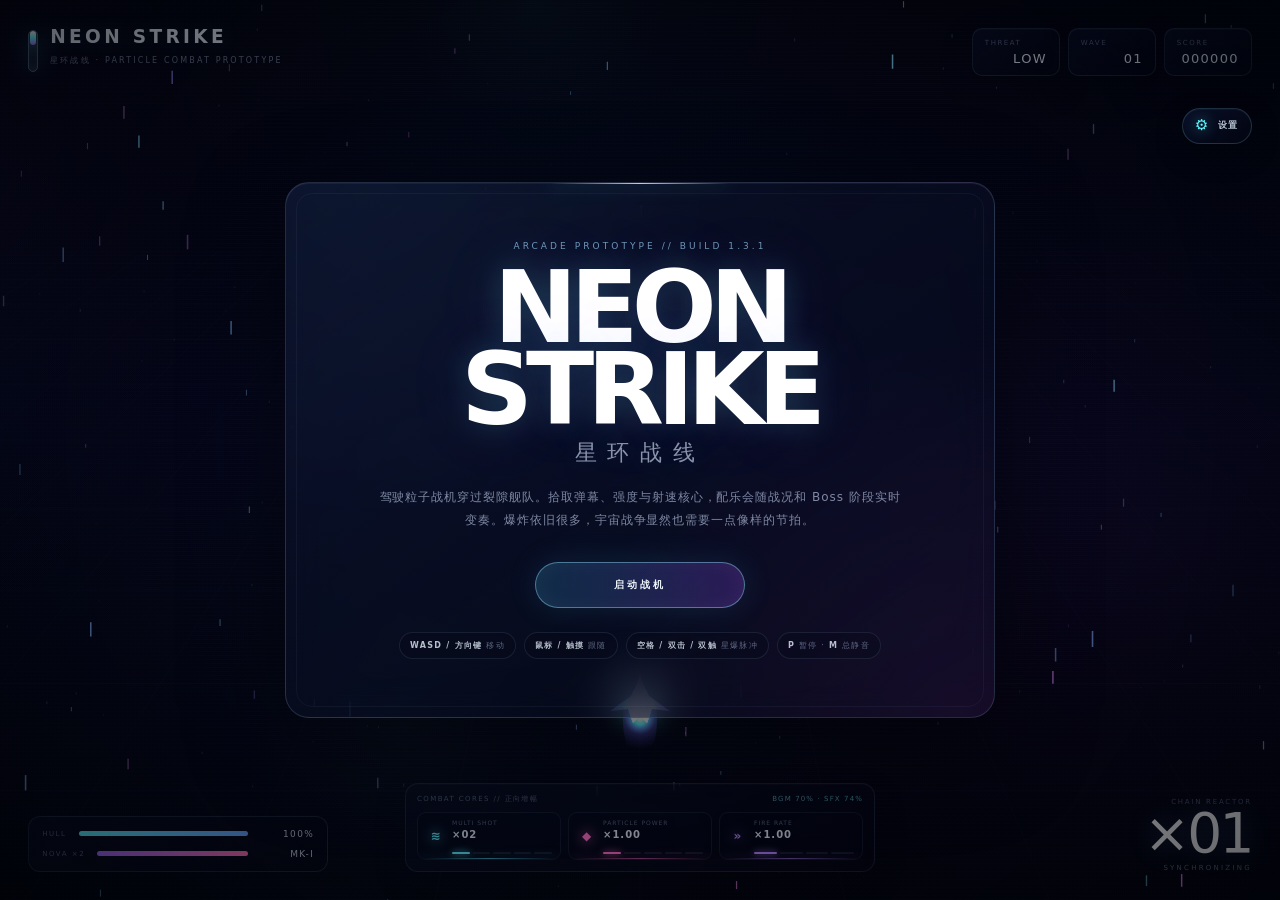
<file: index.html>
<!doctype html>
<html lang="zh-CN">
<head>
  <meta charset="utf-8">
  <meta name="viewport" content="width=device-width,initial-scale=1,viewport-fit=cover,interactive-widget=resizes-content">
  <meta name="theme-color" content="#02030b">
  <meta name="description" content="NEON STRIKE V2：粒子打击、程序化配乐、战斗 Buff、独立音频/震动/界面抖动设置、自适应分帧粒子调度与移动端视口稳定修复。">
  <title>NEON STRIKE V2 · Build 1.3.1</title>
  <style>
    html,body{width:100%;height:100%;margin:0;background:#02030b;color:#fff;font:14px system-ui,-apple-system,"Segoe UI",sans-serif;overflow:hidden}
    #boot{position:fixed;inset:0;display:grid;place-items:center;background:radial-gradient(circle at 50% 42%,#102354 0,#05091a 34%,#02030b 72%)}
    .loader{text-align:center;letter-spacing:.16em;text-transform:uppercase;color:#8eeaff;text-shadow:0 0 18px #16bfff}
    .loader:before{content:"";display:block;width:58px;height:58px;margin:0 auto 18px;border:2px solid #23456f;border-top-color:#82f7ff;border-radius:50%;animation:spin .8s linear infinite;box-shadow:0 0 24px #08bfff55}
    .fallback{display:block;margin-top:18px;color:#fff;text-transform:none;letter-spacing:0}
    @keyframes spin{to{transform:rotate(360deg)}}
  </style>
</head>
<body>
  <div id="boot"><div class="loader">正在装载星际战场<div class="fallback" id="status">校准移动视口与粒子调度器…</div></div></div>
  <script>
  (async()=>{
    const status=document.getElementById('status');
    const build='1.3.1-e721c8e1';
    try{
      const files=["neon-strike-v2/payload/p00.txt","neon-strike-v2/payload/p01.txt","neon-strike-v2/payload/p02.txt","neon-strike-v2/payload/p03.txt","neon-strike-v2/payload/p04.txt","neon-strike-v2/payload/p05.txt","neon-strike-v2/payload/p06.txt"].map(file=>`${file}?v=${build}`);
      const parts=[];
      for(let index=0;index<files.length;index++){
        status.textContent=`同步战斗模块 ${index+1}/${files.length}`;
        const response=await fetch(files[index],{cache:'no-store'});
        if(!response.ok) throw new Error(`${files[index]}: HTTP ${response.status}`);
        let part=await response.text();
        if(index===0) part=part.replace('LZroApzIoOw/MiBJzef','LproApzIoOw/MiCBDWf');
        parts.push(part);
      }
      if(typeof DecompressionStream==='undefined'){location.replace(`./neon-strike-v2/source.html?v=${build}`);return}
      status.textContent='启动跃迁引擎…';
      const bytes=Uint8Array.from(atob(parts.join('')),char=>char.charCodeAt(0));
      const html=await new Response(new Blob([bytes]).stream().pipeThrough(new DecompressionStream('gzip'))).text();
      document.open();document.write(html);document.close();
    }catch(error){
      console.error(error);
      document.getElementById('boot').innerHTML=`<div class="loader">载入失败<div class="fallback">${String(error.message||error)}</div><a class="fallback" href="./neon-strike-v2/source.html?v=${build}">打开备用游戏入口</a></div>`;
    }
  })();
  </script>
</body>
</html>
</file>
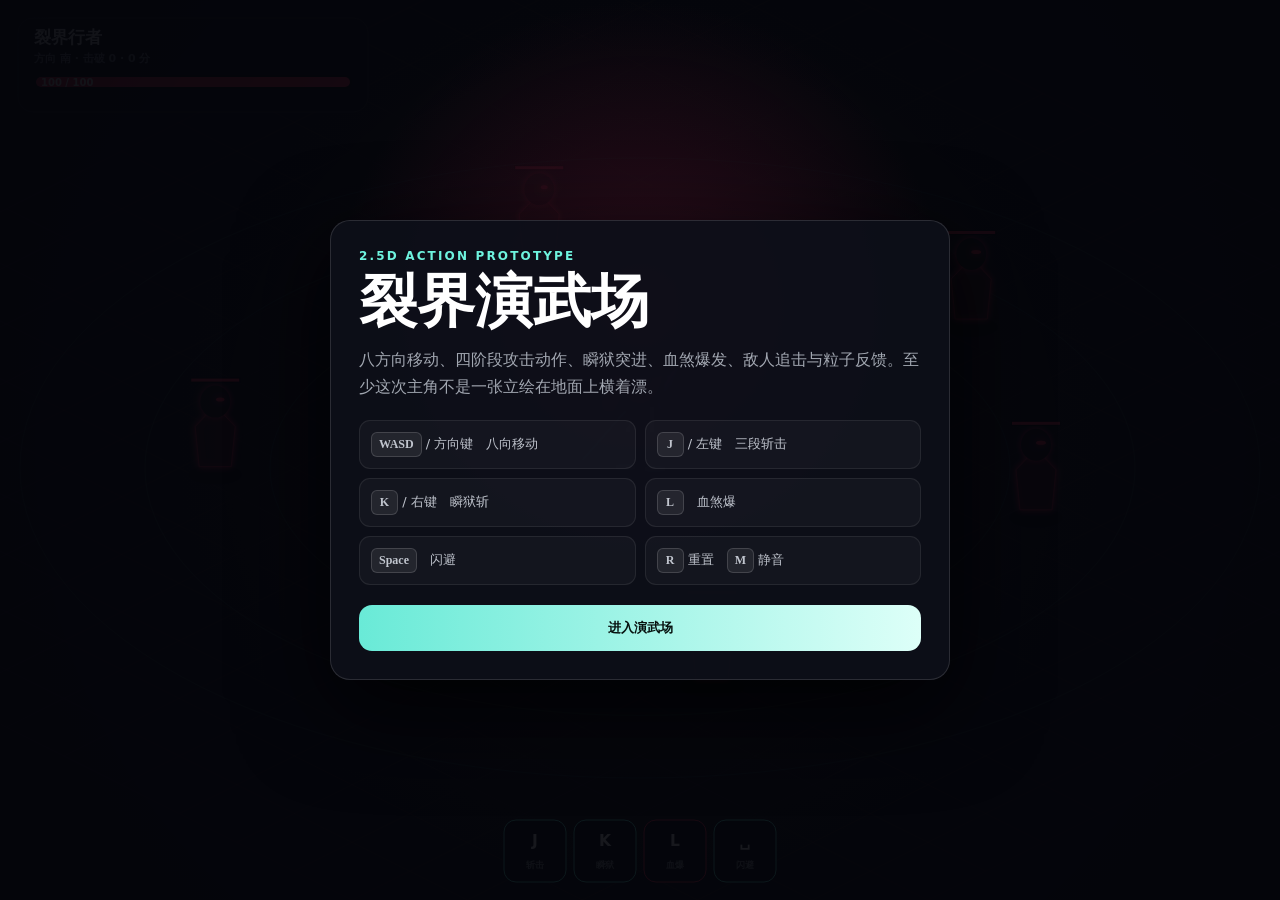
<file: ashen-blade-demo-live/index.html>
<!doctype html><html lang='zh-CN'><head><meta charset='utf-8'><meta name='viewport' content='width=device-width,initial-scale=1,maximum-scale=1,user-scalable=no,viewport-fit=cover'><meta name='theme-color' content='#05060b'><title>裂界演武场 · 2.5D Demo</title><style>*{box-sizing:border-box}html,body{width:100%;height:100%;margin:0;overflow:hidden;background:#05060b;color:#fff;font-family:Inter,system-ui,-apple-system,'Segoe UI','Microsoft YaHei',sans-serif}body{user-select:none;touch-action:none}canvas{display:block;width:100vw;height:100vh}.b{position:fixed;inset:0;z-index:5;display:grid;place-items:center;padding:22px;background:radial-gradient(circle at 50% 34%,#4a132599,transparent 35%),#05060be8;transition:.3s}.b.h{opacity:0;visibility:hidden;pointer-events:none}.c{width:min(620px,94vw);padding:28px;border:1px solid #ffffff20;border-radius:20px;background:#0d1019ed;box-shadow:0 28px 90px #000c}.e{font-size:12px;font-weight:900;letter-spacing:.18em;color:#6ef3de}h1{font-size:clamp(34px,7vw,58px);line-height:1;margin:9px 0 12px}.c p{line-height:1.7;color:#dfe6f0b5}.k{display:grid;grid-template-columns:1fr 1fr;gap:9px;margin:20px 0}.k div{padding:11px;border:1px solid #ffffff14;border-radius:11px;background:#ffffff08;color:#edf2fbc7;font-size:13px}kbd{display:inline-grid;place-items:center;min-width:27px;height:25px;padding:0 7px;border:1px solid #ffffff25;border-radius:6px;background:#ffffff12;font:800 12px ui-monospace}button{width:100%;padding:14px;border:0;border-radius:13px;background:linear-gradient(90deg,#69ead7,#ddfff8);color:#07110f;font-weight:950;cursor:pointer}@media(max-width:620px){.c{padding:22px 18px}.k{grid-template-columns:1fr}.k div:nth-child(n+5){display:none}}</style></head><body><canvas></canvas><div class='b'><div class='c'><div class='e'>2.5D ACTION PROTOTYPE</div><h1>裂界演武场</h1><p>八方向移动、四阶段攻击动作、瞬狱突进、血煞爆发、敌人追击与粒子反馈。至少这次主角不是一张立绘在地面上横着漂。</p><div class='k'><div><kbd>WASD</kbd> / 方向键　八向移动</div><div><kbd>J</kbd> / 左键　三段斩击</div><div><kbd>K</kbd> / 右键　瞬狱斩</div><div><kbd>L</kbd>　血煞爆</div><div><kbd>Space</kbd>　闪避</div><div><kbd>R</kbd> 重置　<kbd>M</kbd> 静音</div></div><button>进入演武场</button></div></div><script>(()=>{'use strict';const c=document.querySelector('canvas'),g=c.getContext('2d'),B=document.querySelector('.b'),btn=document.querySelector('button'),T=Math.PI*2,C=(v,a,b)=>Math.max(a,Math.min(b,v)),N=(x,y)=>{let l=Math.hypot(x,y)||1;return{x:x/l,y:y/l,l}},R=(a,b)=>a+Math.random()*(b-a);let w=innerWidth,h=innerHeight,d=Math.min(devicePixelRatio||1,2),z=1,ix=.72,iy=.36,go=0,last=performance.now(),sh=0,fl=0,fr=0,score=0,kills=0,mute=0,ac=null,parts=[],fx=[],en=[];const key=new Set,cam={x:0,y:0},p={x:0,y:0,dx:0,dy:1,hp:100,max:100,m:0,a:0,ad:.23,co:0,ct:0,cd:0,da:null,dc:0,bu:null,bc:0,ro:null,rc:0,iv:0,hit:0,dead:0};function rs(){w=innerWidth;h=innerHeight;d=Math.min(devicePixelRatio||1,2);c.width=w*d;c.height=h*d;c.style.width=w+'px';c.style.height=h+'px';g.setTransform(d,0,0,d,0,0);z=C(Math.min(w/1280,h/720),.62,1.2);ix=.72*z;iy=.36*z}addEventListener('resize',rs);rs();function P(x,y,q=0){return{x:w/2+(x-y)*ix-(cam.x-cam.y)*ix,y:h*.52+(x+y)*iy-(cam.x+cam.y)*iy-q*z}}function SW(x,y,s=1){return{x:(x/(2*ix)+y/(2*iy))*s,y:(y/(2*iy)-x/(2*ix))*s}}function snd(f=180,t=.08,ty='sawtooth',v=.025){if(mute)return;try{ac||=new AudioContext;let o=ac.createOscillator(),a=ac.createGain();o.type=ty;o.frequency.setValueAtTime(f,ac.currentTime);o.frequency.exponentialRampToValueAtTime(Math.max(35,f*.55),ac.currentTime+t);a.gain.setValueAtTime(v,ac.currentTime);a.gain.exponentialRampToValueAtTime(.0001,ac.currentTime+t);o.connect(a).connect(ac.destination);o.start();o.stop(ac.currentTime+t)}catch{}}function E(x,y,t=0){return{x,y,vx:0,vy:0,hp:t?110:72,max:t?110:72,r:t?29:24,t,ok:1,hit:0,st:0,wi:0,re:0,ph:Math.random()*T}}function reset(){Object.assign(p,{x:0,y:0,dx:0,dy:1,hp:100,m:0,a:0,co:0,ct:0,cd:0,da:null,dc:0,bu:null,bc:0,ro:null,rc:0,iv:1,hit:0,dead:0});parts=[];fx=[];en=[E(-360,-220),E(340,-210),E(-290,300),E(350,250,1),E(30,-430)];score=kills=0;cam.x=cam.y=0}reset();function I(){let x=(key.has('KeyD')||key.has('ArrowRight'))-(key.has('KeyA')||key.has('ArrowLeft')),y=(key.has('KeyS')||key.has('ArrowDown'))-(key.has('KeyW')||key.has('ArrowUp'));return N(x,y)}function pt(o){parts.push(Object.assign({x:0,y:0,q:0,vx:0,vy:0,vq:0,life:.5,age:0,s:3,col:'#fff',gr:180,dr:2,add:1},o))}function dust(x,y){for(let i=0;i<6;i++)pt({x:x+R(-16,16),y:y+R(-16,16),q:2,vx:R(-35,35),vy:R(-35,35),vq:R(8,34),life:R(.25,.5),s:R(7,15),col:'#725661',add:0,gr:30,dr:4})}function spark(x,y,sx,sy,b=0){for(let i=0;i<(b?28:13);i++){let a=Math.atan2(sy,sx)+R(-1.1,1.1),v=SW(Math.cos(a),Math.sin(a),R(b?180:100,b?480:290));pt({x,y,q:R(28,85),vx:v.x,vy:v.y,vq:R(20,190),life:R(.2,.58),s:R(1.5,b?6:4),col:i%3?'#6ff5df':'#ff3159',gr:260})}}function hit(e,n,sx,sy,b=0){if(!e.ok)return;e.hp-=n;e.hit=.13;e.st=b?.24:.11;let k=SW(sx,sy,b?350:170);e.vx+=k.x;e.vy+=k.y;spark(e.x,e.y,sx,sy,b);fx.push({t:'n',x:e.x,y:e.y,q:95,tx:String(n),age:0,life:.75,b});sh=Math.max(sh,b?14:7);fr=Math.max(fr,b?.035:.014);score+=n*10;snd(b?90:135,b?.12:.07,'square',b?.035:.02);if(e.hp<=0){e.ok=0;e.re=3.2;kills++;score+=e.t?1800:1000;fx.push({t:'r',x:e.x,y:e.y,age:0,life:.58,rad:135,col:'#ef3154'});for(let i=0;i<38;i++){let a=R(0,T),v=SW(Math.cos(a),Math.sin(a),R(80,390));pt({x:e.x,y:e.y,q:R(15,100),vx:v.x,vy:v.y,vq:R(20,210),life:R(.35,.9),s:R(2,7),col:i%3?'#d71c45':'#64f5df',gr:250})}}}function attack(){if(!go||p.dead||p.cd||p.da||p.ro||p.bu)return;p.co=p.ct?p.co%3+1:1;p.ct=.58;p.cd=p.co===3?.37:.24;p.ad=p.co===3?.29:.22;p.a=p.ad;let ra=p.co===3?210:165,dm=[0,18,21,33][p.co],b=p.co===3,H=P(p.x,p.y);for(const e of en){if(!e.ok)continue;let q=P(e.x,e.y),n=N(q.x-H.x,q.y-H.y);if(n.l<ra&&n.x*p.dx+n.y*p.dy>-.02)hit(e,dm,n.x,n.y,b)}fx.push({t:'s',x:p.x,y:p.y,q:54,ang:Math.atan2(p.dy,p.dx),age:0,life:b?.3:.22,b});snd(b?185:270,.1,'sawtooth',.03)}function dash(){if(!go||p.dead||p.dc||p.da||p.ro||p.bu)return;p.dc=3;p.da={x:p.dx,y:p.dy,t:0,d:.31,set:new Set};p.iv=.38;fx.push({t:'r',x:p.x,y:p.y,age:0,life:.38,rad:95,col:'#62f5df'});snd(130,.22,'sine',.035)}function burst(){if(!go||p.dead||p.bc||p.da||p.ro||p.bu)return;p.bc=6;p.bu={t:0,d:.68,f:0};snd(72,.36,'triangle',.035)}function fire(){let H=P(p.x,p.y);for(const e of en){if(!e.ok)continue;let q=P(e.x,e.y),n=N(q.x-H.x,q.y-H.y);if(n.l<285)hit(e,44,n.x,n.y,1)}fx.push({t:'r',x:p.x,y:p.y,age:0,life:.76,rad:310,col:'#f22c53'},{t:'v',x:p.x,y:p.y,q:60,age:0,life:.5});for(let i=0;i<85;i++){let a=R(0,T),v=SW(Math.cos(a),Math.sin(a),R(90,520));pt({x:p.x,y:p.y,q:R(10,120),vx:v.x,vy:v.y,vq:R(20,230),life:R(.3,.85),s:R(2,7),col:i%3?'#f12652':'#62f4df',gr:250})}sh=20;fl=.35;fr=.05;snd(58,.35,'sawtooth',.055)}function roll(){if(!go||p.dead||p.rc||p.da||p.ro||p.bu)return;let i=I(),x=i.l>1.01?i.x:p.dx,y=i.l>1.01?i.y:p.dy;p.rc=1.05;p.ro={x,y,t:0,d:.21};p.iv=.32;dust(p.x,p.y);snd(230,.1,'triangle',.02)}function hurt(n,sx,sy){if(p.iv||p.dead)return;p.hp=Math.max(0,p.hp-n);p.iv=.58;p.hit=.2;spark(p.x,p.y,sx,sy);sh=14;fl=.2;fx.push({t:'n',x:p.x,y:p.y,q:105,tx:'-'+n,age:0,life:.8});snd(85,.16,'square',.04);if(!p.hp){p.dead=1.6;fx.push({t:'m',tx:'灵魂重构中…',age:0,life:1.5})}}function UH(dt){for(const k of ['cd','ct','dc','bc','rc','iv','hit'])p[k]=Math.max(0,p[k]-dt);p.a=Math.max(0,p.a-dt);if(!p.ct)p.co=0;if(p.dead){p.dead-=dt;if(p.dead<=0){p.x=p.y=0;p.hp=100;p.iv=1;fl=.3}return}if(p.bu){p.bu.t+=dt;if(!p.bu.f&&p.bu.t>.28){p.bu.f=1;fire()}if(p.bu.t>=p.bu.d)p.bu=null;p.m=0;return}if(p.da){let q=p.da,t=q.t/q.d,s=1050+(520-1050)*t,v=SW(q.x,q.y,s*dt);p.x+=v.x;p.y+=v.y;q.t+=dt;p.m=1;p.dx=q.x;p.dy=q.y;dust(p.x,p.y);for(const e of en){if(!e.ok||q.set.has(e))continue;let a=P(e.x,e.y),b=P(p.x,p.y);if(Math.hypot(a.x-b.x,a.y-b.y)<84){q.set.add(e);hit(e,35,q.x,q.y,1)}}if(q.t>=q.d)p.da=null;return}if(p.ro){let q=p.ro,t=q.t/q.d,s=780+(360-780)*t,v=SW(q.x,q.y,s*dt);p.x+=v.x;p.y+=v.y;q.t+=dt;p.m=1;p.dx=q.x;p.dy=q.y;if(Math.random()<.55)dust(p.x,p.y);if(q.t>=q.d)p.ro=null;return}let i=I();p.m=i.l>1.01;if(p.m){p.dx=i.x;p.dy=i.y;let v=SW(i.x,i.y,275*dt*(p.a?.35:1));p.x+=v.x;p.y+=v.y;if(Math.random()<dt*10)dust(p.x,p.y)}p.x=C(p.x,-690,690);p.y=C(p.y,-690,690)}function UE(dt){for(const e of en){e.hit=Math.max(0,e.hit-dt);e.st=Math.max(0,e.st-dt);if(!e.ok){e.re-=dt;if(e.re<=0){let a=R(0,T),r=R(400,620);Object.assign(e,{x:Math.cos(a)*r,y:Math.sin(a)*r,hp:e.max,ok:1,hit:0,st:0,wi:0})}continue}if(e.st){e.x+=e.vx*dt;e.y+=e.vy*dt;e.vx*=.86;e.vy*=.86;continue}let a=P(p.x,p.y),b=P(e.x,e.y),n=N(a.x-b.x,a.y-b.y);if(e.wi){e.wi-=dt;if(e.wi<=0&&n.l<105)hurt(e.t?19:13,n.x,n.y)}else if(n.l<94){e.wi=.55;fx.push({t:'w',x:e.x,y:e.y,age:0,life:.55,rad:e.t?80:65})}else{let v=SW(n.x,n.y,(e.t?105:125)*dt);e.x+=v.x;e.y+=v.y}e.x+=e.vx*dt;e.y+=e.vy*dt;e.vx*=.9;e.vy*=.9}}function U(dt){if(!go)return;if(fr){fr=Math.max(0,fr-dt);return}UH(dt);UE(dt);for(const q of parts){q.age+=dt;q.x+=q.vx*dt;q.y+=q.vy*dt;q.q+=q.vq*dt;q.vq-=q.gr*dt;let a=Math.exp(-q.dr*dt);q.vx*=a;q.vy*=a;if(q.q<0){q.q=0;q.vq*=-.25}}parts=parts.filter(q=>q.age<q.life);for(const q of fx)q.age+=dt;fx=fx.filter(q=>q.age<q.life);cam.x+=(p.x-cam.x)*(1-Math.exp(-dt*5));cam.y+=(p.y-cam.y)*(1-Math.exp(-dt*5));sh*=Math.exp(-dt*13);fl=Math.max(0,fl-dt*1.8)}function el(x,y,rx,ry,col){g.beginPath();g.ellipse(x,y,rx,ry,0,0,T);g.fillStyle=col;g.fill()}function hero(){let q=P(p.x,p.y),a=Math.round(Math.atan2(p.dy,p.dx)/(Math.PI/4))*Math.PI/4,f=p.a?C(Math.floor((1-p.a/p.ad)*4),0,3):p.da?C(Math.floor(p.da.t/p.da.d*4),0,3):p.bu?C(Math.floor(p.bu.t/p.bu.d*4),0,3):p.m?Math.floor(performance.now()/90)%4:0,bob=p.m&&!p.a?Math.sin(performance.now()/70)*3:0,side=Math.cos(a),back=Math.sin(a)<-.35,sa=a+(p.a?[-1.15,-.35,.48,.9][f]:.72),len=p.a?[85,108,132,96][f]:108;g.save();g.translate(q.x,q.y+bob);g.scale(z,z);g.globalAlpha=p.dead?C(p.dead/1.6,.15,1):1;el(0,3,34,13,'#0009');g.lineCap='round';g.lineWidth=14;g.strokeStyle='#172249';g.beginPath();g.moveTo(-8,-58);g.lineTo(-12-(f%2)*4,-25);g.lineTo(-14,0);g.moveTo(8,-58);g.lineTo(12+(f%2)*4,-25);g.lineTo(14,0);g.stroke();g.lineWidth=5;g.strokeStyle='#dce7ff';g.beginPath();g.moveTo(-22,-1);g.lineTo(-7,-1);g.moveTo(7,1);g.lineTo(23,1);g.stroke();g.fillStyle='#172249';g.beginPath();g.moveTo(-22,-66);g.lineTo(0,-58);g.lineTo(22,-66);g.lineTo(18,-37);g.lineTo(0,-30);g.lineTo(-18,-37);g.closePath();g.fill();g.fillStyle='#e7eef9';g.fillRect(-14,-61,4,25);g.fillRect(10,-61,4,25);g.save();g.translate(side*8,-72);g.rotate(sa);g.fillStyle='#0c1019';g.fillRect(-8,-5,19,10);let gr=g.createLinearGradient(10,0,len,0);gr.addColorStop(0,'#3d4658');gr.addColorStop(.5,'#171a25');gr.addColorStop(1,'#05060a');g.fillStyle=gr;g.beginPath();g.moveTo(8,-10);g.lineTo(len-18,-14);g.lineTo(len,0);g.lineTo(len-18,14);g.lineTo(8,10);g.closePath();g.fill();g.strokeStyle='#52e9d6';g.lineWidth=2;g.beginPath();g.moveTo(22,1);g.lineTo(len-23,1);g.stroke();g.restore();g.lineWidth=15;g.strokeStyle='#c87a5c';g.beginPath();g.moveTo(-17,-91);g.lineTo(-31,-64);g.stroke();g.lineWidth=18;g.strokeStyle='#25122f';g.shadowColor='#a83dff';g.shadowBlur=9;g.beginPath();g.moveTo(17,-91);g.lineTo(31,-62);g.stroke();g.shadowBlur=0;for(let i=0;i<5;i++){g.strokeStyle=`rgba(${100+i*20},${25+i*8},${145+i*15},${.7-i*.08})`;g.lineWidth=3;g.beginPath();g.moveTo(25,-76-i*2);g.quadraticCurveTo(42+i*2,-99-i*7,34+i*6,-116-i*8);g.stroke()}el(0,-96,22,31,'#c87a5c');g.strokeStyle='#7c392e';g.lineWidth=2;g.beginPath();g.moveTo(-12,-90);g.lineTo(-4,-72);g.moveTo(12,-90);g.lineTo(4,-72);g.stroke();el(side*2,-128,16,17,'#bd7358');for(let i=0;i<14;i++){let u=i/14*T,r=i%2?24:32;g.fillStyle='#f7e4c8';g.beginPath();g.moveTo(Math.cos(u)*5,-132+Math.sin(u)*5);g.lineTo(Math.cos(u-.18)*r,-132+Math.sin(u-.18)*r);g.lineTo(Math.cos(u+.18)*r,-132+Math.sin(u+.18)*r);g.closePath();g.fill()}if(!back)el(side*6,-128,2.7,1.7,'#ff5964');if(p.hit){g.globalCompositeOperation='screen';g.globalAlpha=p.hit*3;el(0,-76,60,80,'#fff')}g.restore()}function enemy(e){let q=P(e.x,e.y),t=performance.now()/1000+e.ph;g.save();g.translate(q.x,q.y);g.scale(z,z);el(0,3,e.r*1.1,10,'#0009');g.shadowColor='#e52c4e';g.shadowBlur=e.wi?18:6;g.fillStyle=e.hit?'#fff':'#35101c';g.beginPath();g.moveTo(-20,-45);g.lineTo(0,-66);g.lineTo(20,-45);g.lineTo(16,-5);g.lineTo(-16,-5);g.closePath();g.fill();g.strokeStyle='#b62745';g.stroke();el(0,-70,15,16,'#1b1019');el(5,-72,4+Math.sin(t*4),2,'#ff3157');g.shadowBlur=0;g.fillStyle='#000b';g.fillRect(-25,-94,50,5);g.fillStyle='#ee3154';g.fillRect(-24,-93,48*C(e.hp/e.max,0,1),3);g.restore()}function floor(){g.fillStyle='#05060b';g.fillRect(0,0,w,h);let v=g.createRadialGradient(w/2,h*.46,20,w/2,h*.46,Math.max(w,h)*.66);v.addColorStop(0,'#1b131e');v.addColorStop(.48,'#0d0d16');v.addColorStop(1,'#04050a');g.fillStyle=v;g.fillRect(0,0,w,h);g.strokeStyle='#8a264622';for(let i=-800;i<=800;i+=80){let a=P(i,-800),b=P(i,800);g.beginPath();g.moveTo(a.x,a.y);g.lineTo(b.x,b.y);g.stroke();a=P(-800,i);b=P(800,i);g.beginPath();g.moveTo(a.x,a.y);g.lineTo(b.x,b.y);g.stroke()}let o=P(0,0);g.save();g.translate(o.x,o.y);g.scale(1,.5);g.strokeStyle='#6df6df33';for(let r=120;r<=620;r+=125){g.beginPath();g.arc(0,0,r*z,0,T);g.stroke()}g.restore()}function effects(layer){for(const e of fx){let t=e.age/e.life,q=e.x===undefined?0:P(e.x,e.y,e.q||0);if(e.t==='r'&&!layer){g.save();g.translate(q.x,q.y);g.scale(1,.5);g.strokeStyle=e.col;g.globalAlpha=1-t;g.lineWidth=(8-6*t)*z;g.beginPath();g.arc(0,0,e.rad*(1-(1-t)**3)*z,0,T);g.stroke();g.restore()}if(e.t==='w'&&!layer){g.save();g.translate(q.x,q.y);g.scale(1,.5);g.fillStyle=`rgba(240,37,76,${.08+t*.18})`;g.strokeStyle=`rgba(255,55,88,${.35+t*.6})`;g.lineWidth=2+4*t;g.beginPath();g.arc(0,0,e.rad*(1-t*.3)*z,0,T);g.fill();g.stroke();g.restore()}if(e.t==='s'&&layer){g.save();g.translate(q.x,q.y);g.rotate(e.ang);g.scale(1,.62);g.globalCompositeOperation='lighter';for(let j=0;j<4;j++){g.strokeStyle=j?`rgba(85,245,222,${(1-t)*.55})`:`rgba(250,255,255,${(1-t)*.85})`;g.lineWidth=(13-j*2.5)*z;g.beginPath();g.arc(35*z,0,(e.b?170:125)*z*(1-j*.06),-1.05,1.05);g.stroke()}g.restore()}if(e.t==='v'&&layer){let r=(1-(1-t)**3)*230*z,v=g.createRadialGradient(q.x,q.y,0,q.x,q.y,r);v.addColorStop(0,`rgba(255,245,248,${(1-t)*.6})`);v.addColorStop(.25,`rgba(244,35,75,${(1-t)*.42})`);v.addColorStop(.72,`rgba(88,247,222,${(1-t)*.14})`);v.addColorStop(1,'transparent');g.fillStyle=v;g.beginPath();g.arc(q.x,q.y,r,0,T);g.fill()}if(e.t==='n'&&layer){g.save();g.globalAlpha=1-t;g.textAlign='center';g.font=`900 ${(e.b?27:20)*z}px system-ui`;g.lineWidth=5;g.strokeStyle='#000c';g.strokeText(e.tx,q.x,q.y-25*t);g.fillStyle=e.b?'#fff0d7':'#fff';g.fillText(e.tx,q.x,q.y-25*t);g.restore()}if(e.t==='m'&&layer){g.save();g.globalAlpha=Math.sin(Math.PI*t);g.textAlign='center';g.font='900 38px system-ui';g.fillStyle='#fff';g.fillText(e.tx,w/2,h*.25);g.restore()}}}function particles(){for(const e of parts){let q=P(e.x,e.y,e.q),t=e.age/e.life;g.save();g.globalAlpha=(1-t)*.9;if(e.add)g.globalCompositeOperation='lighter';g.fillStyle=e.col;g.beginPath();g.arc(q.x,q.y,e.s*z*(1-t*.35),0,T);g.fill();g.restore()}}function UI(){let x=18,y=18,W=Math.min(350,w-36);g.fillStyle='#070911dc';g.strokeStyle='#ffffff18';g.beginPath();g.roundRect(x,y,W,94,15);g.fill();g.stroke();g.fillStyle='#fff';g.font='900 17px system-ui';g.fillText('裂界行者',x+16,y+25);let nm=['东','东南','南','西南','西','西北','北','东北'],a=Math.atan2(p.dy,p.dx);if(a<0)a+=T;g.fillStyle='#dce5f099';g.font='700 11px system-ui';g.fillText(`方向 ${nm[Math.round(a/(T/8))%8]} · 击破 ${kills} · ${score.toLocaleString()} 分`,x+16,y+44);g.fillStyle='#000b';g.beginPath();g.roundRect(x+16,y+57,W-32,14,7);g.fill();g.fillStyle='#ef3155';g.beginPath();g.roundRect(x+18,y+59,(W-36)*p.hp/p.max,10,5);g.fill();g.fillStyle='#fff';g.font='800 10px system-ui';g.fillText(`${Math.ceil(p.hp)} / ${p.max}`,x+23,y+68);let ar=[['J','斩击',p.cd,.37],['K','瞬狱',p.dc,3],['L','血爆',p.bc,6],['␣','闪避',p.rc,1.05]],s=C(62*z,52,68),gap=8,all=s*4+gap*3,sx=(w-all)/2,sy=h-s-18;ar.forEach((v,i)=>{let xx=sx+i*(s+gap);g.fillStyle='#080b12e8';g.strokeStyle=v[2]?'#ffffff18':i===2?'#ff3157':'#62f5df';g.beginPath();g.roundRect(xx,sy,s,s,12);g.fill();g.stroke();g.textAlign='center';g.fillStyle='#fff';g.font=`900 ${s*.25}px system-ui`;g.fillText(v[0],xx+s/2,sy+s*.42);g.font=`700 ${s*.14}px system-ui`;g.fillStyle='#dbe5efaa';g.fillText(v[1],xx+s/2,sy+s*.78);if(v[2]){g.fillStyle='#020309b9';g.fillRect(xx,sy,s,s*C(v[2]/v[3],0,1));g.fillStyle='#fff';g.font=`900 ${s*.25}px system-ui`;g.fillText(v[2].toFixed(v[2]<1?1:0),xx+s/2,sy+s*.5)}});g.textAlign='left'}function D(){g.setTransform(d,0,0,d,0,0);let x=sh?(Math.random()*2-1)*sh:0,y=sh?(Math.random()*2-1)*sh*.55:0;g.save();g.translate(x,y);floor();effects(0);let a=en.filter(e=>e.ok).map(e=>({d:e.x+e.y,e}));a.push({d:p.x+p.y,p:1});a.sort((a,b)=>a.d-b.d);for(const o of a)o.p?hero():enemy(o.e);particles();effects(1);g.restore();UI();if(fl){g.fillStyle=`rgba(255,235,240,${fl*.33})`;g.fillRect(0,0,w,h)}let v=g.createRadialGradient(w/2,h*.5,Math.min(w,h)*.2,w/2,h*.5,Math.max(w,h)*.72);v.addColorStop(0,'transparent');v.addColorStop(1,'#0009');g.fillStyle=v;g.fillRect(0,0,w,h)}function loop(n){let dt=Math.min(.033,(n-last)/1000);last=n;U(dt);D();requestAnimationFrame(loop)}requestAnimationFrame(loop);addEventListener('keydown',e=>{key.add(e.code);if(['Space','ArrowUp','ArrowDown','ArrowLeft','ArrowRight'].includes(e.code))e.preventDefault();if(e.code==='KeyJ')attack();if(e.code==='KeyK')dash();if(e.code==='KeyL')burst();if(e.code==='Space')roll();if(e.code==='KeyR')reset();if(e.code==='KeyM')mute=!mute});addEventListener('keyup',e=>key.delete(e.code));c.addEventListener('pointerdown',e=>{e.preventDefault();e.button===0?attack():dash()});c.addEventListener('contextmenu',e=>e.preventDefault());btn.onclick=()=>{go=1;B.classList.add('h');ac||=new AudioContext;snd(180,.12,'triangle',.02)}})();</script></body></html>
</file>
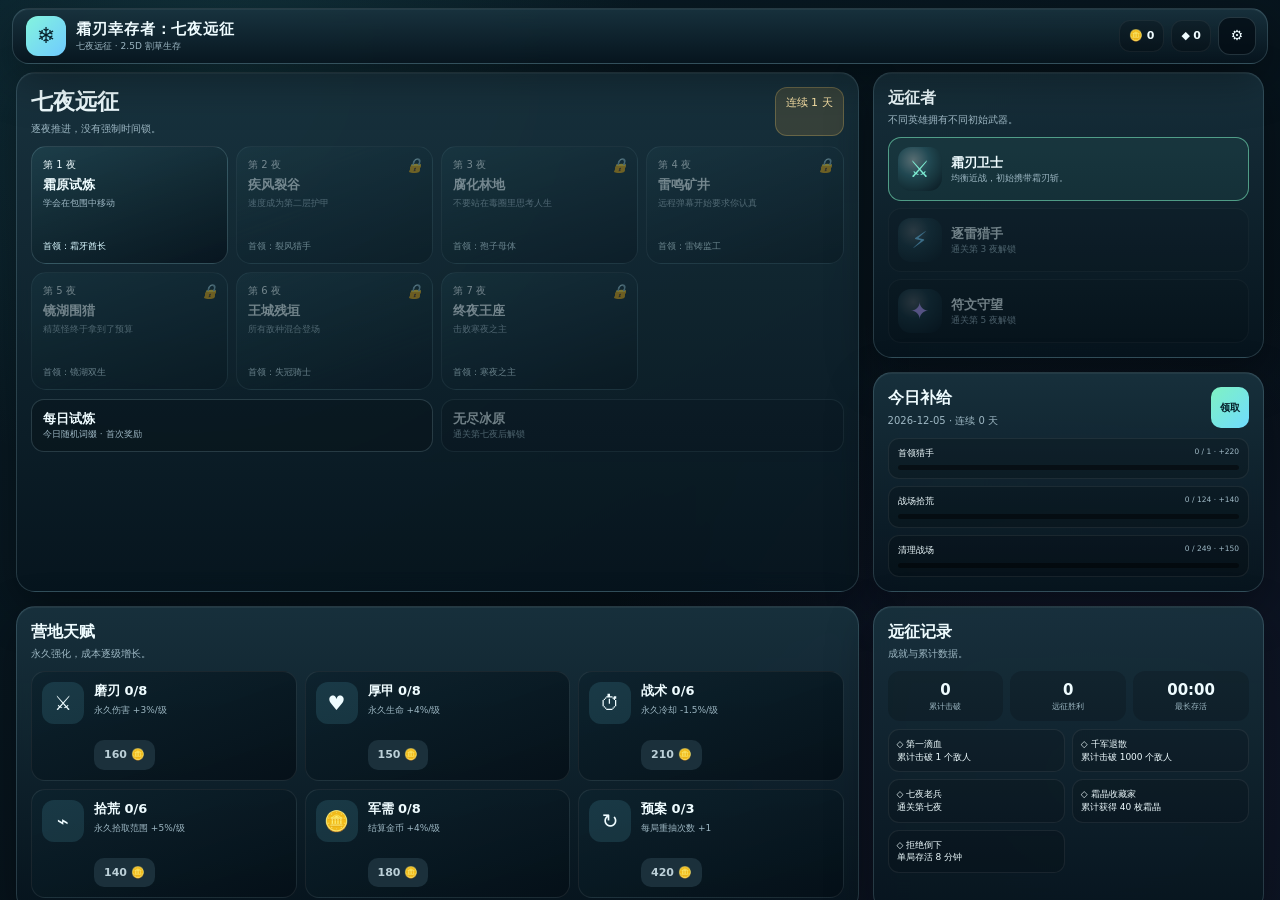
<file: frostblade-survivors/index.html>
<!doctype html>
<html lang="zh-CN">
<head>
  <meta charset="utf-8">
  <meta name="viewport" content="width=device-width,initial-scale=1,maximum-scale=1,user-scalable=no,viewport-fit=cover">
  <meta name="theme-color" content="#07141c">
  <meta name="description" content="霜刃幸存者：七夜远征。一款支持桌面与移动端的 2.5D 割草生存游戏。">
  <title>霜刃幸存者：七夜远征 · v1.3.2</title>
  <link rel="manifest" href="./manifest.webmanifest">
  <link rel="stylesheet" href="./styles.css?v=1.3.2">
  <link rel="stylesheet" href="./mobile-tuning-v1.3.2.css?v=1.3.2">
</head>
<body>
  <div id="app">
    <canvas id="gameCanvas" aria-label="霜刃幸存者游戏画面" data-i18n-aria="app.canvas"></canvas>

    <div id="orientationOverlay" class="orientation-overlay" hidden role="dialog" aria-modal="true" aria-labelledby="orientationTitle">
      <section class="orientation-card glass">
        <div class="orientation-phone" aria-hidden="true"><i></i><b>↻</b></div>
        <h2 id="orientationTitle" data-i18n="orientation.title">请横屏游玩</h2>
        <p data-i18n="orientation.desc">旋转设备后会自动切换回游戏。也可以尝试进入全屏并锁定横屏。</p>
        <button id="requestLandscapeButton" class="primary-button" type="button" data-i18n="orientation.enter">进入横屏</button>
        <small id="orientationStatus" data-i18n="orientation.waiting">等待设备旋转</small>
      </section>
    </div>

    <section id="menuScreen" class="screen active" aria-label="主菜单" data-i18n-aria="menu.aria">
      <header class="topbar glass">
        <div class="brand">
          <span class="brand-mark">❄</span>
          <div><strong data-i18n="app.title">霜刃幸存者</strong><small data-i18n="app.subtitle">七夜远征 · 2.5D 割草生存</small></div>
        </div>
        <div class="wallet">
          <span title="远征金币" data-i18n-title="wallet.coins">🪙 <b id="coinText">0</b></span>
          <span title="霜晶" data-i18n-title="wallet.shards">◆ <b id="shardText">0</b></span>
          <button id="openSettings" class="icon-button" type="button" aria-label="打开设置" data-i18n-aria="settings.open">⚙</button>
        </div>
      </header>

      <nav id="mobileMenuTabs" class="mobile-tabs glass" aria-label="主页切换" data-i18n-aria="menu.tabsAria">
        <button class="mobile-tab active" data-tab="campaign" type="button" data-i18n="menu.tab.campaign">远征</button>
        <button class="mobile-tab" data-tab="profile" type="button" data-i18n="menu.tab.profile">英雄</button>
        <button class="mobile-tab" data-tab="meta" type="button" data-i18n="menu.tab.meta">营地</button>
        <button class="mobile-tab" data-tab="records" type="button" data-i18n="menu.tab.records">记录</button>
      </nav>

      <main class="menu-grid">
        <section class="campaign-panel glass panel" data-menu-panel="campaign">
          <div class="panel-head">
            <div><h1 data-i18n="campaign.title">七夜远征</h1><p data-i18n="campaign.desc">推荐每天推进一夜。没有强制时间锁，人类已经被够多日历支配了。</p></div>
            <div id="streakBadge" class="streak-badge">连续 1 天</div>
          </div>
          <div id="dayList" class="day-list"></div>
          <div class="mode-row">
            <button id="dailyModeButton" class="mode-card" type="button">
              <span data-i18n="campaign.daily">每日试炼</span><small id="dailyModeDesc" data-i18n="campaign.dailyDesc">今日随机词缀 · 独立奖励</small>
            </button>
            <button id="endlessModeButton" class="mode-card" type="button" disabled>
              <span data-i18n="campaign.endless">无尽冰原</span><small data-i18n="campaign.endlessLocked">通关第七夜后解锁</small>
            </button>
          </div>
        </section>

        <aside class="profile-column" data-menu-panel="profile">
          <section class="hero-panel glass panel">
            <div class="panel-head compact"><div><h2 data-i18n="heroes.title">远征者</h2><p data-i18n="heroes.desc">英雄拥有不同初始武器和成长方向。</p></div></div>
            <div id="heroList" class="hero-list"></div>
          </section>

          <section class="daily-panel glass panel">
            <div class="panel-head compact">
              <div><h2 data-i18n="daily.title">今日补给</h2><p id="dailyDateText" data-i18n="daily.refresh">每日刷新</p></div>
              <button id="claimDailyButton" class="small-button primary" type="button" data-i18n="daily.claim">领取</button>
            </div>
            <div id="contractList" class="contract-list"></div>
          </section>
        </aside>

        <section class="meta-panel glass panel" data-menu-panel="meta">
          <div class="panel-head compact"><div><h2 data-i18n="meta.title">营地天赋</h2><p data-i18n="meta.desc">永久强化，成本逐级增长。割草游戏最忠诚的伙伴永远是复利。</p></div></div>
          <div id="metaUpgradeList" class="meta-upgrade-list"></div>
        </section>

        <section class="records-panel glass panel" data-menu-panel="records">
          <div class="panel-head compact"><div><h2 data-i18n="records.title">远征记录</h2><p data-i18n="records.desc">成就、图鉴和累计数据。</p></div></div>
          <div id="recordSummary" class="record-summary"></div>
          <div id="achievementList" class="achievement-list"></div>
        </section>
      </main>

      <footer class="menu-footer" data-i18n="controls.footer">WASD / 方向键移动 · J 手动斩击 · K 冲刺 · L 觉醒 · U 霜晶召回</footer>
    </section>

    <section id="gameScreen" class="screen" aria-label="游戏界面" data-i18n-aria="game.aria">
      <div id="hudTop" class="hud-top">
        <div class="hud-card glass">
          <div class="hud-line"><strong id="runTitle" data-i18n="game.firstNight">第一夜</strong><span id="runTimer">06:00</span></div>
          <div class="bar hp-bar"><i id="hpFill"></i><span id="hpText">100 / 100</span></div>
          <div class="bar xp-bar"><i id="xpFill"></i><span id="levelText">等级 1</span></div>
          <div class="hud-line muted"><span><span data-i18n="game.kills">击破</span> <b id="killText">0</b></span><span><span data-i18n="game.coins">金币</span> <b id="runCoinText">0</b></span><span id="enemyText">敌人 0</span></div>
        </div>
        <div class="hud-actions">
          <button id="pauseButton" class="icon-button glass" type="button" aria-label="暂停" data-i18n-aria="game.pause">Ⅱ</button>
        </div>
      </div>

      <div id="bossBar" class="boss-bar glass" hidden>
        <div><strong id="bossName">Boss</strong><span id="bossPhase">终夜降临</span></div>
        <div class="bar"><i id="bossHpFill"></i></div>
      </div>

      <div id="weaponStrip" class="weapon-strip"></div>
      <div id="toast" class="toast" role="status" aria-live="polite"></div>

      <div id="joystick" class="joystick" aria-label="移动摇杆" data-i18n-aria="game.joystick">
        <div class="joystick-ring"><div id="joystickKnob"></div></div>
      </div>

      <div id="activeButtons" class="active-buttons" aria-label="主动技能" data-i18n-aria="game.skills">
        <button class="active-skill manual" data-active="manual" type="button"><b data-i18n="skills.manual">斩</b><span>J</span><i></i></button>
        <button class="active-skill dash" data-active="dash" type="button"><b data-i18n="skills.dash">突</b><span>K</span><i></i></button>
        <button class="active-skill ultimate" data-active="ultimate" type="button"><b data-i18n="skills.ultimate">觉</b><span>L</span><i></i></button>
        <button class="active-skill magnet" data-active="magnet" type="button"><b data-i18n="skills.magnet">召</b><span>U</span><i></i></button>
      </div>
    </section>

    <div id="levelUpOverlay" class="overlay" hidden>
      <section class="modal level-modal glass">
        <header><span data-i18n="levelup.label">等级提升</span><strong id="levelUpTitle">选择一项强化</strong><small id="rerollText">重抽次数 0</small></header>
        <div id="levelChoiceList" class="level-choice-list"></div>
        <footer><button id="rerollButton" class="small-button" type="button" data-i18n="levelup.reroll">重抽</button></footer>
      </section>
    </div>

    <div id="pauseOverlay" class="overlay" hidden>
      <section class="modal pause-modal glass">
        <h2 data-i18n="pause.title">远征暂停</h2>
        <p data-i18n="pause.desc">怪物终于也获得了法定休息时间。</p>
        <button id="resumeButton" class="primary-button" type="button" data-i18n="pause.resume">继续战斗</button>
        <button id="pauseSettingsButton" class="secondary-button" type="button" data-i18n="pause.settings">设置</button>
        <button id="quitRunButton" class="danger-button" type="button" data-i18n="pause.quit">结束本局</button>
      </section>
    </div>

    <div id="runEndOverlay" class="overlay" hidden>
      <section class="modal result-modal glass">
        <div id="resultEmblem" class="result-emblem">✦</div>
        <h2 id="resultTitle" data-i18n="result.complete">远征完成</h2>
        <p id="resultSubtitle" data-i18n="result.defaultSubtitle">战场暂时安静了几秒。</p>
        <div id="resultStats" class="result-stats"></div>
        <div id="resultRewards" class="result-rewards"></div>
        <button id="resultContinueButton" class="primary-button" type="button" data-i18n="result.return">返回营地</button>
      </section>
    </div>

    <div id="settingsOverlay" class="overlay" hidden>
      <section class="modal settings-modal glass" role="dialog" aria-modal="true" aria-labelledby="settingsTitle">
        <header class="settings-head"><div><h2 id="settingsTitle" data-i18n="settings.title">游戏设置</h2><p data-i18n="settings.desc">视觉反馈可以关，胜负欲一般关不掉。</p></div><button id="closeSettings" class="icon-button" type="button">×</button></header>
        <label class="setting-row language-row"><span><b data-i18n="settings.language">语言</b><small data-i18n="settings.languageDesc">切换后立即生效并自动保存。</small></span><select id="languageSelect" aria-label="Language"></select></label>
        <label class="setting-row"><span><b data-i18n="settings.bgm">背景音乐</b><small data-i18n="settings.bgmDesc">程序化循环配乐</small></span><output id="bgmValue">45%</output><input id="bgmVolume" type="range" min="0" max="1" step="0.01"></label>
        <label class="setting-row"><span><b data-i18n="settings.sfx">攻击音效</b><small data-i18n="settings.sfxDesc">挥砍、命中、升级和首领</small></span><output id="sfxValue">70%</output><input id="sfxVolume" type="range" min="0" max="1" step="0.01"></label>
        <div class="setting-row segmented-row"><span><b data-i18n="settings.quality">粒子质量</b><small data-i18n="settings.qualityDesc">高级保留完整风格，并继续受实时预算保护。</small></span><div class="segmented" id="particleQuality">
          <button data-value="off" type="button" data-i18n="settings.off">关</button><button data-value="medium" type="button" data-i18n="settings.medium">中等</button><button data-value="high" type="button" data-i18n="settings.high">高级</button>
        </div></div>
        <label class="setting-row switch-row"><span><b data-i18n="settings.shake">界面抖动</b><small data-i18n="settings.shakeDesc">关闭可减少视觉晃动与少量合成开销。</small></span><input id="screenShakeToggle" type="checkbox"><i></i></label>
        <label class="setting-row switch-row"><span><b data-i18n="settings.vibration">设备震动</b><small data-i18n="settings.vibrationDesc">仅支持 Vibration API 的设备生效。</small></span><input id="vibrationToggle" type="checkbox"><i></i></label>
        <label class="setting-row switch-row"><span><b data-i18n="settings.damage">伤害数字</b><small data-i18n="settings.damageDesc">怪物密集时关闭可进一步减轻绘制压力。</small></span><input id="damageNumberToggle" type="checkbox"><i></i></label>
        <label class="setting-row switch-row"><span><b data-i18n="settings.battery">省电模式</b><small data-i18n="settings.batteryDesc">限制为 30 FPS，同时降低 DPR 与次要特效。</small></span><input id="batterySaverToggle" type="checkbox"><i></i></label>
        <footer><button id="resetSaveButton" class="danger-button small" type="button" data-i18n="settings.reset">重置存档</button><span id="saveVersionText">存档版本 1</span></footer>
      </section>
    </div>
  </div>
  <script type="module" src="./js/main.js?v=1.3.2"></script>
</body>
</html>
</file>
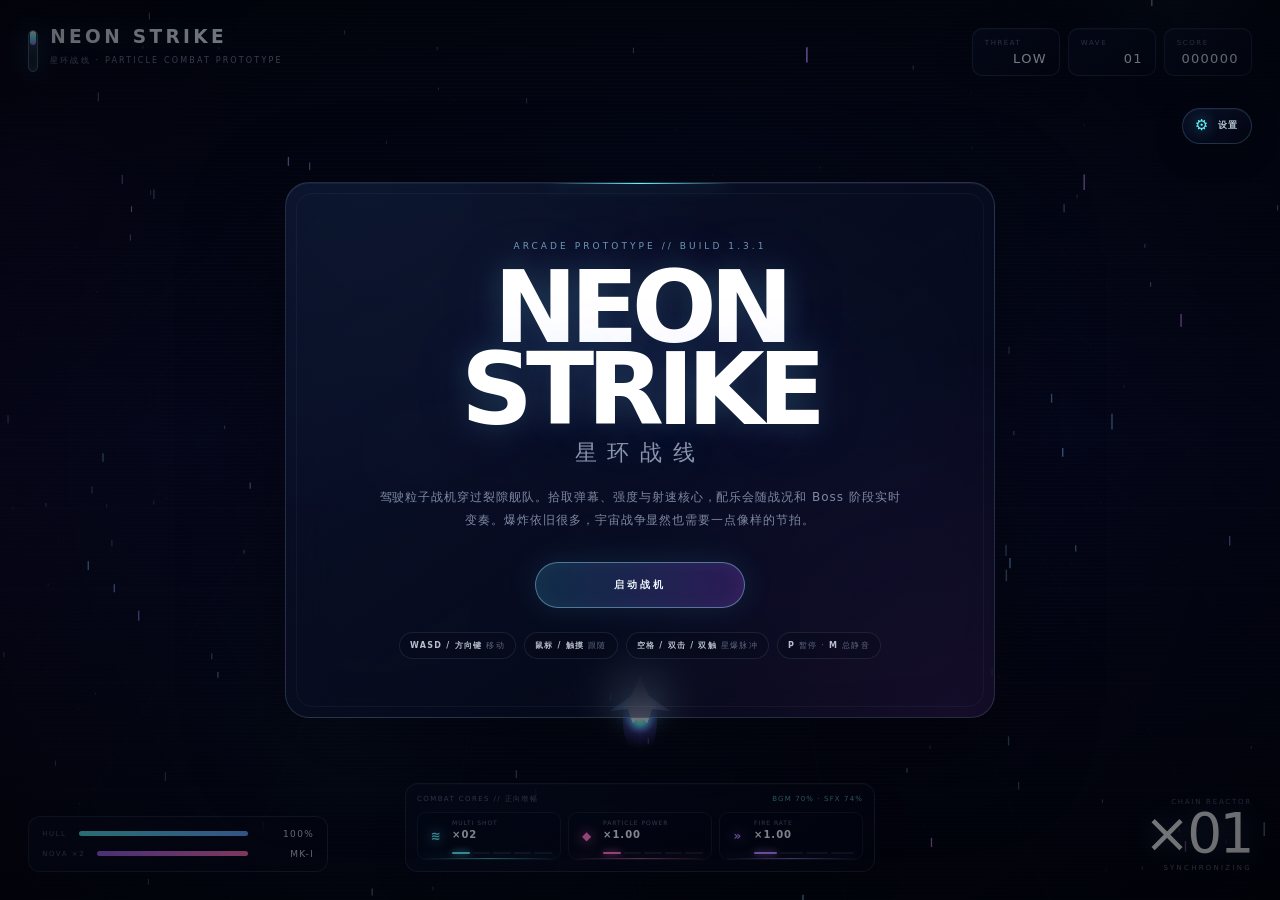
<file: neon-strike-v2/index.html>
<!doctype html><html lang="zh-CN"><head><meta charset="utf-8"><meta name="viewport" content="width=device-width,initial-scale=1,viewport-fit=cover,interactive-widget=resizes-content"><meta name="theme-color" content="#02030b"><title>NEON STRIKE V2 · Build 1.3.1</title><style>html,body{margin:0;background:#02030b;color:#fff;font:14px system-ui}#boot{position:fixed;inset:0;display:grid;place-items:center;background:#02030b}a{color:#8eeaff}</style></head><body><div id="boot">正在装载星际战场…</div><script>(async()=>{try{const v='1.3.1-e721c8e1';if(typeof DecompressionStream==='undefined'){location.replace(`source.html?v=${v}`);return}const files=["payload/p00.txt","payload/p01.txt","payload/p02.txt","payload/p03.txt","payload/p04.txt","payload/p05.txt","payload/p06.txt"].map(f=>`${f}?v=${v}`);const parts=[];for(let i=0;i<files.length;i++){const r=await fetch(files[i],{cache:'no-store'});if(!r.ok)throw new Error(`${files[i]}: ${r.status}`);let part=await r.text();if(i===0)part=part.replace('LZroApzIoOw/MiBJzef','LproApzIoOw/MiCBDWf');parts.push(part)}const b=Uint8Array.from(atob(parts.join('')),c=>c.charCodeAt(0));const h=await new Response(new Blob([b]).stream().pipeThrough(new DecompressionStream('gzip'))).text();document.open();document.write(h);document.close()}catch(e){document.getElementById('boot').innerHTML=`载入失败：${e.message}<br><a href="source.html?v=1.3.1-e721c8e1">打开备用入口</a>`;console.error(e)}})();</script></body></html>
</file>
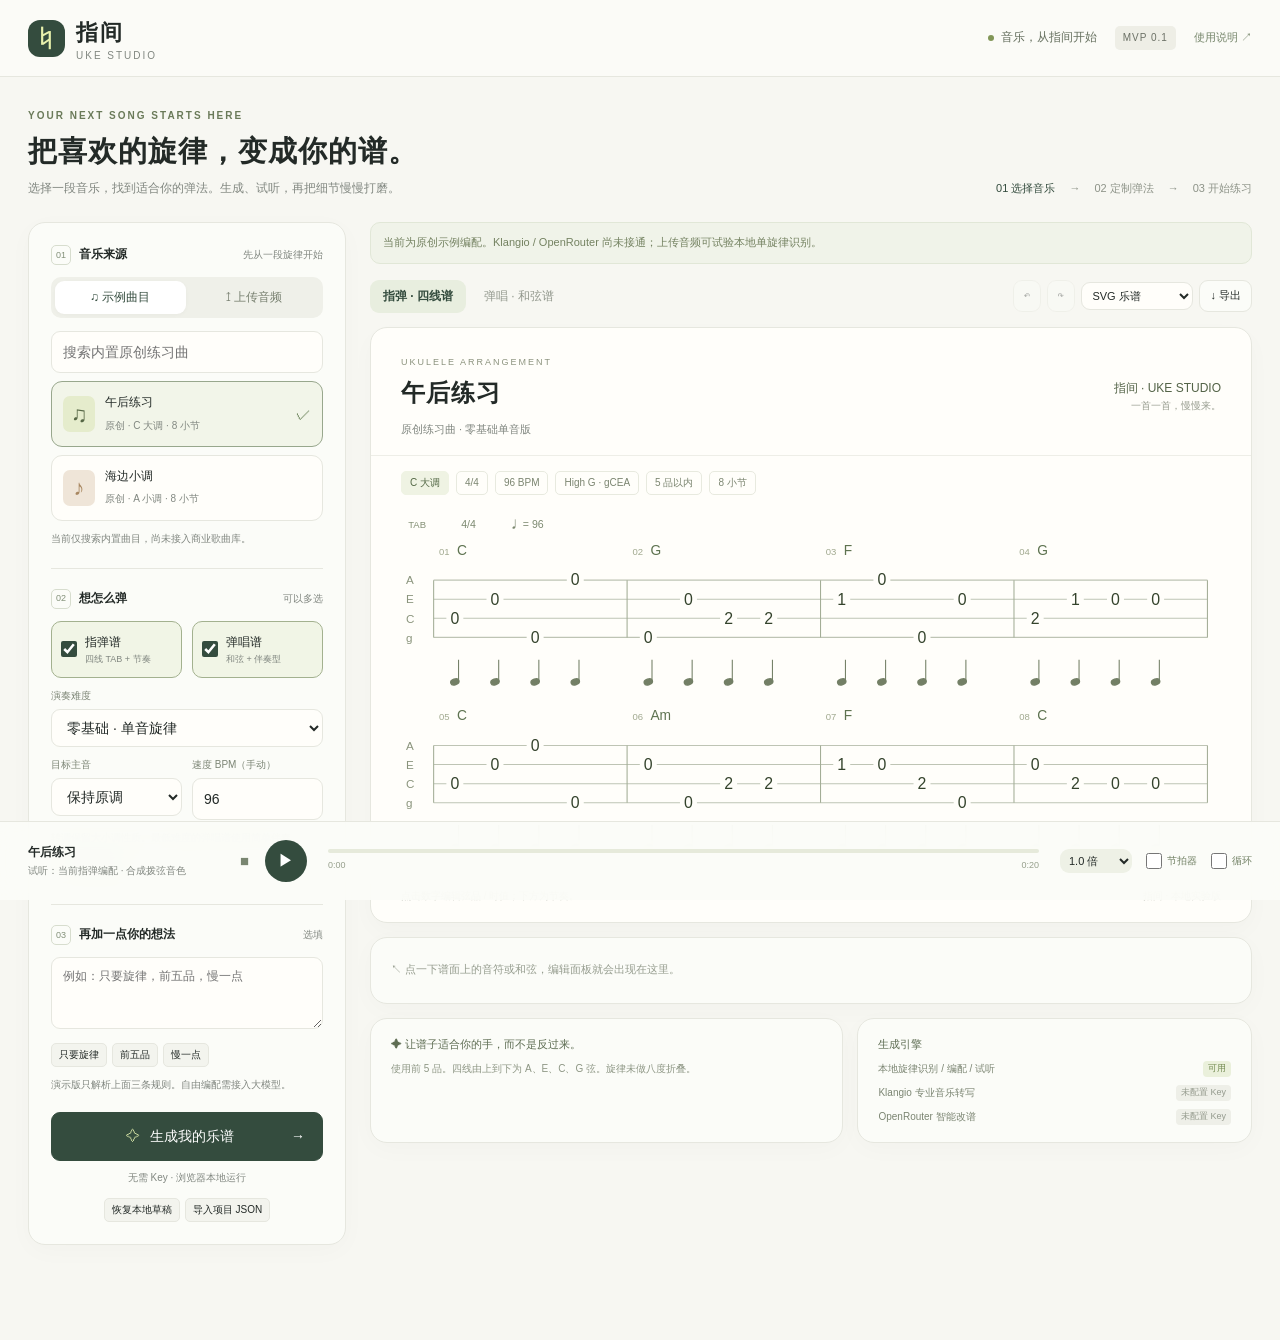
<file: uke-studio/index.html>
<!doctype html>
<html lang="zh-CN">
<head>
<meta charset="UTF-8"><meta name="viewport" content="width=device-width,initial-scale=1">
<meta name="theme-color" content="#f7f7f2"><meta name="description" content="指间 Uke Studio：可编辑、可试听的尤克里里谱生成实验室。音频在本地处理。">
<title>指间 · Uke Studio</title>
<style>
:root{--bg:#f7f7f2;--paper:#fffefa;--ink:#232a27;--muted:#818780;--line:#e6e7df;--green:#344c3e;--greenlight:#e9eee5;--accent:#e9f2ad;--orange:#ae7448;--warn:#fbf3e7;--radius:17px;--shadow:0 6px 26px #24342506}*{box-sizing:border-box}body{margin:0;background:var(--bg);color:var(--ink);font-family:-apple-system,BlinkMacSystemFont,"Segoe UI","PingFang SC","Microsoft YaHei",sans-serif;font-size:14px;line-height:1.6}button,input,select,textarea{font:inherit}button{cursor:pointer;border:1px solid var(--line);color:var(--ink);background:white;border-radius:9px;padding:8px 13px;transition:background .15s,transform .15s}button:hover:not(:disabled){background:var(--greenlight)}button:active:not(:disabled){transform:translateY(1px)}button:disabled{opacity:.42;cursor:not-allowed}button:focus-visible,a:focus-visible,input:focus-visible,select:focus-visible,textarea:focus-visible{outline:3px solid #bdd58b;outline-offset:2px}a{color:var(--green)}input,select,textarea{width:100%;min-width:0;border:1px solid var(--line);border-radius:9px;padding:9px 11px;background:#fffefa;color:var(--ink)}input[type=checkbox]{width:16px;height:16px;accent-color:var(--green);margin:0}input[type=range]{accent-color:var(--green);padding:0}textarea{resize:vertical;min-height:72px;font-size:12px}h1,h2,h3,p{margin:0}h2{font-size:17px}h3{font-size:13px}.app-header{height:77px;border-bottom:1px solid var(--line);display:flex;align-items:center;justify-content:space-between;padding:0 max(28px,calc((100vw - 1380px)/2));background:#fbfbf7}.brand{display:flex;align-items:center;gap:11px}.brand-symbol{width:37px;height:37px;background:var(--green);border-radius:12px;display:grid;place-items:center;color:var(--accent);font-size:27px;line-height:1}.brand strong{font-size:22px;letter-spacing:2px}.brand small{font-size:10px;letter-spacing:2px;color:var(--muted);display:block;line-height:1}.header-right{display:flex;align-items:center;gap:18px;font-size:12px}.status{display:flex;align-items:center;gap:7px;color:#66705f}.dot{width:6px;height:6px;border-radius:50%;background:#819657}.tag{font-size:10px;letter-spacing:1px;background:#eeeee6;padding:4px 8px;border-radius:5px;color:#6c7166}.workspace{max-width:1380px;margin:auto;padding:31px 28px 95px}.intro{display:flex;justify-content:space-between;align-items:flex-end;margin-bottom:24px}.eyebrow{font-size:10px;font-weight:650;letter-spacing:2px;color:#6a7a59;margin-bottom:7px}h1{font-size:29px;font-weight:650;letter-spacing:1px;line-height:1.4}.intro p{color:var(--muted);font-size:12px;margin-top:7px}.steps{font-size:11px;color:#8d9388;display:flex;gap:14px;white-space:nowrap}.steps b{color:var(--green);font-weight:500}.layout{display:grid;grid-template-columns:318px minmax(0,1fr);gap:24px;align-items:start}.panel{background:#fbfcf8;border:1px solid var(--line);border-radius:var(--radius);box-shadow:var(--shadow)}.controls{padding:22px}.section{padding-bottom:20px;margin-bottom:20px;border-bottom:1px solid var(--line)}.section:last-of-type{padding-bottom:0;margin-bottom:18px;border:0}.section-label{display:flex;align-items:center;gap:8px;margin-bottom:12px;font-size:12px;font-weight:650}.number{font-size:9px;color:#829078;border:1px solid #d7ddce;border-radius:5px;width:20px;height:20px;display:grid;place-items:center;font-weight:500}.section-label small{margin-left:auto;color:var(--muted);font-size:10px;font-weight:400}.seg{display:flex;background:#eff0e9;padding:4px;border-radius:10px;gap:3px;margin-bottom:13px}.seg button{border:0;background:none;flex:1;font-size:12px;padding:7px 5px;color:#788070}.seg button.active{background:white;color:var(--green);box-shadow:0 1px 4px #00000008}.song{width:100%;display:flex;gap:10px;align-items:center;text-align:left;padding:11px;margin-top:8px;border-radius:11px;background:#fffefa}.song.active{border-color:#98a78d;background:#f2f5e9}.song-icon{width:32px;height:36px;display:grid;place-items:center;border-radius:7px;background:#e5eccc;color:#566745;font-size:22px}.song:nth-of-type(2) .song-icon{background:#efe5d8;color:#a88760}.song strong{font-size:12px;display:block;font-weight:550}.song small{font-size:10px;color:var(--muted)}.song .check{margin-left:auto;color:#647d52;font-size:15px}.hint{font-size:10px;color:var(--muted);line-height:1.8;margin-top:9px}.drop{border:1px dashed #b9c3ac;border-radius:12px;padding:17px 10px;text-align:center;background:#f4f6ec;cursor:pointer;display:block}.drop:hover{background:#eef3df}.drop b{display:block;font-size:12px;font-weight:500;margin:5px 0}.drop span{font-size:10px;color:var(--muted)}.drop-icon{font-size:22px;color:#7c8e66}.twocol{display:grid;grid-template-columns:1fr 1fr;gap:10px}.field{margin-top:10px}.field label{font-size:10px;color:#7c8575;display:block;margin-bottom:5px}.type-option{position:relative;display:flex;align-items:center;gap:8px;padding:11px 9px;border:1px solid var(--line);border-radius:10px;background:#fffefa;cursor:pointer;font-size:12px}.type-option:has(input:checked){background:#f1f5e6;border-color:#a3b18f}.type-option small{font-size:9px;display:block;color:var(--muted)}.wide{width:100%}.primary{background:var(--green);color:#fff;border-color:var(--green);padding:12px 17px;font-weight:500}.primary:hover:not(:disabled){background:#435e4a}.primary .spark{color:#dceaab;margin-right:6px}.tiny{font-size:10px;color:var(--muted);text-align:center;margin-top:9px}.chips{display:flex;gap:5px;flex-wrap:wrap;margin-top:8px}.chips button{font-size:10px;padding:3px 7px;background:#f3f4ee;border-radius:5px}.advanced summary{font-size:11px;color:#65735c;cursor:pointer;margin:14px 0 5px}.notice{background:var(--warn);color:#937546;border:1px solid #eee3cd;border-radius:10px;padding:10px 12px;font-size:11px;line-height:1.8;margin-bottom:16px}.notice.neutral{background:#f0f3e9;color:#748261;border-color:#e1e7d7}.right{min-width:0}.sheet-toolbar{display:flex;justify-content:space-between;align-items:center;margin-bottom:14px;gap:10px}.tabs{display:flex;align-items:center;gap:5px}.tabs button{border:0;background:transparent;color:#91978c;font-size:12px;padding:7px 13px}.tabs button.active{background:#e8eedf;color:var(--green);font-weight:600}.toolbar-actions{display:flex;gap:6px;align-items:center}.toolbar-actions button{white-space:nowrap;flex-shrink:0}.toolbar-actions select{width:112px;flex-shrink:0}.song:not(.active) .check{visibility:hidden}.toolbar-actions button{font-size:11px;padding:6px 10px;background:#fbfcf8}.toolbar-actions select{font-size:11px;max-width:112px;padding:6px}.sheet{background:var(--paper);min-height:410px;border:1px solid var(--line);border-radius:var(--radius);box-shadow:0 9px 24px #29382506;overflow:hidden}.sheet-head{padding:27px 30px 17px;border-bottom:1px solid #eeeee7;display:flex;justify-content:space-between;align-items:center;gap:16px}.sheet-title small{font-size:9px;letter-spacing:2px;color:#8c937e;display:block;margin-bottom:5px}.sheet-title h2{font-size:24px;letter-spacing:1px;font-weight:600}.sheet-title p{font-size:11px;color:var(--muted);margin-top:8px}.sheet-mark{text-align:right;font-size:10px;color:#9a9f92;white-space:nowrap}.sheet-mark strong{color:#536347;font-size:12px;font-weight:500;display:block}.sheet-meta{display:flex;gap:7px;flex-wrap:wrap;padding:15px 30px 0}.pill{font-size:10px;padding:3px 8px;border:1px solid #e8eadf;border-radius:5px;color:#7b8570}.pill.filled{color:#536845;background:#eff3e3;border-color:#eff3e3}.score-wrap{padding:12px 16px 5px;overflow:auto;min-width:0}.score-wrap svg{width:100%;display:block;touch-action:manipulation}.score-wrap [data-note],.score-wrap [data-chord]{cursor:pointer;outline:none}.score-wrap [data-note]:focus .hitbox,.score-wrap [data-note]:hover .hitbox{fill:#e9efda;opacity:1}.score-wrap .selected .hitbox{fill:#e4edcb;opacity:1}.score-wrap .playing .hitbox{fill:#d4e987;opacity:1}.score-wrap [data-chord]:hover text{fill:#79943f}.sheet-foot{display:flex;justify-content:space-between;gap:10px;padding:12px 30px 18px;font-size:10px;color:#989e91}.editor{margin-top:14px;padding:16px 20px;display:flex;gap:14px;align-items:center;flex-wrap:wrap}.editor-title{font-size:11px;color:#66705f;min-width:110px}.editor-title b{display:block;font-size:13px;color:var(--green);margin-top:2px}.editor .inputs{display:flex;gap:8px;align-items:end;flex:1}.editor .field{margin:0;min-width:62px;max-width:112px;flex:1}.editor input,.editor select{padding:5px 8px;font-size:12px}.editor button{font-size:11px;padding:7px 10px}.editor.empty{color:#969d8f;min-height:67px;font-size:11px}.bottom-grid{display:grid;grid-template-columns:1.2fr 1fr;gap:14px;margin-top:14px}.info-card{padding:17px 20px}.info-card h3{font-size:11px;font-weight:550;color:#5e6d53}.info-card p{font-size:10px;color:#8d9684;margin-top:6px;line-height:1.9}.api-row{display:flex;justify-content:space-between;gap:10px;font-size:10px;margin-top:8px;color:#7b8572}.api-row span:last-child{font-size:9px;border-radius:4px;background:#eeefe8;padding:0 5px;color:#959b8e}.player{position:fixed;bottom:0;left:0;right:0;background:#fbfcf8ee;backdrop-filter:blur(16px);border-top:1px solid var(--line);z-index:10}.player-inner{max-width:1380px;min-height:78px;margin:auto;padding:10px 28px;display:flex;align-items:center;gap:21px}.player-song{min-width:185px;max-width:220px;font-size:12px}.player-song small{display:block;color:var(--muted);font-size:10px}.play-group{display:flex;gap:10px;align-items:center}.play{background:var(--green);color:white;width:42px;height:42px;border:0;border-radius:50%;padding:0;font-size:16px;display:grid;place-items:center}.play:hover:not(:disabled){background:#4a6046}.stop{background:none;border:0;font-size:15px;padding:6px;color:#798671}.track{flex:1;min-width:80px}.progress{height:4px;background:#e6eadb;border-radius:4px;overflow:hidden}.progress span{height:100%;display:block;background:#899c63;width:0}.time{display:flex;justify-content:space-between;font-size:9px;color:#97a08d;margin-top:5px;font-variant-numeric:tabular-nums}.player-options{display:flex;align-items:center;gap:14px;font-size:10px;white-space:nowrap;color:#718064}.player-options label{display:flex;align-items:center;gap:5px}.player-options select{border:0;background:#eef1e6;font-size:11px;width:72px;padding:5px}.toast{position:fixed;left:50%;transform:translateX(-50%);bottom:94px;z-index:30;background:#2e4238;color:#fff;border-radius:11px;padding:12px 20px;box-shadow:0 4px 25px #172a1a20;max-width:min(600px,92vw);font-size:12px;display:none}.toast.visible{display:block}.hidden{display:none!important}.busy{pointer-events:none;opacity:.65}.file-name{font-size:11px;color:#607353;overflow:hidden;text-overflow:ellipsis;white-space:nowrap;margin-top:9px}.native-audio{width:100%;height:32px;margin-top:7px}.wave{height:42px;width:100%;margin-top:7px}.section-note{font-size:10px;color:#a67d48;line-height:1.7;margin-top:8px}.modal{border:1px solid var(--line);border-radius:18px;padding:27px;max-width:540px;width:calc(100% - 32px);color:var(--ink);box-shadow:0 24px 80px #0003}.modal::backdrop{background:#26352b55;backdrop-filter:blur(3px)}.modal h2{margin-bottom:12px}.modal p{font-size:12px;color:#77806e;line-height:1.9;margin-top:12px}.modal .close{float:right;padding:4px 9px}.modal a{font-size:12px}.modal footer{margin-top:20px}.mobile-label{display:none}button.link{border:0;background:none;padding:0;color:#75856a;font-size:11px}.new-badge{font-size:8px;padding:2px 5px;background:#e5ebd6;color:#61764b;border-radius:4px;letter-spacing:1px;margin-left:6px}
@media(min-width:1500px){.workspace{padding-top:39px}.layout{gap:28px}.controls{padding:24px}}@media(max-width:1050px){.layout{grid-template-columns:285px minmax(0,1fr);gap:17px}.controls{padding:18px}.workspace{padding:26px 20px 110px}.steps{display:none}.sheet-head{padding:22px 22px 15px}.sheet-meta{padding-left:22px}.player-song{min-width:145px}.player-inner{gap:14px;padding:10px 20px}.player-options{gap:9px}.bottom-grid{grid-template-columns:1fr}.info-card:last-child{display:none}.sheet-title h2{font-size:22px}.sheet-mark{display:none}.editor{padding:13px}.editor-title{min-width:90px}}
@media(max-width:730px){.app-header{height:65px;padding:0 17px}.header-right{gap:9px}.header-right .status{display:none}.brand strong{font-size:20px}.workspace{padding:23px 15px 150px}.intro{margin-bottom:20px}h1{font-size:25px}.intro p{font-size:11px}.layout{grid-template-columns:1fr;gap:21px}.controls{padding:18px}.section{margin-bottom:17px;padding-bottom:17px}.section-label{font-size:12px}.controls .section:nth-child(1){margin-bottom:17px}.song-list{display:grid;grid-template-columns:1fr 1fr;gap:8px}.song{gap:7px;padding:10px 8px}.song-icon{width:25px;min-width:25px}.song strong{font-size:11px}.song small{font-size:9px}.song .check{display:none}.advanced .twocol{grid-template-columns:1fr 1fr}.sheet-title h2{font-size:22px}.sheet-head{padding:23px 20px 17px}.sheet-meta{padding:13px 20px 0}.score-wrap{padding:8px 5px 0}.sheet-toolbar{flex-wrap:wrap}.toolbar-actions{gap:5px}.toolbar-actions button{font-size:10px;padding:5px 8px}.tabs button{font-size:11px;padding:6px 10px}.sheet-foot{padding:12px 20px;font-size:9px}.editor{padding:15px}.editor-title{width:100%}.bottom-grid{grid-template-columns:1fr}.player-inner{min-height:115px;padding:10px 17px 12px;gap:11px;flex-wrap:wrap}.player-song{min-width:0;max-width:none;flex:1}.player-options{width:100%;justify-content:flex-end;gap:18px}.track{min-width:100px;max-width:34%}.play{width:37px;height:37px}.toast{bottom:132px}.sheet{min-height:300px}}
@media print{body{background:white}.app-header,.intro,.controls,.sheet-toolbar,.editor,.bottom-grid,.player,.notice,.toast{display:none!important}.workspace{padding:0;max-width:none}.layout{display:block}.sheet{border:0;box-shadow:none}.sheet-head{padding:15px}.score-wrap{padding:0}.sheet-meta{padding:10px 15px}.sheet-foot{padding:10px}.score-wrap svg{width:100%} .hitbox{fill:transparent!important}}
</style>
</head>
<body>
<header class="app-header"><div class="brand"><div class="brand-symbol" aria-hidden="true">♮</div><div><strong>指间</strong><small>UKE STUDIO</small></div></div><div class="header-right"><span class="status"><i class="dot"></i> 音乐，从指间开始</span><span class="tag">MVP 0.1</span><button class="link" id="aboutBtn">使用说明 ↗</button></div></header>
<main class="workspace"><div class="intro"><div><div class="eyebrow">YOUR NEXT SONG STARTS HERE</div><h1>把喜欢的旋律，变成你的谱。</h1><p>选择一段音乐，找到适合你的弹法。生成、试听，再把细节慢慢打磨。</p></div><div class="steps"><b>01 选择音乐</b><span>→</span><span>02 定制弹法</span><span>→</span><span>03 开始练习</span></div></div>
<div class="layout"><aside class="panel controls">
<section class="section"><div class="section-label"><span class="number">01</span> 音乐来源 <small>先从一段旋律开始</small></div><div class="seg"><button id="sampleTab" class="active">♫ 示例曲目</button><button id="uploadTab">↥ 上传音频</button></div>
<div id="samples"><input id="search" type="search" placeholder="搜索内置原创练习曲" aria-label="搜索内置原创练习曲"><div class="song-list"><button class="song active" data-song="0"><span class="song-icon">♫</span><span><strong>午后练习</strong><small>原创 · C 大调 · 8 小节</small></span><span class="check">✓</span></button><button class="song" data-song="1"><span class="song-icon">♪</span><span><strong>海边小调</strong><small>原创 · A 小调 · 8 小节</small></span><span class="check">✓</span></button></div><p class="hint">当前仅搜索内置曲目，尚未接入商业歌曲库。</p></div>
<div id="uploads" class="hidden"><label class="drop" id="drop" for="audioFile"><div class="drop-icon">↥</div><b>点选或拖入一段音频</b><span>MP3 / WAV / M4A 等 · 最大 50 MB</span></label><input id="audioFile" type="file" accept="audio/*,.mp3,.wav,.m4a,.ogg,.flac" class="hidden"><div id="audioDetail" class="hidden"><div id="filename" class="file-name"></div><audio id="originalAudio" class="native-audio" controls></audio><svg id="wave" class="wave" viewBox="0 0 270 42" aria-label="上传音频波形"></svg><div class="twocol"><div class="field"><label for="startSec">片段起点（秒）</label><input id="startSec" type="number" value="0" min="0" step="0.1"></div><div class="field"><label for="lengthSec">识别时长（秒）</label><input id="lengthSec" type="number" value="12" min="1" max="15" step="0.5"></div></div></div><p class="section-note">本地实验识别，适合干净独奏 / 哼唱。复杂混音可能识别错误；速度需手动设置。音频不上传。</p></div></section>
<section class="section"><div class="section-label"><span class="number">02</span> 想怎么弹 <small>可以多选</small></div><div class="twocol"><label class="type-option"><input id="finger" type="checkbox" checked><span>指弹谱<small>四线 TAB + 节奏</small></span></label><label class="type-option"><input id="sing" type="checkbox" checked><span>弹唱谱<small>和弦 + 伴奏型</small></span></label></div><div class="field"><label for="difficulty">演奏难度</label><select id="difficulty"><option value="0">零基础 · 单音旋律</option><option value="1">入门 · 旋律加简单和声音</option></select></div><div class="twocol"><div class="field"><label for="key">目标主音</label><select id="key"><option value="original">保持原调</option><option value="0">C</option><option value="2">D</option><option value="4">E</option><option value="5">F</option><option value="7">G</option><option value="9">A</option><option value="11">B</option></select></div><div class="field"><label for="bpm">速度 BPM（手动）</label><input id="bpm" type="number" min="40" max="200" value="96"></div></div><p class="hint">转调保留大小调性质。最低难度的弹唱谱使用简单伴奏。</p><details class="advanced"><summary>更多编配设置</summary><div class="twocol"><div class="field"><label for="tuning">尤克里里定弦</label><select id="tuning"><option value="high">标准 High G</option><option value="low">Low G</option></select></div><div class="field"><label for="maxFret">最高品位</label><select id="maxFret"><option value="5">前 5 品</option><option value="8">前 8 品</option><option value="12">前 12 品</option></select></div></div><div class="field"><label for="pattern">弹唱伴奏方式</label><select id="pattern"><option value="strum">基础下扫 · 每拍一次</option><option value="arp">分解和弦 · 每拍一音</option></select></div></details></section>
<section class="section"><div class="section-label"><span class="number">03</span> 再加一点你的想法 <small>选填</small></div><textarea id="prompt" placeholder="例如：只要旋律，前五品，慢一点"></textarea><div class="chips"><button data-prompt="只要旋律">只要旋律</button><button data-prompt="前五品">前五品</button><button data-prompt="慢一点">慢一点</button></div><p class="hint">演示版只解析上面三条规则。自由编配需接入大模型。</p></section>
<button class="primary wide" id="generate"><span class="spark">✧</span> 生成我的乐谱 <span style="float:right">→</span></button><div class="tiny" id="generateHint">无需 Key · 浏览器本地运行</div><div class="chips" style="justify-content:center;margin-top:12px"><button id="restore">恢复本地草稿</button><button id="importBtn">导入项目 JSON</button></div><input type="file" id="importFile" accept=".json,application/json" class="hidden">
</aside><section class="right"><div class="notice neutral" id="statusNotice">当前为原创示例编配。Klangio / OpenRouter 尚未接通；上传音频可试验本地单旋律识别。</div><div class="sheet-toolbar"><div class="tabs"><button id="fingerView" class="active">指弹 · 四线谱</button><button id="singView">弹唱 · 和弦谱</button></div><div class="toolbar-actions"><button id="undo" title="撤销" disabled>↶</button><button id="redo" title="重做" disabled>↷</button><select id="exportType" aria-label="导出格式"><option value="svg">SVG 乐谱</option><option value="png">PNG 图片</option><option value="midi">MIDI 音乐</option><option value="json">JSON 项目</option><option value="print">打印 / PDF</option></select><button id="exportBtn">↓ 导出</button></div></div>
<article class="sheet"><div class="sheet-head"><div class="sheet-title"><small>UKULELE ARRANGEMENT</small><h2 id="scoreTitle">午后练习</h2><p id="scoreSubtitle">原创练习曲 · 零基础单音版</p></div><div class="sheet-mark"><strong>指间 · UKE STUDIO</strong>一首一首，慢慢来。</div></div><div class="sheet-meta" id="scoreMeta"></div><div class="score-wrap" id="score"></div><div class="sheet-foot"><span id="sheetFoot">点选谱面上的数字，即可修改音符。</span><span>指间 · 本地实验版</span></div></article>
<div class="panel editor empty" id="editor">↖ 点一下谱面上的音符或和弦，编辑面板就会出现在这里。</div><div class="bottom-grid"><div class="panel info-card"><h3>✦ 让谱子适合你的手，而不是反过来。</h3><p id="arrangeInfo">当前使用前五品编配。四线从上到下为 A、E、C、G 弦；数字是品位。下方节奏符号表示时值。</p></div><div class="panel info-card"><h3>生成引擎</h3><div class="api-row"><span>本地旋律识别 / 编配 / 试听</span><span style="background:#eaf0db;color:#728a50">可用</span></div><div class="api-row"><span>Klangio 专业音乐转写</span><span>未配置 Key</span></div><div class="api-row"><span>OpenRouter 智能改谱</span><span>未配置 Key</span></div></div></div>
</section></div></main>
<footer class="player"><div class="player-inner"><div class="player-song"><strong id="playerTitle">午后练习</strong><small id="playerCaption">正在试听：生成的指弹编配</small></div><div class="play-group"><button id="stop" class="stop" aria-label="停止播放">■</button><button id="play" class="play" aria-label="播放生成的乐谱">▶</button></div><div class="track"><div class="progress"><span id="progress"></span></div><div class="time"><span id="elapsed">0:00</span><span id="duration">0:20</span></div></div><div class="player-options"><select id="speed" aria-label="练习速度"><option value="0.5">0.5 倍</option><option value="0.75">0.75 倍</option><option value="1" selected>1.0 倍</option><option value="1.25">1.25 倍</option></select><label><input id="metronome" type="checkbox">节拍器</label><label><input id="loop" type="checkbox">循环</label></div></div></footer>
<div id="toast" class="toast" role="status" aria-live="polite"></div><dialog id="about" class="modal"><button class="close" id="closeAbout">×</button><h2>先把一小段，弹对。</h2><p><b>这不是已接通商业 API 的成品。</b>当前版本用两个原创练习曲演示完整流程，也提供真正运行于浏览器的 YIN 单旋律识别。未接入 Klangio、OpenRouter 或在线歌曲搜索。</p><p>上传干净的独奏 / 哼唱，选择最多 15 秒的片段并手动设定 BPM。复杂混音、噪声、重复音的起点可能不准；调性为估计，弹唱和弦是旋律推导的推荐，不是原曲识别结果。</p><p>谱面可改弦品、时值、和弦，支持撤销重做；试听基于当前谱面。SVG / PNG 为谱面导出，MIDI 为当前编配，JSON 用于继续编辑。导出 PDF 使用浏览器打印。未实现歌词对齐、完整多声部转写与 MusicXML 导出。</p><p>音频只在本设备处理，不会上传。草稿只保存谱面，不保存录音。请勿把 API Key 输入此公开静态页面。</p><footer><button class="primary" id="aboutOkay">开始试弹</button></footer></dialog>
<script>
'use strict';
const $=id=>document.getElementById(id), esc=s=>String(s).replace(/[&<>"']/g,c=>({'&':'&amp;','<':'&lt;','>':'&gt;','"':'&quot;',"'":'&#39;'}[c]));
const clamp=(v,a,b)=>Math.max(a,Math.min(b,v)), clone=x=>JSON.parse(JSON.stringify(x));
const NAMES=['C','C♯','D','E♭','E','F','F♯','G','A♭','A','B♭','B'];
const noteName=p=>p===null?'休止':NAMES[(p%12+12)%12]+(Math.floor(p/12)-1);
const TUNINGS={high:[69,64,60,67],low:[69,64,60,55]}, STRINGS=['A · 第1弦','E · 第2弦','C · 第3弦','G · 第4弦'];
const SAMPLES=[{title:'午后练习',root:0,mode:'major',bpm:96,pitches:[[60,64,67,69],[67,64,62,62],[65,69,67,64],[62,65,64,64],[60,64,69,67],[64,67,62,62],[65,64,62,67],[64,62,60,60]],chords:['C','G','F','G','C','Am','F','C']},{title:'海边小调',root:9,mode:'minor',bpm:84,pitches:[[69,64,67,69],[71,69,67,67],[65,64,62,65],[64,67,69,69],[72,71,69,67],[65,69,64,64],[62,65,64,71],[69,67,69,69]],chords:['Am','G','F','Am','Am','F','E7','Am']}];
let sourceType='sample',sampleIndex=0,source=null,doc=null,view='finger',selected=-1,selectedChord=-1,audioBuffer=null,audioURL=null,audioFilename='',history=[],future=[],hasEdits=false,audioContext=null,master=null,nodes=[],anim=0,playing=false,pausedBeat=0,playEpoch=0,scheduledBeat=0,toastTimer=0,worker=null,cache=null;
const stateKey='uke-studio-project-v1';
function toast(message){$('toast').textContent=message;$('toast').classList.add('visible');clearTimeout(toastTimer);toastTimer=setTimeout(()=>$('toast').classList.remove('visible'),4700)}
function makeSample(i){let s=SAMPLES[i];return{kind:'sample',title:s.title,root:s.root,mode:s.mode,bpm:s.bpm,notes:s.pitches.flat().map((p,i)=>({pitch:p,start:i,duration:1,confidence:1})),chords:s.chords.slice()}}
function controls(){return{difficulty:Number($('difficulty').value),root:$('key').value,tuning:$('tuning').value,maxFret:Number($('maxFret').value),bpm:clamp(Number($('bpm').value)||96,40,200),pattern:$('pattern').value,finger:$('finger').checked,sing:$('sing').checked}}
function applyPrompt(){const p=$('prompt').value.trim(),applied=[];if(/只要旋律/.test(p)){$('difficulty').value='0';applied.push('单音旋律')}if(/前五品|前5品/.test(p)){$('maxFret').value='5';applied.push('前五品')}if(/慢一点/.test(p)){$('bpm').value=sourceType==='sample'?Math.round(SAMPLES[sampleIndex].bpm*.8):72;applied.push('慢速')}return applied}
function tonicText(root,mode){return NAMES[root]+(mode==='minor'?' 小调':' 大调')}
function chordParts(name){let m=String(name).match(/^([A-G])([#♯b♭]?)(m|7|m7)?$/);if(!m)return null;let root={C:0,D:2,E:4,F:5,G:7,A:9,B:11}[m[1]]+(m[2]==='#'||m[2]==='♯'?1:m[2]==='b'||m[2]==='♭'?-1:0);return{root:(root+12)%12,suffix:m[3]||'',tones:m[3]==='m'?[0,3,7]:m[3]==='m7'?[0,3,7,10]:m[3]==='7'?[0,4,7,10]:[0,4,7]}}
function shiftChord(name,shift){const c=chordParts(name);return c?NAMES[(c.root+shift+120)%12]+c.suffix:name}
const voiceCache=new Map();
function chordVoicing(name,tuning='high',max=5){const cacheKey=[name,tuning,max].join('/');if(voiceCache.has(cacheKey))return voiceCache.get(cacheKey);const c=chordParts(name);if(!c)return null;const ts=TUNINGS[tuning],tones=c.tones.map(x=>(x+c.root)%12),opts=ts.map(t=>Array.from({length:max+1},(_,i)=>i).filter(f=>tones.includes((t+f)%12)));if(opts.some(x=>!x.length))return null;let best=null,cost=Infinity;for(const a of opts[0])for(const e of opts[1])for(const cc of opts[2])for(const g of opts[3]){const f=[a,e,cc,g],used=new Set(f.map((v,i)=>(ts[i]+v)%12)),positive=f.filter(x=>x>0);if(!tones.every(t=>used.has(t)))continue;let span=positive.length?Math.max(...positive)-Math.min(...positive):0;if(span>4)continue;let val=f.reduce((v,x)=>v+x,0)+span*2+positive.length*.3;if(val<cost){cost=val;best=f}}voiceCache.set(cacheKey,best);return best}
function recommendChords(notes,root,mode,bars){const relative=mode==='minor'?[[0,'m'],[5,'m'],[7,'7'],[3,''],[8,''],[10,'']]:[[0,''],[5,''],[7,''],[9,'m'],[2,'m'],[7,'7']];return Array.from({length:bars},(_,b)=>{let ns=notes.filter(n=>n.pitch!==null&&n.start>=b*4&&n.start<(b+1)*4);let rank=relative.map(([d,s])=>{let cr=(root+d)%12,name=NAMES[cr]+s,cs=chordParts(name),val=ns.reduce((v,n)=>v+n.duration*(cs.tones.includes((n.pitch-cr+120)%12)?1:-.3),0)+(d===0?.18:0);return{name,val}}).sort((a,b)=>b.val-a.val);return rank[0].name})}
// Choose fret positions with dynamic programming. Octave changes are penalized, never hidden.
function assignPositions(notes,tuning,maxFret){let ts=TUNINGS[tuning],voiced=notes.map((n,i)=>({...n,index:i})).filter(n=>n.pitch!==null),layers=[];for(let i=0;i<voiced.length;i++){const n=voiced[i],cs=[];for(let oct=-4;oct<=3;oct++)for(let s=0;s<4;s++){let pitch=n.pitch+12*oct,f=pitch-ts[s];if(f>=0&&f<=maxFret)cs.push({pitch,string:s,fret:f,oct,cost:Infinity,prev:-1})}if(!cs.length)throw new Error('当前定弦与品位限制无法容纳旋律，请提高最高品位。');for(let k=0;k<cs.length;k++){let c=cs[k],base=Math.abs(c.oct)*26+c.fret*.2;if(!i){c.cost=base;continue}layers[i-1].forEach((p,j)=>{let val=p.cost+base+Math.abs(c.fret-p.fret)*1.2+Math.abs(c.string-p.string)*.4+Math.abs(c.oct-p.oct)*10;if(val<c.cost){c.cost=val;c.prev=j}})}layers.push(cs)}let result=notes.map(n=>({...n,string:null,fret:null}));if(!voiced.length)return result;let idx=layers.at(-1).reduce((best,c,k,ar)=>c.cost<ar[best].cost?k:best,0);for(let i=layers.length-1;i>=0;i--){let c=layers[i][idx];result[voiced[i].index]={...notes[voiced[i].index],pitch:c.pitch,string:c.string,fret:c.fret,octaveShift:c.oct};idx=c.prev}return result}
function splitAtBars(notes){let out=[];for(let n of notes){let start=n.start,d=n.duration;while(d>.001){let cap=Math.min(d,4-(start%4)),part=[4,3,2,1.5,1,.5,.25].find(v=>v<=cap+.001)||cap;out.push({...n,start,duration:part,tied:d>part+.001,continuation:start>n.start});start+=part;d-=part}}return out}
function makeDoc(src,c){let root=c.root==='original'?src.root:Number(c.root),shift=(root-src.root+12)%12;if(shift>6)shift-=12;let ns=src.notes.map(n=>({...n,pitch:n.pitch===null?null:n.pitch+shift}));let notes=assignPositions(splitAtBars(ns),c.tuning,c.maxFret);let beats=Math.ceil(Math.max(...notes.map(n=>n.start+n.duration),4)/4)*4;let chords=src.chords?src.chords.map(n=>shiftChord(n,shift)):recommendChords(notes,root,src.mode,beats/4);return{version:1,title:src.title,kind:src.kind,root,mode:src.mode,settings:c,notes,chords,beats,createdAt:new Date().toISOString(),sourceEstimate:src.estimate||null}}
function save(){if(!doc)return;try{localStorage.setItem(stateKey,JSON.stringify(doc))}catch{} }
function checkpoint(){history.push(clone(doc));if(history.length>50)history.shift();future=[];hasEdits=true;stopPlayback();pausedBeat=0}
function updateHistory(){$('undo').disabled=!history.length;$('redo').disabled=!future.length}
function commitEdit(){save();render();updateHistory()}
async function generate(){if(!$('finger').checked&&!$('sing').checked){toast('请至少选择一种输出：指弹或弹唱。');return}if(hasEdits&&!confirm('重新编配会替换当前手动修改。要继续吗？可先导出 JSON 保存。'))return;stopPlayback();const applied=applyPrompt(),c=controls();$('bpm').value=c.bpm;$('generate').disabled=true;$('generate').textContent='正在处理旋律…';try{if(sourceType==='sample')source=makeSample(sampleIndex);else{if(!audioBuffer)throw new Error('请先选择一段音频。');source=await transcribe(c)}doc=makeDoc(source,c);selected=-1;selectedChord=-1;history=[];future=[];hasEdits=false;pausedBeat=0;if(!c.finger)view='sing';if(!c.sing)view='finger';save();render();updateHistory();toast('乐谱已生成'+(applied.length?' · 已应用：'+applied.join('、'):''));if(innerWidth<731)$('statusNotice').scrollIntoView({behavior:'smooth',block:'start'})}catch(e){toast(e.message||'处理失败，请更换音频重试。')}finally{$('generate').disabled=false;$('generate').innerHTML='<span class="spark">✧</span> 生成我的乐谱 <span style="float:right">→</span>'; $('generateHint').textContent='无需 Key · 浏览器本地运行'}}
function text(x,y,str,size=12,fill='#333d31',extra=''){return`<text x="${x}" y="${y}" font-size="${size}" fill="${fill}" ${extra}>${esc(str)}</text>`}
function line(x,y,x2,y2,stroke='#bec4b4',w=1){return`<line x1="${x}" y1="${y}" x2="${x2}" y2="${y2}" stroke="${stroke}" stroke-width="${w}"/>`}
function svgRoot(w,h,content){return`<svg xmlns="http://www.w3.org/2000/svg" viewBox="0 0 ${w} ${h}" role="img" aria-label="${esc(doc.title)} 尤克里里乐谱" font-family="Arial,PingFang SC,Microsoft YaHei,sans-serif"><rect width="100%" height="100%" fill="#fffefa"/>${content}</svg>`}
function extras(n,index){if(!doc.settings.difficulty||n.pitch===null||n.start%2!==0)return[];const name=doc.chords[Math.floor(n.start/4)],v=chordVoicing(name,doc.settings.tuning,doc.settings.maxFret);if(!v)return[];const t=TUNINGS[doc.settings.tuning];let choices=v.map((f,s)=>({string:s,fret:f,pitch:t[s]+f})).filter(v=>v.string!==n.string&&v.pitch<n.pitch&&Math.abs(v.fret-n.fret)<=3);choices.sort((a,b)=>Math.abs(a.fret-n.fret)-Math.abs(b.fret-n.fret));return choices.slice(0,1)}
function rhythm(x,y,d,rest){if(rest)return text(x,y+4,'休',10,'#949c89','text-anchor="middle"');let out=`<ellipse cx="${x}" cy="${y}" rx="4" ry="2.7" transform="rotate(-20 ${x} ${y})" fill="${d>=2?'#fffefa':'#737f65'}" stroke="#737f65" stroke-width="1.3"/>`;if(d<4)out+=line(x+3.5,y,x+3.5,y-21,'#737f65');if(d<1)out+=`<path d="M ${x+3.5} ${y-21} q 12 5 5 15" fill="none" stroke="#737f65" stroke-width="1.5"/>`;if(d===1.5||d===3)out+=`<circle cx="${x+9}" cy="${y-2}" r="1.4" fill="#737f65"/>`;return out}
function renderTab(forExport=false){const narrow=!forExport&&innerWidth<731,width=narrow?420:800,barsPerRow=narrow?2:4,totalBars=doc.beats/4,rows=Math.ceil(totalBars/barsPerRow),rowH=156,pad=44,barW=(width-pad-26)/barsPerRow;let out=text(20,20,'TAB',9,'#859176')+text(70,20,'4/4',10,'#7c8970')+text(115,20,'♩ = '+doc.settings.bpm,10,'#7c8970');for(let r=0;r<rows;r++){let y=69+r*rowH;['A','E','C',doc.settings.tuning==='low'?'G':'g'].forEach((s,i)=>{out+=text(18,y+i*18+4,s,11,'#8a947c')+line(pad,y+i*18,width-26,y+i*18)});for(let j=0;j<barsPerRow;j++){let b=r*barsPerRow+j;if(b>=totalBars)break;let x=pad+j*barW;out+=line(x,y,x,y+54,'#a3ad96')+text(x+5,y-24,String(b+1).padStart(2,'0'),9,'#a1a98f');out+=`<g data-chord="${b}" tabindex="0" role="button" aria-label="编辑第${b+1}小节和弦 ${esc(doc.chords[b]||'C')}">${text(x+22,y-24,doc.chords[b]||'C',13,'#5e7350')}</g>`;doc.notes.forEach((n,i)=>{if(Math.floor(n.start/4)!==b)return;let nx=x+20+(n.start%4)*(barW-31)/4,ny=n.pitch===null?y+27:y+n.string*18;let group=`<g data-note="${i}" tabindex="0" role="button" aria-label="第${b+1}小节 ${esc(noteName(n.pitch))} ${n.fret===null?'休止':n.fret+'品'}" class="${selected===i?'selected':''}"><rect class="hitbox" x="${nx-13}" y="${y-9}" width="27" height="80" rx="6" fill="#e9efda" opacity="${selected===i?1:0}"/>`;if(n.pitch!==null){group+=`<rect x="${nx-8}" y="${ny-9}" width="16" height="17" rx="4" fill="#fffefa"/>`+text(nx,ny+5,n.fret,15,'#34432c','text-anchor="middle" font-weight="500"');for(let e of extras(n,i)){let ey=y+e.string*18;group+=`<rect x="${nx-7}" y="${ey-8}" width="14" height="15" rx="3" fill="#fffefa"/>`+text(nx,ey+4,e.fret,12,'#9aa889','text-anchor="middle"')}}else group+=text(nx,ny,'·',18,'#bcc4af','text-anchor="middle"');group+=rhythm(nx,y+96,n.duration,n.pitch===null);if(n.continuation)group+=text(nx+8,ny-8,'⌒',9,'#859571');out+=group+'</g>'});}out+=line(width-26,y,width-26,y+54,'#a3ad96');}return svgRoot(width,rows*rowH+31,out)}
function chordDiagram(name,x,y,scale=1){const v=chordVoicing(name,doc.settings.tuning,doc.settings.maxFret);if(!v)return text(x,y+42,'无可用手型',10,'#ae8657');let out='',fingers=v.slice().reverse(),first=Math.max(...fingers)>5?Math.max(1,Math.min(...fingers.filter(f=>f>0))):1;for(let j=0;j<4;j++)out+=line(x+j*14*scale,y,x+j*14*scale,y+60*scale,'#aab49c');for(let j=0;j<6;j++)out+=line(x,y+j*12*scale,x+42*scale,y+j*12*scale,'#aab49c',j===0&&first===1?2.5:1);fingers.forEach((f,j)=>{if(f===0)out+=`<circle cx="${x+j*14*scale}" cy="${y-8*scale}" r="${2.2*scale}" stroke="#84926e" fill="none"/>`;else out+=`<circle cx="${x+j*14*scale}" cy="${y+(f-first+.5)*12*scale}" r="${4*scale}" fill="#697f50"/>`});if(first>1)out+=text(x-19,y+9*scale,first+'fr',8,'#899776');['G','C','E','A'].forEach((s,j)=>out+=text(x+j*14*scale,y+74*scale,s,8,'#a0aa90','text-anchor="middle"'));return out}
function renderChords(forExport=false){const narrow=!forExport&&innerWidth<731,w=narrow?420:800,perRow=narrow?2:4,rows=Math.ceil(doc.chords.length/perRow),cw=(w-64)/perRow,rh=197;let out=text(25,22,doc.kind==='audio'?'旋律推导和声 · 非原曲识别':'原创练习曲 · 和弦伴奏',11,'#839173');doc.chords.forEach((name,i)=>{let x=32+(i%perRow)*cw,y=55+Math.floor(i/perRow)*rh;out+=`<g data-chord="${i}" tabindex="0" role="button" aria-label="编辑第${i+1}小节和弦 ${esc(name)}"><rect x="${x}" y="${y-15}" width="${cw-13}" height="175" rx="9" fill="${selectedChord===i?'#edf3df':'#f9faf3'}" stroke="#e8ecdf"/>`+text(x+12,y+3,String(i+1).padStart(2,'0'),9,'#a5ae97')+text(x+(cw-13)/2,y+9,name,22,'#526b3e','text-anchor="middle" font-weight="550"');out+=chordDiagram(name,x+(cw-13)/2-21,y+32);out+=text(x+(cw-13)/2,y+127,doc.settings.pattern==='strum'?'↓   ↓   ↓   ↓':'4   3   2   1',19,'#899b6c','text-anchor="middle"');out+=text(x+(cw-13)/2,y+145,doc.settings.pattern==='strum'?'1    2    3    4 拍':'每拍一弦 · 4 → 1 弦',9,'#9da98e','text-anchor="middle"')+'</g>'});out+=text(25,rows*rh+57,'无歌词模式 · 点选和弦修改 · 试听为当前伴奏，不包含人声',11,'#9aa68c');return svgRoot(w,rows*rh+80,out)}
function render(){if(!doc)return;$('fingerView').disabled=!doc.settings.finger;$('singView').disabled=!doc.settings.sing;['finger','sing'].forEach(v=>$(v+'View').classList.toggle('active',view===v));$('scoreTitle').textContent=doc.title;$('scoreSubtitle').textContent=(doc.kind==='audio'?'本地识别草稿':'原创练习曲')+' · '+(view==='sing'?'简单弹唱伴奏':doc.settings.difficulty?'入门指弹版':'零基础单音版');$('scoreMeta').innerHTML=[tonicText(doc.root,doc.mode),'4/4',doc.settings.bpm+' BPM',doc.settings.tuning==='high'?'High G · gCEA':'Low G · GCEA',doc.settings.maxFret+' 品以内',doc.beats/4+' 小节'].map((s,i)=>`<span class="pill ${i===0?'filled':''}">${esc(s)}</span>`).join('');$('score').innerHTML=view==='finger'?renderTab():renderChords();$('playerTitle').textContent=doc.title;$('playerCaption').textContent='试听：当前'+(view==='finger'?'指弹编配':'弹唱伴奏')+' · 合成拨弦音色';$('sheetFoot').textContent=view==='finger'?'点击数字编辑弦品 / 时值；下方为节奏。':'点击和弦修改；推荐伴奏型，不代表原曲演奏。';const moved=doc.notes.filter(n=>n.octaveShift).length;$('arrangeInfo').textContent=`使用前 ${doc.settings.maxFret} 品。四线由上到下为 A、E、C、G 弦。${moved?'有 '+moved+' 个音为适配音域移了八度。':'旋律未做八度折叠。'} ${doc.settings.difficulty?'浅色音符为规则编配的和声音。':''}`;let uncertainty=doc.kind==='audio'?'当前是本地单旋律识别草稿。调性为估计，BPM 手动设置；和弦按旋律推荐，并非原曲识别。':'当前为原创示例编配。Klangio / OpenRouter 尚未接通；上传音频可试验本地单旋律识别。';$('statusNotice').textContent=uncertainty;$('statusNotice').classList.toggle('neutral',doc.kind!=='audio');const unmapped=doc.chords.filter(n=>!chordVoicing(n,doc.settings.tuning,doc.settings.maxFret));if(unmapped.length)$('statusNotice').textContent+=' 部分和弦没有满足品位限制的手型，试听将跳过，请修改。';renderEditor();updateProgress(0);updateHistory()}
function renderEditor(){const el=$('editor');if(selected>=0&&doc.notes[selected]){let n=doc.notes[selected];el.classList.remove('empty');el.innerHTML=`<div class="editor-title">音符编辑<b>第 ${Math.floor(n.start/4)+1} 小节 · ${esc(noteName(n.pitch))}</b></div><div class="inputs"><div class="field"><label for="editString">弦</label><select id="editString">${STRINGS.map((s,i)=>`<option value="${i}" ${n.string===i?'selected':''}>${s}</option>`).join('')}<option value="rest" ${n.pitch===null?'selected':''}>休止符</option></select></div><div class="field"><label for="editFret">品位</label><input id="editFret" type="number" min="0" max="${doc.settings.maxFret}" value="${n.fret||0}"></div><div class="field"><label for="editDur">时值 / 拍</label><select id="editDur">${[.5,1,1.5,2,3,4].map(d=>`<option value="${d}" ${n.duration===d?'selected':''}>${d} 拍</option>`).join('')}</select></div><button id="applyNote">应用</button></div>`;$('applyNote').onclick=()=>{let string=$('editString').value,fret=Number($('editFret').value),d=Number($('editDur').value);if(!Number.isInteger(fret)||fret<0||fret>doc.settings.maxFret)return toast('品位必须在 0 到 '+doc.settings.maxFret+' 之间。');checkpoint();let n=doc.notes[selected],delta=d-n.duration;n.string=string==='rest'?null:Number(string);n.fret=string==='rest'?null:fret;n.pitch=string==='rest'?null:TUNINGS[doc.settings.tuning][n.string]+fret;n.octaveShift=0;n.duration=d;for(let i=selected+1;i<doc.notes.length;i++)doc.notes[i].start+=delta;doc.notes=splitAtBars(doc.notes);doc.beats=Math.ceil(Math.max(...doc.notes.map(n=>n.start+n.duration))/4)*4;while(doc.chords.length<doc.beats/4)doc.chords.push(doc.chords.at(-1)||'C');doc.chords.length=doc.beats/4;selected=Math.min(selected,doc.notes.length-1);commitEdit();toast('音符已更新，试听会使用修改后的谱。')}}else if(selectedChord>=0){el.classList.remove('empty');el.innerHTML=`<div class="editor-title">和弦编辑<b>第 ${selectedChord+1} 小节</b></div><div class="inputs"><div class="field" style="max-width:180px"><label for="editChord">和弦名称（如 C / Am / G7）</label><input id="editChord" value="${esc(doc.chords[selectedChord])}" maxlength="5"></div><button id="applyChord">应用和弦</button></div>`;$('applyChord').onclick=()=>{let name=$('editChord').value.trim(),c=chordParts(name);if(!c)return toast('支持大三和弦、小三和弦、属七与小七，如 C、Am、G7、Dm7。');name=NAMES[c.root]+c.suffix;if(!chordVoicing(name,doc.settings.tuning,doc.settings.maxFret))return toast('该和弦在当前品位范围没有合适手型，请更换和弦或提高品位。');checkpoint();doc.chords[selectedChord]=name;commitEdit();toast('和弦已更新。')}}else{el.classList.add('empty');el.textContent='↖ 点一下谱面上的音符或和弦，编辑面板就会出现在这里。'}}
// Local audio analysis. The worker never performs a network request.
const pitchWorkerSource=`onmessage = e => { const {samples,sr}=e.data; const hop=Math.round(sr*.02),size=1024,maxTau=Math.floor(sr/70),minTau=Math.floor(sr/1100),results=[];for(let start=0;start+size<samples.length;start+=hop){let energy=0;for(let j=0;j<size;j++)energy+=samples[start+j]*samples[start+j];if(Math.sqrt(energy/size)<.007){results.push({t:start/sr,p:null,c:0});continue;}const d=new Float64Array(maxTau+1);for(let tau=1;tau<=maxTau;tau++){let sum=0;for(let j=0;j<size-maxTau;j++){let dif=samples[start+j]-samples[start+j+tau];sum+=dif*dif;}d[tau]=sum;}let sum=0;d[0]=1;for(let tau=1;tau<=maxTau;tau++){sum+=d[tau];d[tau]=sum?d[tau]*tau/sum:1;}let tau=-1,best=1;for(let t=minTau;t<maxTau;t++){if(d[t]<best){best=d[t];tau=t;}if(d[t]<.14){while(t+1<maxTau&&d[t+1]<d[t])t++;tau=t;best=d[t];break;}}let p=null,c=1-best;if(tau>0&&best<.3){let left=d[tau-1],center=d[tau],right=d[tau+1],den=2*(2*center-right-left),offset=den?(right-left)/den:0;let freq=sr/(tau+offset);p=Math.round(69+12*Math.log2(freq/440));if(p<40||p>91)p=null;}results.push({t:(start+size/2)/sr,p,c});if(results.length%100===0)postMessage({progress:start/samples.length});}postMessage({done:true,frames:results});};`;
async function loadAudio(file){if(!file)return;if(file.size>50*1024*1024)return toast('音频超过 50 MB，请先裁剪。');stopPlayback();$('generateHint').textContent='正在解码音频…';try{let ctx=new (window.AudioContext||window.webkitAudioContext)(),buffer;try{buffer=await ctx.decodeAudioData(await file.arrayBuffer())}finally{await ctx.close()}if(buffer.duration>120)throw new Error('本地测试版最多解码 120 秒音频，请先裁剪。');audioBuffer=buffer;audioFilename=file.name||'我的录音';cache=null;if(audioURL)URL.revokeObjectURL(audioURL);audioURL=URL.createObjectURL(file);$('originalAudio').src=audioURL;$('filename').textContent=audioFilename+' · '+buffer.duration.toFixed(1)+' 秒';$('audioDetail').classList.remove('hidden');$('startSec').value=0;$('startSec').max=Math.max(0,buffer.duration-1);$('lengthSec').value=Math.min(15,Number(buffer.duration.toFixed(3)));drawWave(buffer);toast('音频已载入本地。设好片段和 BPM，再点生成。')}catch(e){toast(e.message?.includes('120')?e.message:'浏览器无法解码此音频，请换成 MP3 或 WAV。')}finally{$('generateHint').textContent='无需 Key · 浏览器本地运行'}}
function drawWave(buffer){let data=buffer.getChannelData(0),out='';for(let i=0;i<90;i++){let a=Math.floor(i*data.length/90),b=Math.floor((i+1)*data.length/90),rms=0;for(let j=a;j<b;j+=16)rms+=data[j]*data[j];let h=clamp(Math.sqrt(rms/Math.max(1,(b-a)/16))*100,2,38);out+=`<rect x="${i*3}" y="${21-h/2}" width="2" height="${h}" rx="1" fill="#a3b382"/>`}$('wave').innerHTML=out}
async function transcribe(c){let start=Number($('startSec').value),length=Number($('lengthSec').value);if(!Number.isFinite(start)||!Number.isFinite(length)||start<0||start>=audioBuffer.duration||length<.5||length>15)throw new Error('请选择有效的片段起点和 0.5～15 秒时长。');length=Math.min(length,audioBuffer.duration-start);const sr=8192,len=Math.floor(length*sr),cacheKey=[start,length].join('/');let frames;if(cache&&cache.key===cacheKey)frames=cache.frames;else{const mono=new Float32Array(len),channels=audioBuffer.numberOfChannels;for(let i=0;i<len;i++){let pos=(start+i/sr)*audioBuffer.sampleRate,lo=Math.floor(pos),frac=pos-lo;for(let ch=0;ch<channels;ch++){let a=audioBuffer.getChannelData(ch);mono[i]+=((a[lo]||0)*(1-frac)+(a[lo+1]||0)*frac)/channels}}const blobURL=URL.createObjectURL(new Blob([pitchWorkerSource],{type:'application/javascript'}));try{frames=await new Promise((resolve,reject)=>{worker=new Worker(blobURL);const timeout=setTimeout(()=>{worker.terminate();reject(new Error('本地识别超时，请缩短片段。'))},30000);worker.onmessage=e=>{if(e.data.done){clearTimeout(timeout);resolve(e.data.frames);worker.terminate();worker=null}else $('generateHint').textContent='本地分析中 · '+Math.round(e.data.progress*100)+'%'};worker.onerror=()=>{clearTimeout(timeout);worker.terminate();worker=null;reject(new Error('本地识别引擎启动失败，请使用新版 Chrome。'))};worker.postMessage({samples:mono,sr},[mono.buffer])})}finally{URL.revokeObjectURL(blobURL)}cache={key:cacheKey,frames}}const beatSec=60/c.bpm,grid=c.difficulty?.5:1,total=Math.max(1,Math.round(length/beatSec/grid)),notes=[];for(let i=0;i<total;i++){let a=i*grid*beatSec,b=(i+1)*grid*beatSec,fs=frames.filter(f=>f.t>=a&&f.t<b),counts=new Map();for(let f of fs)if(f.p!==null)counts.set(f.p,(counts.get(f.p)||0)+f.c);const ordered=[...counts].sort((a,b)=>b[1]-a[1]);let p=ordered.length&&ordered[0][1]>fs.length*.18?ordered[0][0]:null;let conf=p===null?0:fs.filter(f=>f.p===p).reduce((v,f)=>v+f.c,0)/Math.max(1,fs.length);notes.push({pitch:p,start:i*grid,duration:grid,confidence:conf})}if(notes.filter(n=>n.pitch!==null).length<2)throw new Error('没有找到足够稳定的单音旋律。请用清晰独奏或哼唱重试。');let merged=[];for(let n of notes){let last=merged.at(-1);if(last&&last.pitch===n.pitch&&Math.floor(last.start/4)===Math.floor(n.start/4)){last.duration+=n.duration;last.confidence=(last.confidence+n.confidence)/2}else merged.push({...n})}let estimated=estimateKey(merged);return{kind:'audio',title:audioFilename.replace(/\.[^.]+$/,''),root:estimated.root,mode:estimated.mode,bpm:c.bpm,notes:merged,estimate:estimated}}
function estimateKey(notes){let hist=new Array(12).fill(0);notes.forEach(n=>{if(n.pitch!==null)hist[n.pitch%12]+=n.duration});let profiles={major:[6.35,2.23,3.48,2.33,4.38,4.09,2.52,5.19,2.39,3.66,2.29,2.88],minor:[6.33,2.68,3.52,5.38,2.6,3.53,2.54,4.75,3.98,2.69,3.34,3.17]},best={score:-Infinity,root:0,mode:'major'};for(let mode of ['major','minor'])for(let root=0;root<12;root++){const profile=profiles[mode],score=hist.reduce((v,h,i)=>v+h*profile[(i-root+12)%12],0);if(score>best.score)best={score,root,mode}}return best}
function getAudio(){if(!audioContext){audioContext=new(window.AudioContext||window.webkitAudioContext)();master=audioContext.createGain();master.gain.value=.28;master.connect(audioContext.destination)}return audioContext}
function pluck(pitch,at,duration,volume=.75){const ctx=getAudio(),freq=440*2**((pitch-69)/12),o=ctx.createOscillator(),g=ctx.createGain(),filter=ctx.createBiquadFilter();o.type='triangle';o.frequency.value=freq;filter.type='lowpass';filter.frequency.value=3200;g.gain.setValueAtTime(.0001,at);g.gain.exponentialRampToValueAtTime(volume,at+.008);g.gain.exponentialRampToValueAtTime(.0001,at+Math.max(.08,duration));o.connect(filter);filter.connect(g);g.connect(master);o.start(at);o.stop(at+Math.max(.09,duration)+.03);nodes.push(o);o.onended=()=>{o.disconnect();g.disconnect();filter.disconnect();nodes=nodes.filter(n=>n!==o)}}
function musicEvents(){let ev=[];if(view==='finger'){doc.notes.forEach((n,i)=>{if(n.pitch!==null){ev.push({beat:n.start,dur:n.duration,pitch:n.pitch,index:i,volume:.7});extras(n,i).forEach(e=>ev.push({beat:n.start,dur:Math.min(1,n.duration),pitch:e.pitch,index:i,volume:.4}))}})}else{const tuning=TUNINGS[doc.settings.tuning];doc.chords.forEach((name,b)=>{let v=chordVoicing(name,doc.settings.tuning,doc.settings.maxFret);if(!v)return;for(let beat=0;beat<4;beat++){if(doc.settings.pattern==='arp'){let s=3-beat;ev.push({beat:b*4+beat,dur:1,pitch:tuning[s]+v[s],index:b,volume:.7})}else for(let s=3;s>=0;s--)ev.push({beat:b*4+beat+(3-s)*.017,dur:.85,pitch:tuning[s]+v[s],index:b,volume:.34})}})}return ev.sort((a,b)=>a.beat-b.beat)}
function secPerBeat(){return 60/doc.settings.bpm/Number($('speed').value)}
function fmt(t){return Math.floor(t/60)+':'+String(Math.floor(t%60)).padStart(2,'0')}
function updateProgress(beat){if(!doc)return;const d=doc.beats*secPerBeat();$('progress').style.width=clamp(beat/doc.beats*100,0,100)+'%';$('elapsed').textContent=fmt(beat*secPerBeat());$('duration').textContent=fmt(d)}
async function play(){if(!doc)return;if(playing){pausedBeat=clamp((audioContext.currentTime-playEpoch)/secPerBeat(),0,doc.beats);stopPlayback(false);return}const ctx=getAudio();await ctx.resume();if(pausedBeat>=doc.beats)pausedBeat=0;const spb=secPerBeat();playEpoch=ctx.currentTime+.08-pausedBeat*spb;const events=musicEvents().filter(e=>e.beat>=pausedBeat-.001);for(const e of events)pluck(e.pitch,playEpoch+e.beat*spb,e.dur*spb,e.volume);if($('metronome').checked)for(let b=Math.ceil(pausedBeat);b<doc.beats;b++)pluck(b%4?99:103,playEpoch+b*spb,.035,.23);playing=true;$('play').textContent='Ⅱ';$('play').setAttribute('aria-label','暂停播放');const frame=()=>{if(!playing)return;let beat=Math.max(0,(ctx.currentTime-playEpoch)/spb);updateProgress(beat);document.querySelectorAll('.playing').forEach(e=>e.classList.remove('playing'));if(view==='finger'){let idx=doc.notes.findIndex(n=>beat>=n.start&&beat<n.start+n.duration);let el=$('score').querySelector(`[data-note="${idx}"]`);if(el)el.classList.add('playing')}else{let el=$('score').querySelector(`[data-chord="${Math.floor(beat/4)}"]`);if(el)el.classList.add('playing')}if(beat>=doc.beats){stopPlayback();if($('loop').checked)play();return}anim=requestAnimationFrame(frame)};frame()}
function stopPlayback(reset=true){playing=false;cancelAnimationFrame(anim);for(let n of [...nodes])try{n.stop()}catch{}nodes=[];$('play').textContent='▶';$('play').setAttribute('aria-label','播放生成的乐谱');document.querySelectorAll('.playing').forEach(e=>e.classList.remove('playing'));if(reset){pausedBeat=0;updateProgress(0)}}
function download(blob,ext){const url=URL.createObjectURL(blob),a=document.createElement('a');a.href=url;a.download=(doc.title||'ukulele').replace(/[\\/:*?"<>|]/g,'_')+'-'+(view==='finger'?'指弹':'弹唱')+'.'+ext;document.body.append(a);a.click();a.remove();setTimeout(()=>URL.revokeObjectURL(url),10000)}
function fullSVG(){let raw=view==='finger'?renderTab(true):renderChords(true),body=raw.slice(raw.indexOf('>')+1,raw.lastIndexOf('</svg>')),size=raw.match(/viewBox="0 0 (\d+) (\d+)"/),height=Number(size[2]);let header=text(30,37,doc.title,23,'#34432c')+text(30,63,[tonicText(doc.root,doc.mode),doc.settings.bpm+' BPM',doc.settings.tuning==='high'?'High G':'Low G',view==='finger'?'指弹谱':'弹唱谱'].join(' · '),12,'#899576');return svgRoot(800,height+116,header+`<g transform="translate(0 88)">${body}</g>`+text(30,height+110,'指间 Uke Studio · '+(doc.kind==='audio'?'本地识别草稿，需人工校正':'原创练习谱'),10,'#a0aa92')).replace(/class="[^"]*"/g,'').replace(/tabindex="0"/g,'').replace(/opacity="1"/g,'opacity="0"')}
function midi(){const ppq=480,events=musicEvents(),list=[];for(let e of events){list.push({t:Math.round(e.beat*ppq),bytes:[0x90,e.pitch,Math.round((e.volume||.7)*100)]});list.push({t:Math.round((e.beat+e.dur*.95)*ppq),bytes:[0x80,e.pitch,0]})}list.sort((a,b)=>a.t-b.t||a.bytes[0]-b.bytes[0]);const vlq=v=>{let a=[v&127];while(v>>=7)a.unshift((v&127)|128);return a};let tempo=Math.round(60000000/doc.settings.bpm),track=[0,0xff,0x51,3,(tempo>>16)&255,(tempo>>8)&255,tempo&255,0,0xff,0x58,4,4,2,24,8,0,0xc0,24],last=0;for(let e of list){track.push(...vlq(e.t-last),...e.bytes);last=e.t}track.push(0,0xff,0x2f,0);let len=track.length;return new Uint8Array([77,84,104,100,0,0,0,6,0,0,0,1,1,224,77,84,114,107,(len>>>24)&255,(len>>>16)&255,(len>>>8)&255,len&255,...track])}
async function exportFile(){if(!doc)return;let type=$('exportType').value;if(type==='print')return window.print();if(type==='json')return download(new Blob([JSON.stringify(doc,null,2)],{type:'application/json'}),'json');if(type==='midi')return download(new Blob([midi()],{type:'audio/midi'}),'mid');const svg=fullSVG();if(type==='svg')return download(new Blob([svg],{type:'image/svg+xml;charset=utf-8'}),'svg');if(type==='png'){let url=URL.createObjectURL(new Blob([svg],{type:'image/svg+xml'})),img=new Image();img.onload=()=>{let vb=svg.match(/viewBox="0 0 (\d+) (\d+)"/),canvas=document.createElement('canvas');canvas.width=Number(vb[1])*2;canvas.height=Number(vb[2])*2;canvas.getContext('2d').drawImage(img,0,0,canvas.width,canvas.height);canvas.toBlob(blob=>{if(blob)download(blob,'png');else toast('图片导出失败，请改用 SVG。');URL.revokeObjectURL(url)},'image/png')};img.onerror=()=>{URL.revokeObjectURL(url);toast('图片渲染失败，请改用 SVG。')};img.src=url}}
function validateDoc(d){if(!d||d.version!==1||typeof d.title!=='string'||d.title.length>150||!['sample','audio'].includes(d.kind)||!Array.isArray(d.notes)||!d.notes.length||d.notes.length>1500||!Array.isArray(d.chords)||d.chords.length>160)throw Error('不是有效的指间项目文件。');const s=d.settings;if(!s||!['high','low'].includes(s.tuning)||![5,8,12].includes(s.maxFret)||![0,1].includes(s.difficulty)||!Number.isFinite(s.bpm)||s.bpm<40||s.bpm>200||!['strum','arp'].includes(s.pattern)||(!s.finger&&!s.sing)||!['major','minor'].includes(d.mode)||!Number.isInteger(d.root)||d.root<0||d.root>11)throw Error('项目设置无效。');if(!Number.isFinite(d.beats)||d.beats<4||d.beats>640||d.beats%4!==0||d.chords.length!==d.beats/4)throw Error('项目小节长度无效。');let prev=0;for(let n of d.notes){if(!Number.isFinite(n.start)||!Number.isFinite(n.duration)||n.start<prev-.001||n.duration<.25||n.duration>4||n.start+n.duration>d.beats+.001)throw Error('音符时值无效。');if(n.pitch!==null&&(!Number.isInteger(n.pitch)||!Number.isInteger(n.string)||n.string<0||n.string>3||!Number.isInteger(n.fret)||n.fret<0||n.fret>s.maxFret||n.pitch!==TUNINGS[s.tuning][n.string]+n.fret))throw Error('音符弦品数据不匹配。');prev=n.start+n.duration}if(d.chords.some(c=>!chordParts(c)))throw Error('包含不支持的和弦。');return d}
function restoreDoc(d){validateDoc(d);stopPlayback();doc=clone(d);history=[];future=[];selected=selectedChord=-1;hasEdits=true;view=doc.settings.finger?'finger':'sing';let s=doc.settings;for(let [id,val] of Object.entries({bpm:s.bpm,difficulty:s.difficulty,tuning:s.tuning,maxFret:s.maxFret,pattern:s.pattern,key:doc.root}))$(id).value=val;$('finger').checked=!!s.finger;$('sing').checked=!!s.sing;render();toast('草稿已恢复。原始录音不会保存在浏览器中。')}
function sourceTab(type){sourceType=type;$('sampleTab').classList.toggle('active',type==='sample');$('uploadTab').classList.toggle('active',type==='audio');$('samples').classList.toggle('hidden',type!=='sample');$('uploads').classList.toggle('hidden',type!=='audio')}
$('sampleTab').onclick=()=>sourceTab('sample');$('uploadTab').onclick=()=>sourceTab('audio');document.querySelectorAll('[data-song]').forEach(el=>el.onclick=()=>{sampleIndex=Number(el.dataset.song);document.querySelectorAll('[data-song]').forEach(e=>e.classList.toggle('active',e===el));$('bpm').value=SAMPLES[sampleIndex].bpm;toast('已选择 '+SAMPLES[sampleIndex].title+'，点击生成应用设置。')});$('search').oninput=()=>{const q=$('search').value.trim();document.querySelectorAll('[data-song]').forEach(el=>el.classList.toggle('hidden',!el.textContent.includes(q)))};
$('generate').onclick=generate;$('audioFile').onchange=e=>loadAudio(e.target.files[0]);['dragenter','dragover'].forEach(event=>$('drop').addEventListener(event,e=>{e.preventDefault();$('drop').style.background='#e7efd8'}));$('drop').addEventListener('dragleave',()=>$('drop').style.background='');$('drop').addEventListener('drop',e=>{e.preventDefault();$('drop').style.background='';loadAudio(e.dataTransfer.files[0])});
$('score').addEventListener('click',e=>{const n=e.target.closest('[data-note]'),c=e.target.closest('[data-chord]');if(n){selected=Number(n.dataset.note);selectedChord=-1;render();}else if(c){selected=-1;selectedChord=Number(c.dataset.chord);render()}});$('score').addEventListener('keydown',e=>{if((e.key==='Enter'||e.key===' ')&&e.target.matches('[data-note],[data-chord]')){e.preventDefault();e.target.dispatchEvent(new MouseEvent('click',{bubbles:true}))}});
['finger','sing'].forEach(v=>$(v+'View').onclick=()=>{stopPlayback();view=v;selected=-1;selectedChord=-1;render()});$('play').onclick=()=>play().catch(e=>toast('无法播放：'+e.message));$('stop').onclick=()=>stopPlayback();$('speed').onchange=()=>{stopPlayback();updateProgress(0)};$('metronome').onchange=()=>{if(playing){stopPlayback();play()}};
$('undo').onclick=()=>{if(!history.length)return;stopPlayback();future.push(clone(doc));doc=history.pop();selected=selectedChord=-1;save();render()};$('redo').onclick=()=>{if(!future.length)return;stopPlayback();history.push(clone(doc));doc=future.pop();selected=selectedChord=-1;save();render()};$('exportBtn').onclick=()=>exportFile().catch(e=>toast('导出失败：'+e.message));$('restore').onclick=()=>{try{let d=localStorage.getItem(stateKey);if(!d)return toast('还没有本地草稿。');restoreDoc(JSON.parse(d))}catch(e){toast('无法恢复：'+e.message)}};$('importBtn').onclick=()=>$('importFile').click();$('importFile').onchange=async e=>{let file=e.target.files[0];if(!file)return;try{if(file.size>2e6)throw Error('文件超过 2 MB。');const d=JSON.parse(await file.text());validateDoc(d);if(hasEdits&&!confirm('导入会替换当前谱面，是否继续？'))return;restoreDoc(d);save()}catch(err){toast('导入失败：'+err.message)}finally{e.target.value=''}};
$('aboutBtn').onclick=()=>$('about').showModal();$('closeAbout').onclick=$('aboutOkay').onclick=()=>$('about').close();document.querySelectorAll('[data-prompt]').forEach(el=>el.onclick=()=>{if(!$('prompt').value.includes(el.dataset.prompt))$('prompt').value+=($('prompt').value?'，':'')+el.dataset.prompt});let resizeTimer,compactLayout=innerWidth<731;window.addEventListener('resize',()=>{clearTimeout(resizeTimer);resizeTimer=setTimeout(()=>{const next=innerWidth<731;if(next!==compactLayout&&!playing){compactLayout=next;render()}},200)});window.addEventListener('pagehide',()=>{stopPlayback();if(worker)worker.terminate()});
source=makeSample(0);doc=makeDoc(source,controls());render();
</script></body></html>
</file>
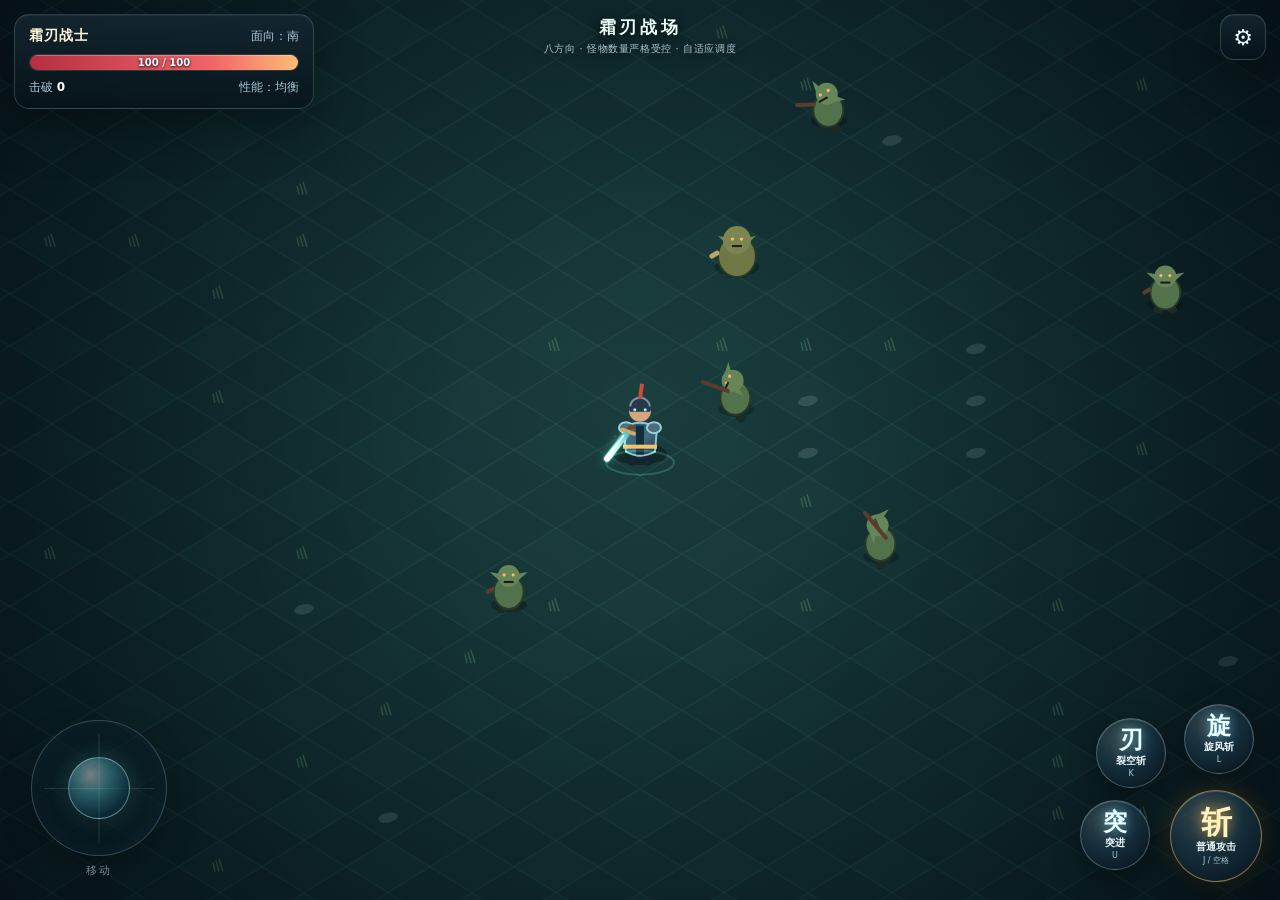
<file: warrior-25d-demo-v2/index.html>
<!doctype html>
<html lang="zh-CN">
<head>
  <meta charset="utf-8">
  <meta name="viewport" content="width=device-width,initial-scale=1,maximum-scale=1,user-scalable=no,viewport-fit=cover">
  <meta name="theme-color" content="#07121a">
  <meta name="description" content="2.5D 八方向战士战斗 Demo，支持界面抖动与设备震动开关、J/K/L/U 战斗键位、严格怪物数量上限、三档粒子特效与整帧耗时预算保护。">
  <title>霜刃战场 · 2.5D 战士 Demo v2.1.9</title>
  <link rel="stylesheet" href="./style.css?v=2.1.9">
  <link rel="stylesheet" href="./fx-level-2.1.4.css?v=2.1.9">
  <script type="importmap">
  {
    "imports": {
      "./js/entities.js": "./js/entities-2.1.2.js?v=2.1.9",
      "./js/effects.js": "./js/effects-2.1.5.js?v=2.1.9"
    }
  }
  </script>
</head>
<body>
  <canvas id="game" aria-label="2.5D 战斗场景"></canvas>
  <section id="hud" class="glass" aria-label="战斗状态">
    <div class="hud-row"><strong>霜刃战士</strong><span id="directionText">面向：南</span></div>
    <div class="hp-track"><div id="hpFill"></div><span id="hpText">100 / 100</span></div>
    <div class="hud-row stats"><span>击破 <b id="killsText">0</b></span><span id="perfText">性能：轻载</span></div>
  </section>
  <div id="title"><strong>霜刃战场</strong><span>八方向 · 怪物数量严格受控 · 自适应调度</span></div>
  <button id="settingsButton" class="icon-button glass" type="button" aria-label="打开设置">⚙</button>
  <div id="joystick" class="control-zone" aria-label="八方向移动摇杆">
    <div class="joystick-ring"><div id="joystickKnob"></div></div><span>移动</span>
  </div>
  <div id="actions" class="control-zone" aria-label="技能按钮">
    <button class="skill secondary" data-action="slash" type="button"><span class="skill-icon">刃</span><b>裂空斩</b><small>K</small><i class="cooldown"></i></button>
    <button class="skill secondary" data-action="spin" type="button"><span class="skill-icon">旋</span><b>旋风斩</b><small>L</small><i class="cooldown"></i></button>
    <button class="skill secondary" data-action="dash" type="button"><span class="skill-icon">突</span><b>突进</b><small>U</small><i class="cooldown"></i></button>
    <button class="skill primary" data-action="attack" type="button"><span class="skill-icon">斩</span><b>普通攻击</b><small>J / 空格</small><i class="cooldown"></i></button>
  </div>
  <div id="settingsBackdrop" hidden>
    <section id="settingsPanel" class="glass" role="dialog" aria-modal="true" aria-labelledby="settingsTitle">
      <header><div><strong id="settingsTitle">战场设置</strong><span>特效、怪物和反馈都能单独控制，终于不用让一台设备承担所有戏剧效果。</span></div><button id="closeSettings" type="button" aria-label="关闭设置">×</button></header>
      <label class="setting-row range-row"><span><b>背景音乐</b><small>程序化循环配乐</small></span><output id="bgmValue">45%</output><input id="bgmVolume" type="range" min="0" max="1" step="0.01" value="0.45"></label>
      <label class="setting-row range-row"><span><b>攻击音效</b><small>挥刀、命中、技能与受伤</small></span><output id="sfxValue">70%</output><input id="sfxVolume" type="range" min="0" max="1" step="0.01" value="0.70"></label>
      <div class="setting-row effect-level-row">
        <span><b>粒子特效</b><small>中等为默认档；高级保留多层刀光、环身粒子、旋转光环和命中爆发，同时根据粒子绘制与整帧耗时自动收缩预算；关闭会立即清空粒子。</small></span>
        <div class="fx-level-control" role="radiogroup" aria-label="粒子特效质量">
          <label><input type="radio" name="particleLevel" value="off"><span>关</span></label>
          <label><input type="radio" name="particleLevel" value="medium" checked><span>中等</span></label>
          <label><input type="radio" name="particleLevel" value="high"><span>高级</span></label>
        </div>
        <input id="particlesToggle" type="checkbox" checked tabindex="-1" aria-hidden="true">
      </div>
      <label class="setting-row range-row monster-count-row"><span><b>怪物数量</b><small>严格限制场上存活怪物数量。设为 10 就只允许 10 只；设为 0 会暂停刷怪并清空场上怪物。</small></span><output id="monsterCountValue">20 / 80</output><input id="monsterCount" type="range" min="0" max="80" step="1" value="20"><span class="monster-count-hint"><i>0</i><i>40</i><i>80</i></span></label>
      <label class="setting-row switch-row" for="screenShakeToggle"><span><b>界面抖动</b><small>控制命中、重击和受伤时的画面位移。关闭后不影响刀光与粒子，可减少视觉晃动和少量合成开销。</small></span><input id="screenShakeToggle" type="checkbox" checked><i class="switch" aria-hidden="true"></i></label>
      <label class="setting-row switch-row" for="vibrationToggle"><span><b>设备震动</b><small>支持 Vibration API 的手机会在命中和受伤时提供触觉反馈；Mac、iPhone Safari 和不支持的浏览器会自动忽略。</small></span><input id="vibrationToggle" type="checkbox" checked><i class="switch" aria-hidden="true"></i></label>
      <label class="setting-row switch-row" for="muteToggle"><span><b>全部静音</b><small>也可按 M 快速切换</small></span><input id="muteToggle" type="checkbox"><i class="switch" aria-hidden="true"></i></label>
      <div class="scheduler-card"><div><b>自适应分帧</b><span id="schedulerMode">轻载模式</span></div><p>怪物生成由独立上限管理器约束；AI、群体避让和粒子物理继续按帧轮转。界面抖动与设备震动可以独立关闭。</p><div class="meter"><i id="frameMeter"></i></div><small id="schedulerDetail">AI 3 帧轮转 · 粒子 2 帧轮转 · 怪物 0/20</small></div>
      <footer>键盘：J 普攻，K 裂空斩，L 旋风斩，U 突进；Q/E/R 继续兼容，I/O 预留后续技能。</footer>
    </section>
  </div>
  <div id="toast" role="status" aria-live="polite"></div>
  <script src="./js/settings-bootstrap-2.1.9.js?v=2.1.9"></script>
  <script src="./js/keymap-bootstrap-2.1.6.js?v=2.1.9"></script>
  <script type="module" src="./js/main-2.1.9.js?v=2.1.9"></script>
</body>
</html>
</file>
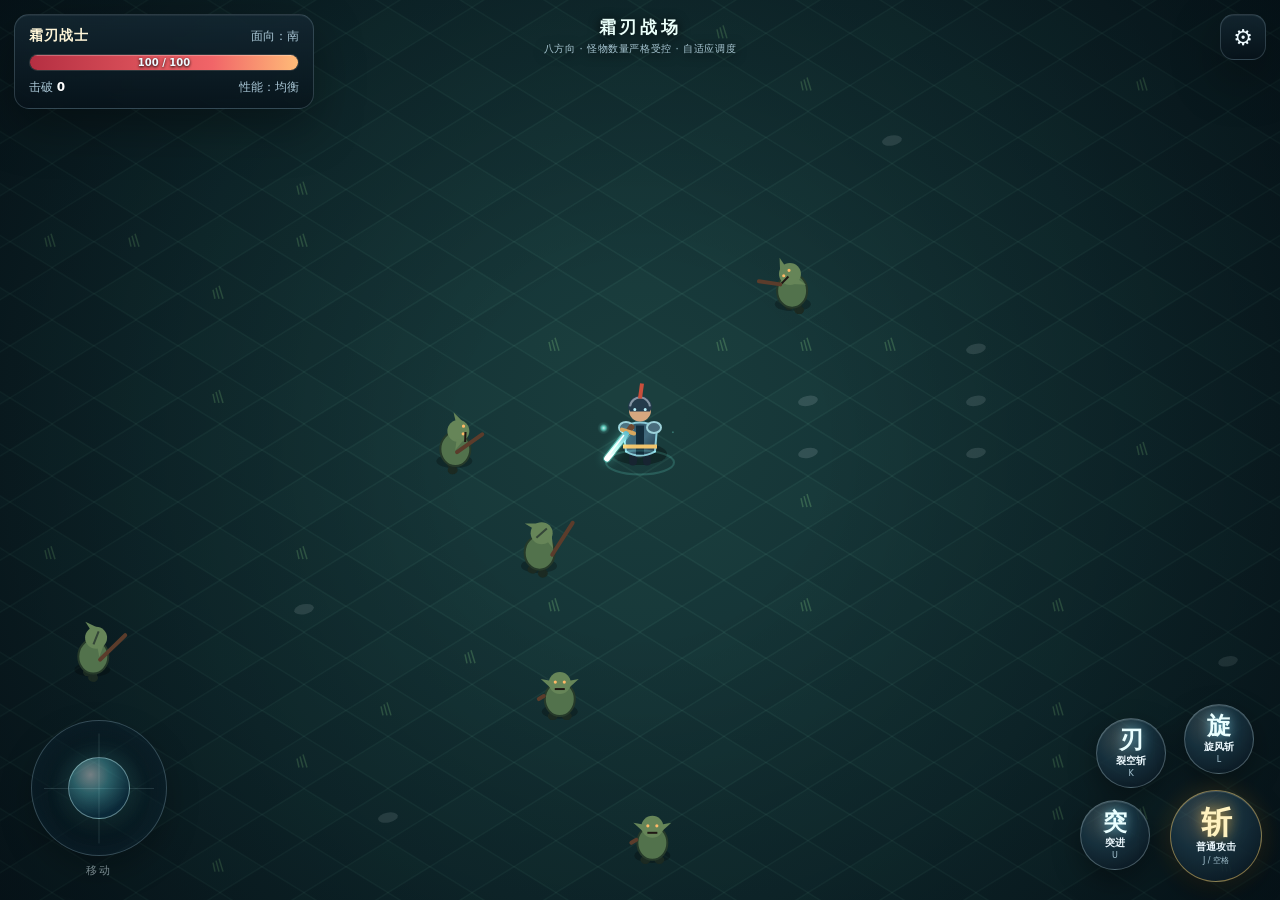
<file: warrior-25d-demo-v3/index.html>
<!doctype html>
<html lang="zh-CN">
<head>
  <meta charset="utf-8">
  <meta name="viewport" content="width=device-width,initial-scale=1,maximum-scale=1,user-scalable=no,viewport-fit=cover">
  <meta name="theme-color" content="#07121a">
  <meta name="description" content="2.5D 八方向战士战斗 Demo，支持界面抖动与设备震动开关、J/K/L/U 战斗键位、严格怪物数量上限、三档粒子特效与整帧耗时预算保护。">
  <title>霜刃战场 · 2.5D 战士 Demo v2.1.9</title>
  <link rel="stylesheet" href="../warrior-25d-demo-v2/style.css?v=2.1.9">
  <link rel="stylesheet" href="../warrior-25d-demo-v2/fx-level-2.1.4.css?v=2.1.9">
  <script type="importmap">
  {
    "imports": {
      "../warrior-25d-demo-v2/js/entities.js": "../warrior-25d-demo-v2/js/entities-2.1.2.js?v=2.1.9",
      "../warrior-25d-demo-v2/js/effects.js": "../warrior-25d-demo-v2/js/effects-2.1.5.js?v=2.1.9"
    }
  }
  </script>
</head>
<body>
  <canvas id="game" aria-label="2.5D 战斗场景"></canvas>
  <section id="hud" class="glass" aria-label="战斗状态">
    <div class="hud-row"><strong>霜刃战士</strong><span id="directionText">面向：南</span></div>
    <div class="hp-track"><div id="hpFill"></div><span id="hpText">100 / 100</span></div>
    <div class="hud-row stats"><span>击破 <b id="killsText">0</b></span><span id="perfText">性能：轻载</span></div>
  </section>
  <div id="title"><strong>霜刃战场</strong><span>八方向 · 怪物数量严格受控 · 自适应调度</span></div>
  <button id="settingsButton" class="icon-button glass" type="button" aria-label="打开设置">⚙</button>
  <div id="joystick" class="control-zone" aria-label="八方向移动摇杆">
    <div class="joystick-ring"><div id="joystickKnob"></div></div><span>移动</span>
  </div>
  <div id="actions" class="control-zone" aria-label="技能按钮">
    <button class="skill secondary" data-action="slash" type="button"><span class="skill-icon">刃</span><b>裂空斩</b><small>K</small><i class="cooldown"></i></button>
    <button class="skill secondary" data-action="spin" type="button"><span class="skill-icon">旋</span><b>旋风斩</b><small>L</small><i class="cooldown"></i></button>
    <button class="skill secondary" data-action="dash" type="button"><span class="skill-icon">突</span><b>突进</b><small>U</small><i class="cooldown"></i></button>
    <button class="skill primary" data-action="attack" type="button"><span class="skill-icon">斩</span><b>普通攻击</b><small>J / 空格</small><i class="cooldown"></i></button>
  </div>
  <div id="settingsBackdrop" hidden>
    <section id="settingsPanel" class="glass" role="dialog" aria-modal="true" aria-labelledby="settingsTitle">
      <header><div><strong id="settingsTitle">战场设置</strong><span>特效、怪物和反馈都能单独控制，终于不用让一台设备承担所有戏剧效果。</span></div><button id="closeSettings" type="button" aria-label="关闭设置">×</button></header>
      <label class="setting-row range-row"><span><b>背景音乐</b><small>程序化循环配乐</small></span><output id="bgmValue">45%</output><input id="bgmVolume" type="range" min="0" max="1" step="0.01" value="0.45"></label>
      <label class="setting-row range-row"><span><b>攻击音效</b><small>挥刀、命中、技能与受伤</small></span><output id="sfxValue">70%</output><input id="sfxVolume" type="range" min="0" max="1" step="0.01" value="0.70"></label>
      <div class="setting-row effect-level-row">
        <span><b>粒子特效</b><small>中等为默认档；高级保留多层刀光、环身粒子、旋转光环和命中爆发，同时根据粒子绘制与整帧耗时自动收缩预算；关闭会立即清空粒子。</small></span>
        <div class="fx-level-control" role="radiogroup" aria-label="粒子特效质量">
          <label><input type="radio" name="particleLevel" value="off"><span>关</span></label>
          <label><input type="radio" name="particleLevel" value="medium" checked><span>中等</span></label>
          <label><input type="radio" name="particleLevel" value="high"><span>高级</span></label>
        </div>
        <input id="particlesToggle" type="checkbox" checked tabindex="-1" aria-hidden="true">
      </div>
      <label class="setting-row range-row monster-count-row"><span><b>怪物数量</b><small>严格限制场上存活怪物数量。设为 10 就只允许 10 只；设为 0 会暂停刷怪并清空场上怪物。</small></span><output id="monsterCountValue">20 / 80</output><input id="monsterCount" type="range" min="0" max="80" step="1" value="20"><span class="monster-count-hint"><i>0</i><i>40</i><i>80</i></span></label>
      <label class="setting-row switch-row" for="screenShakeToggle"><span><b>界面抖动</b><small>控制命中、重击和受伤时的画面位移。关闭后不影响刀光与粒子，可减少视觉晃动和少量合成开销。</small></span><input id="screenShakeToggle" type="checkbox" checked><i class="switch" aria-hidden="true"></i></label>
      <label class="setting-row switch-row" for="vibrationToggle"><span><b>设备震动</b><small>支持 Vibration API 的手机会在命中和受伤时提供触觉反馈；Mac、iPhone Safari 和不支持的浏览器会自动忽略。</small></span><input id="vibrationToggle" type="checkbox" checked><i class="switch" aria-hidden="true"></i></label>
      <label class="setting-row switch-row" for="muteToggle"><span><b>全部静音</b><small>也可按 M 快速切换</small></span><input id="muteToggle" type="checkbox"><i class="switch" aria-hidden="true"></i></label>
      <div class="scheduler-card"><div><b>自适应分帧</b><span id="schedulerMode">轻载模式</span></div><p>怪物生成由独立上限管理器约束；AI、群体避让和粒子物理继续按帧轮转。界面抖动与设备震动可以独立关闭。</p><div class="meter"><i id="frameMeter"></i></div><small id="schedulerDetail">AI 3 帧轮转 · 粒子 2 帧轮转 · 怪物 0/20</small></div>
      <footer>键盘：J 普攻，K 裂空斩，L 旋风斩，U 突进；Q/E/R 继续兼容，I/O 预留后续技能。</footer>
    </section>
  </div>
  <div id="toast" role="status" aria-live="polite"></div>
  <script src="../warrior-25d-demo-v2/js/settings-bootstrap-2.1.9.js?v=2.1.9"></script>
  <script src="../warrior-25d-demo-v2/js/keymap-bootstrap-2.1.6.js?v=2.1.9"></script>
  <script type="module" src="../warrior-25d-demo-v2/js/main-2.1.9.js?v=2.1.9"></script>
</body>
</html>
</file>
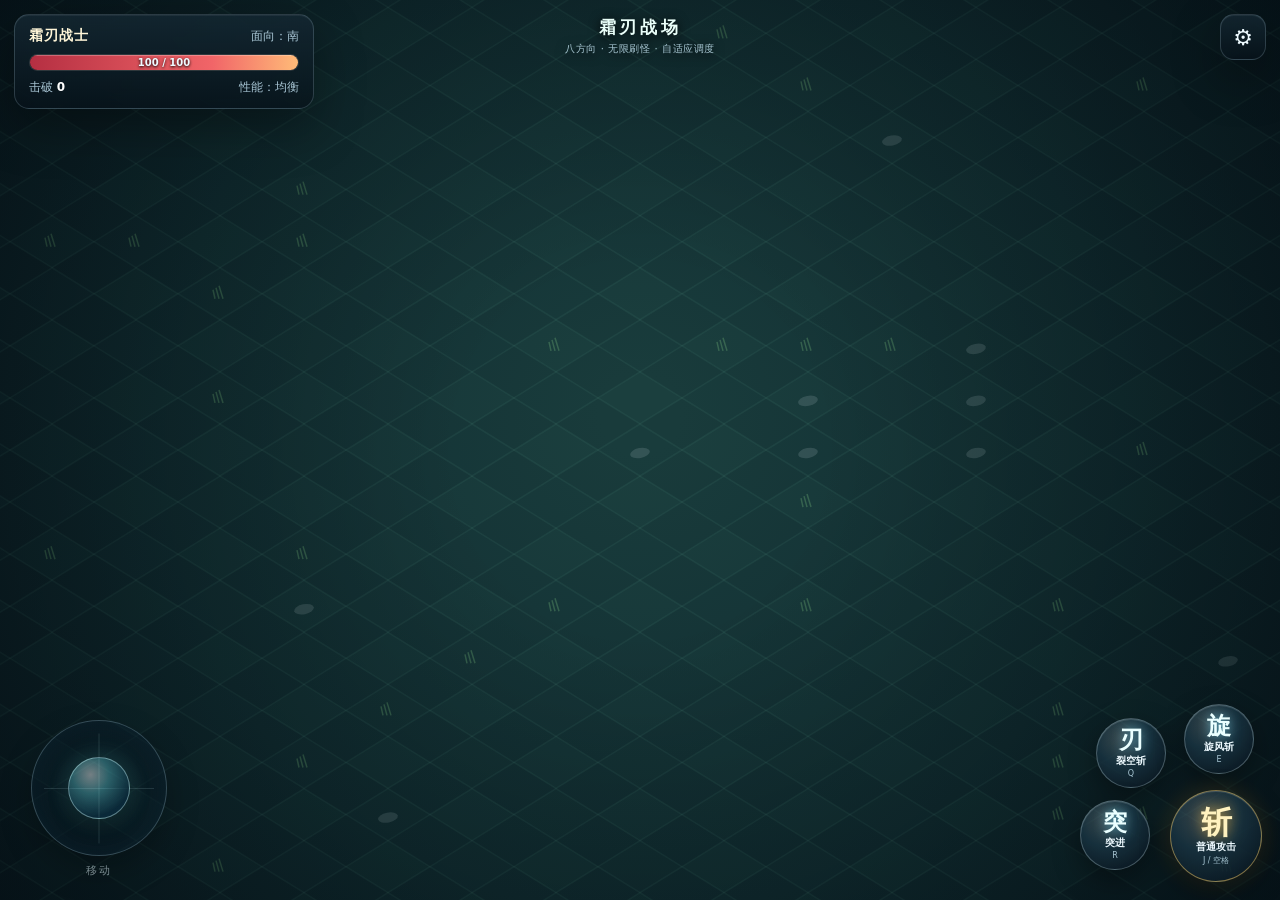
<file: warrior-25d-demo/index.html>
<!doctype html>
<html lang="zh-CN">
<head>
  <meta charset="utf-8">
  <meta name="viewport" content="width=device-width,initial-scale=1,maximum-scale=1,user-scalable=no,viewport-fit=cover">
  <meta name="theme-color" content="#07121a">
  <meta name="description" content="2.5D 八方向战士战斗 Demo，包含粒子特效开关、自适应分帧调度、持续刷怪、技能与程序化音频。">
  <title>霜刃战场 · 2.5D 战士 Demo</title>
  <link rel="stylesheet" href="./style.css?v=2.1.0">
</head>
<body>
  <canvas id="game" aria-label="2.5D 战斗场景"></canvas>

  <section id="hud" class="glass" aria-label="战斗状态">
    <div class="hud-row"><strong>霜刃战士</strong><span id="directionText">面向：南</span></div>
    <div class="hp-track"><div id="hpFill"></div><span id="hpText">100 / 100</span></div>
    <div class="hud-row stats"><span>击破 <b id="killsText">0</b></span><span id="perfText">性能：轻载</span></div>
  </section>

  <div id="title"><strong>霜刃战场</strong><span>八方向 · 无限刷怪 · 自适应调度</span></div>

  <button id="settingsButton" class="icon-button glass" type="button" aria-label="打开设置">⚙</button>

  <div id="joystick" class="control-zone" aria-label="八方向移动摇杆">
    <div class="joystick-ring"><div id="joystickKnob"></div></div>
    <span>移动</span>
  </div>

  <div id="actions" class="control-zone" aria-label="技能按钮">
    <button class="skill secondary" data-action="slash" type="button"><span class="skill-icon">刃</span><b>裂空斩</b><small>Q</small><i class="cooldown"></i></button>
    <button class="skill secondary" data-action="spin" type="button"><span class="skill-icon">旋</span><b>旋风斩</b><small>E</small><i class="cooldown"></i></button>
    <button class="skill secondary" data-action="dash" type="button"><span class="skill-icon">突</span><b>突进</b><small>R</small><i class="cooldown"></i></button>
    <button class="skill primary" data-action="attack" type="button"><span class="skill-icon">斩</span><b>普通攻击</b><small>J / 空格</small><i class="cooldown"></i></button>
  </div>

  <div id="settingsBackdrop" hidden>
    <section id="settingsPanel" class="glass" role="dialog" aria-modal="true" aria-labelledby="settingsTitle">
      <header><div><strong id="settingsTitle">战场设置</strong><span>低配设备终于不用靠意志力渲染。</span></div><button id="closeSettings" type="button" aria-label="关闭设置">×</button></header>

      <label class="setting-row range-row">
        <span><b>背景音乐</b><small>程序化循环配乐</small></span>
        <output id="bgmValue">45%</output>
        <input id="bgmVolume" type="range" min="0" max="1" step="0.01" value="0.45">
      </label>

      <label class="setting-row range-row">
        <span><b>攻击音效</b><small>挥刀、命中、技能与受伤</small></span>
        <output id="sfxValue">70%</output>
        <input id="sfxVolume" type="range" min="0" max="1" step="0.01" value="0.70">
      </label>

      <label class="setting-row switch-row" for="particlesToggle">
        <span><b>粒子特效</b><small>关闭后停止生成、更新和绘制粒子，并立即清空存量</small></span>
        <input id="particlesToggle" type="checkbox" checked>
        <i class="switch" aria-hidden="true"></i>
      </label>

      <label class="setting-row switch-row" for="muteToggle">
        <span><b>全部静音</b><small>也可按 M 快速切换</small></span>
        <input id="muteToggle" type="checkbox">
        <i class="switch" aria-hidden="true"></i>
      </label>

      <div class="scheduler-card">
        <div><b>自适应分帧</b><span id="schedulerMode">轻载模式</span></div>
        <p>怪物 AI、群体避让和粒子物理会按帧轮转。移动与攻击判定仍逐帧执行，不拿操作手感祭天。</p>
        <div class="meter"><i id="frameMeter"></i></div>
        <small id="schedulerDetail">AI 3 帧轮转 · 粒子 2 帧轮转</small>
      </div>

      <footer>桌面：WASD / 方向键移动，J 或空格攻击，Q/E/R 技能，V 显示调度信息。</footer>
    </section>
  </div>

  <div id="toast" role="status" aria-live="polite"></div>
  <script type="module" src="./js/main.js?v=2.1.0"></script>
</body>
</html>
</file>
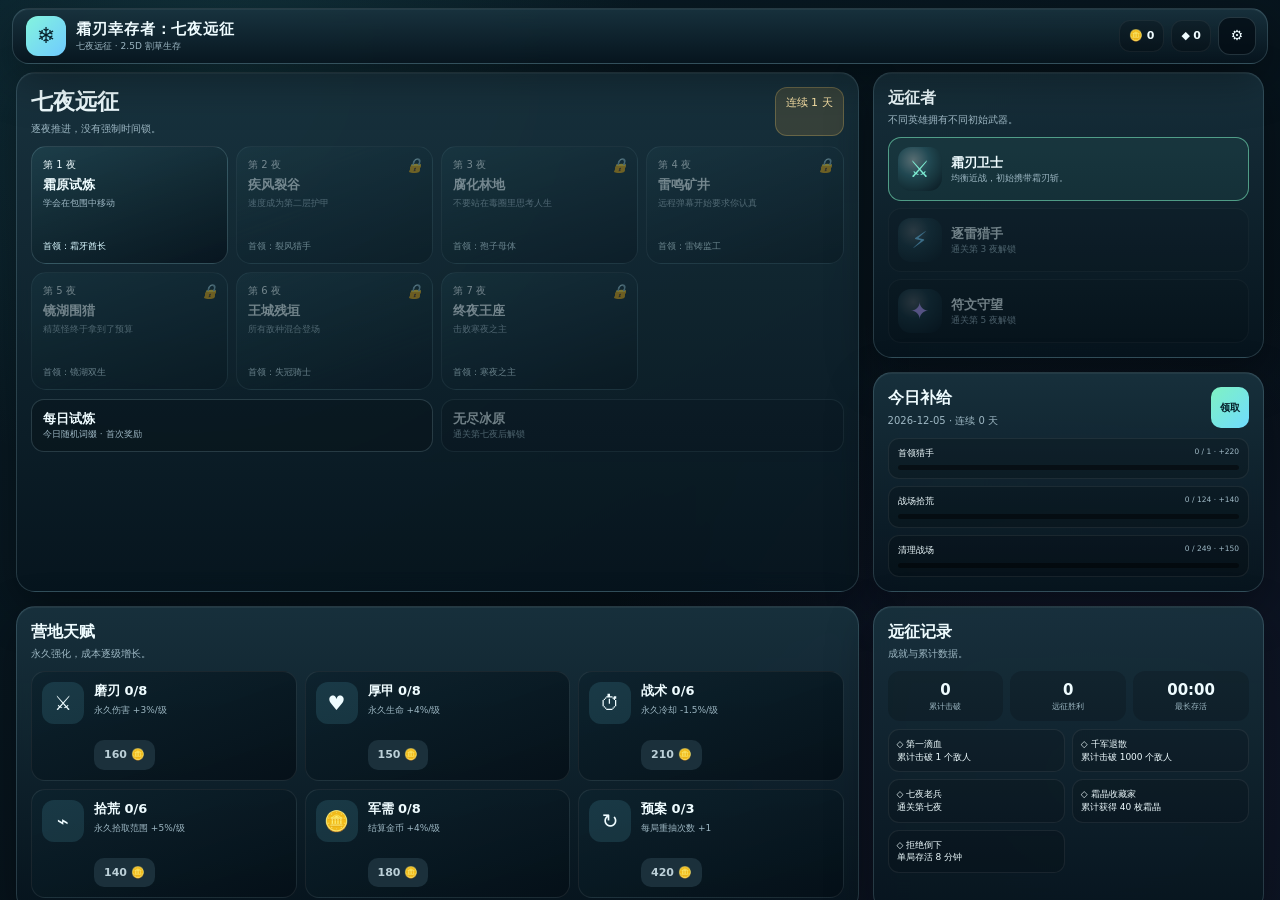
<file: frostblade-survivors/v131-fixed/index.html>
<!doctype html>
<html lang="zh-CN">
<head>
  <meta charset="utf-8">
  <meta name="viewport" content="width=device-width,initial-scale=1,maximum-scale=1,user-scalable=no,viewport-fit=cover">
  <meta http-equiv="Cache-Control" content="no-cache, no-store, must-revalidate">
  <meta http-equiv="refresh" content="0;url=../?v=1.3.1-static-20260713-r1">
  <title>霜刃幸存者 v1.3.1</title>
  <style>html,body{width:100%;height:100%;margin:0;background:#07141c;color:#effcff;font-family:system-ui,sans-serif}body{display:grid;place-items:center}a{color:#7ff2c2}</style>
</head>
<body><a href="../?v=1.3.1-static-20260713-r1">进入游戏</a><script>location.replace('../?v=1.3.1-static-20260713-r1');</script></body>
</html>
</file>
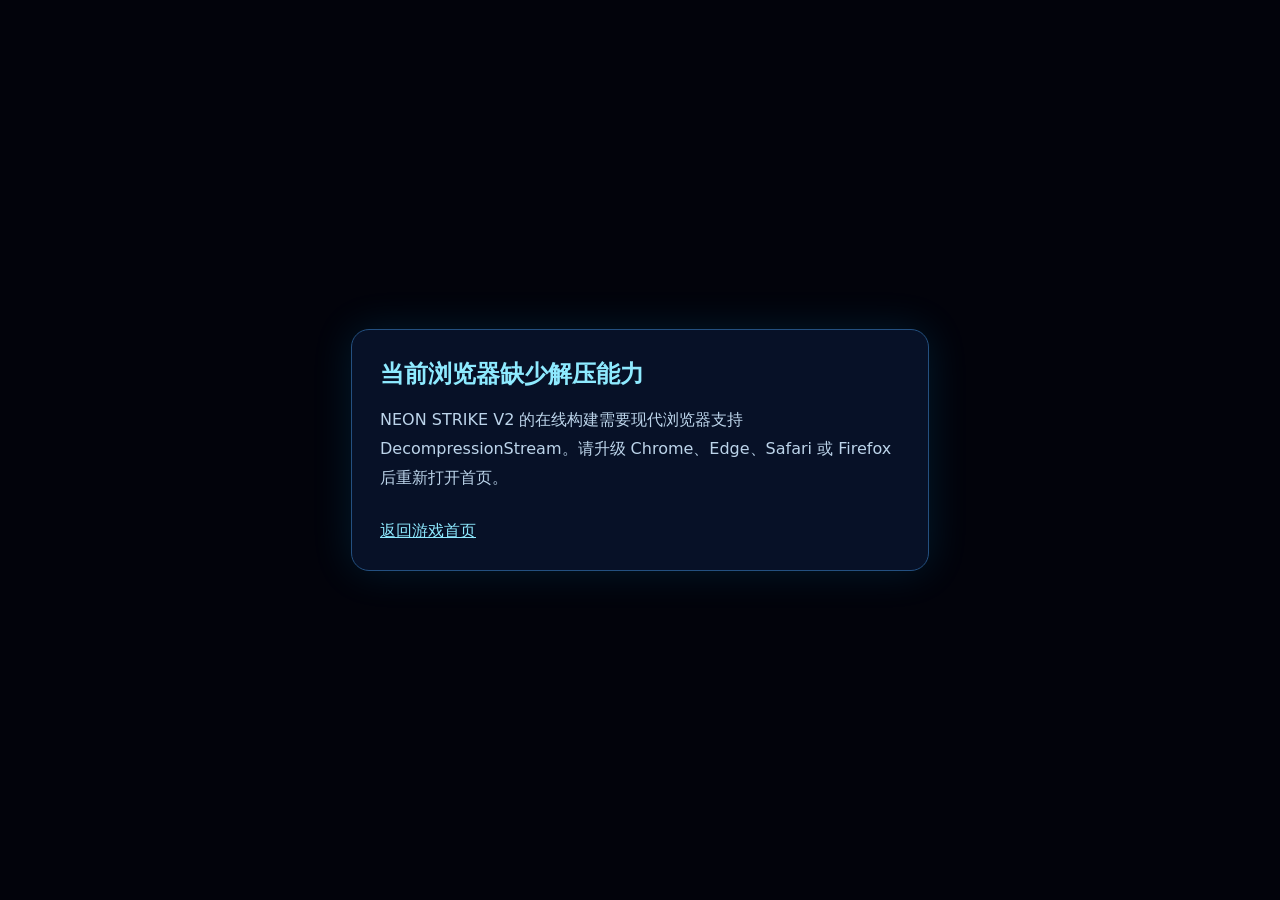
<file: neon-strike-v2/source.html>
<!doctype html><html lang="zh-CN"><head><meta charset="utf-8"><meta name="viewport" content="width=device-width,initial-scale=1,viewport-fit=cover"><meta name="theme-color" content="#02030b"><title>NEON STRIKE V2 · 浏览器兼容提示</title><style>html,body{height:100%;margin:0;background:#02030b;color:#dffaff;font-family:system-ui,-apple-system,"Segoe UI",sans-serif}body{display:grid;place-items:center}.card{max-width:520px;margin:24px;padding:28px;border:1px solid #245080;border-radius:18px;background:#071127;box-shadow:0 0 40px #00bfff22}.title{font-size:24px;font-weight:800;color:#8eeaff}.hint{line-height:1.8;color:#bcd4ea}.link{display:inline-block;margin-top:12px;color:#8eeaff}</style></head><body><main class="card"><div class="title">当前浏览器缺少解压能力</div><p class="hint">NEON STRIKE V2 的在线构建需要现代浏览器支持 DecompressionStream。请升级 Chrome、Edge、Safari 或 Firefox 后重新打开首页。</p><a class="link" href="../">返回游戏首页</a></main></body></html>
</file>
<file: frostblade-survivors/styles.css>
:root{--bg:#07141c;--panel:rgba(8,24,34,.88);--panel2:rgba(17,44,56,.82);--line:rgba(190,233,246,.17);--text:#effcff;--muted:#9eb8c4;--cyan:#73e6ff;--mint:#7ff2c2;--gold:#ffd36c;--danger:#ff6f7f;--safe-top:env(safe-area-inset-top,0px);--safe-bottom:env(safe-area-inset-bottom,0px);--safe-left:env(safe-area-inset-left,0px);--safe-right:env(safe-area-inset-right,0px)}
*{box-sizing:border-box;-webkit-tap-highlight-color:transparent}html,body{width:100%;height:100%;margin:0;overflow:hidden;background:var(--bg);color:var(--text);font:14px/1.4 Inter,"PingFang SC","Microsoft YaHei",system-ui,sans-serif}button,input,select{font:inherit}button{color:inherit}button:disabled{opacity:.44;cursor:not-allowed!important}#app,#gameCanvas{position:fixed;inset:0;width:100%;height:100%}#gameCanvas{display:block;background:#07141c;touch-action:none}.screen{position:fixed;inset:0;display:none}.screen.active{display:block}.glass{background:linear-gradient(180deg,rgba(25,51,63,.91),rgba(7,21,30,.9));border:1px solid var(--line);box-shadow:0 16px 46px rgba(0,0,0,.35),inset 0 1px rgba(255,255,255,.05);backdrop-filter:blur(11px);-webkit-backdrop-filter:blur(11px)}
#menuScreen{overflow:auto;padding:calc(72px + var(--safe-top)) calc(16px + var(--safe-right)) calc(24px + var(--safe-bottom)) calc(16px + var(--safe-left));background:radial-gradient(circle at 18% 10%,rgba(59,157,164,.18),transparent 32%),radial-gradient(circle at 85% 86%,rgba(100,74,174,.14),transparent 38%),linear-gradient(150deg,#091d27,#061018 72%)}
.topbar{position:fixed;z-index:30;left:calc(12px + var(--safe-left));right:calc(12px + var(--safe-right));top:calc(8px + var(--safe-top));height:56px;border-radius:17px;display:flex;align-items:center;justify-content:space-between;padding:7px 11px 7px 13px}.brand{display:flex;gap:10px;align-items:center;min-width:0}.brand-mark{display:grid;place-items:center;width:40px;height:40px;flex:none;border-radius:12px;background:linear-gradient(135deg,#84f4de,#6fcaff);color:#06202a;font-size:22px}.brand strong,.brand small{display:block;white-space:nowrap;overflow:hidden;text-overflow:ellipsis}.brand strong{font-size:15px;letter-spacing:.06em}.brand small{font-size:9px;color:var(--muted)}.wallet{display:flex;align-items:center;gap:7px}.wallet>span{padding:7px 9px;border-radius:11px;background:rgba(0,0,0,.22);border:1px solid rgba(255,255,255,.06);font-size:11px}.icon-button{display:grid;place-items:center;width:38px;height:38px;border-radius:12px;border:1px solid var(--line);background:rgba(3,13,20,.76);cursor:pointer}.icon-button:active{transform:scale(.95)}
.mobile-tabs{display:none}.menu-grid{max-width:1440px;margin:0 auto;display:grid;grid-template-columns:minmax(0,1.55fr) minmax(290px,.72fr);grid-template-areas:"campaign profile" "meta records";gap:14px}.panel{border-radius:19px;padding:14px}.campaign-panel{grid-area:campaign}.profile-column{grid-area:profile;display:grid;gap:14px}.meta-panel{grid-area:meta}.records-panel{grid-area:records}.panel-head{display:flex;justify-content:space-between;gap:12px;margin-bottom:10px}.panel-head h1,.panel-head h2,.panel-head p{margin:0}.panel-head h1{font-size:22px}.panel-head h2{font-size:16px}.panel-head p{margin-top:4px;color:var(--muted);font-size:10px}.streak-badge{flex:none;padding:7px 10px;border-radius:12px;background:rgba(255,190,72,.14);border:1px solid rgba(255,211,108,.25);color:#ffe7aa;font-size:11px}
.day-list{display:grid;grid-template-columns:repeat(4,minmax(110px,1fr));gap:8px}.day-card{position:relative;min-height:112px;padding:11px;border-radius:15px;border:1px solid var(--line);background:linear-gradient(160deg,rgba(37,79,89,.5),rgba(6,18,27,.8));cursor:pointer;overflow:hidden;text-align:left}.day-card:hover:not(:disabled){border-color:rgba(127,242,194,.55)}.day-card span,.day-card strong,.day-card small,.day-card em{display:block}.day-card span{font-size:10px}.day-card strong{margin-top:5px;font-size:13px}.day-card small{margin-top:3px;color:var(--muted);font-size:9px}.day-card em{position:absolute;left:11px;bottom:9px;font-style:normal;color:#d8f8ff;font-size:9px}.day-card .lock{position:absolute;right:9px;top:8px}.mode-row{display:grid;grid-template-columns:1fr 1fr;gap:8px;margin-top:9px}.mode-card{padding:10px 11px;border-radius:13px;border:1px solid var(--line);background:rgba(0,0,0,.18);text-align:left;cursor:pointer}.mode-card span,.mode-card small{display:block}.mode-card span{font-weight:800;font-size:13px}.mode-card small{color:var(--muted);font-size:9px}
.hero-list,.contract-list{display:grid;gap:7px}.hero-card{display:grid;grid-template-columns:44px 1fr;gap:9px;align-items:center;padding:9px;border-radius:13px;border:1px solid rgba(255,255,255,.08);background:rgba(0,0,0,.16);text-align:left;cursor:pointer}.hero-card.selected{border-color:rgba(127,242,194,.56);background:rgba(72,170,144,.1)}.hero-avatar{display:grid;place-items:center;width:44px;height:44px;border-radius:13px;background:radial-gradient(circle at 35% 30%,rgba(255,255,255,.28),rgba(74,153,170,.2) 38%,rgba(5,16,23,.72));font-size:23px}.hero-card strong,.hero-card small{display:block}.hero-card strong{font-size:13px}.hero-card small{color:var(--muted);font-size:9px}.contract{padding:8px 9px;border-radius:11px;background:rgba(0,0,0,.17);border:1px solid rgba(255,255,255,.07)}.contract>div:first-child{display:flex;justify-content:space-between;gap:8px;font-size:9px}.contract small{color:var(--muted)}.progress-track{height:5px;margin-top:6px;border-radius:999px;overflow:hidden;background:rgba(0,0,0,.45)}.progress-track i{display:block;height:100%;background:linear-gradient(90deg,var(--mint),var(--cyan))}
.small-button,.primary-button,.secondary-button,.danger-button{border:1px solid var(--line);border-radius:10px;background:rgba(255,255,255,.06);padding:8px 11px;cursor:pointer;font-size:12px}.small-button.primary,.primary-button{background:linear-gradient(135deg,#7ff2c2,#6fdcff);color:#05202a;border:0;font-weight:900}.secondary-button{background:rgba(103,208,234,.1)}.danger-button{background:rgba(255,91,110,.12);border-color:rgba(255,111,127,.28);color:#ffc3ca}.small-button{padding:6px 9px;font-size:10px}
.meta-upgrade-list{display:grid;grid-template-columns:repeat(3,minmax(0,1fr));gap:8px}.meta-upgrade{display:grid;grid-template-columns:42px 1fr;gap:8px 10px;padding:10px;border-radius:14px;border:1px solid rgba(255,255,255,.08);background:linear-gradient(160deg,rgba(13,35,46,.88),rgba(5,16,24,.92))}.meta-icon{display:grid;place-items:center;width:42px;height:42px;border-radius:12px;background:rgba(117,230,255,.12);font-size:20px}.meta-upgrade strong,.meta-upgrade small{display:block}.meta-upgrade strong{font-size:13px}.meta-upgrade small{margin-top:4px;color:var(--muted);font-size:9px;min-height:28px}.meta-upgrade button{grid-column:2;justify-self:start;padding:7px 10px;border:0;border-radius:10px;background:linear-gradient(135deg,#84f3d8,#6ecffd);color:#06202a;font-weight:900;font-size:11px}.meta-upgrade button:disabled{opacity:1;background:#1b303b;color:#bcd0d8}.record-summary{display:grid;grid-template-columns:repeat(3,1fr);gap:7px}.record-summary>div{padding:9px;border-radius:12px;background:rgba(0,0,0,.16);text-align:center}.record-summary b,.record-summary small{display:block}.record-summary b{font-size:15px}.record-summary small{font-size:8px;color:var(--muted)}.achievement-list{display:grid;grid-template-columns:1fr 1fr;gap:7px;margin-top:8px}.achievement{padding:8px;border-radius:11px;border:1px solid rgba(255,255,255,.07);background:rgba(0,0,0,.13);font-size:9px}.achievement span{display:block}.achievement.done{color:#ffe5a3}.menu-footer{max-width:1440px;margin:12px auto 0;color:#78939f;text-align:center;font-size:9px}
#gameScreen{pointer-events:none}.hud-top{position:fixed;z-index:8;left:calc(12px + var(--safe-left));right:calc(12px + var(--safe-right));top:calc(9px + var(--safe-top));display:flex;justify-content:space-between}.hud-card{width:min(310px,calc(100vw - 75px));padding:9px 10px;border-radius:15px}.hud-line{display:flex;justify-content:space-between;gap:8px;font-size:10px}.hud-line strong{color:#fff2c4}.hud-line.muted{margin-top:5px;color:var(--muted);font-size:9px}.bar{position:relative;height:12px;margin-top:5px;overflow:hidden;border-radius:999px;border:1px solid rgba(255,255,255,.12);background:rgba(0,0,0,.45)}.bar i{display:block;height:100%;transition:width .12s linear}.bar span{position:absolute;inset:0;display:grid;place-items:center;font-size:7px;font-weight:900;text-shadow:0 1px 3px #000}.hp-bar i{background:linear-gradient(90deg,#ba334a,#f16e6b 66%,#ffbe72)}.xp-bar{height:8px}.xp-bar i{background:linear-gradient(90deg,#61cba8,#6ee8ff)}.hud-actions{pointer-events:auto}.boss-bar{position:fixed;z-index:8;top:calc(9px + var(--safe-top));left:50%;width:min(420px,54vw);transform:translateX(-50%);padding:8px 10px;border-radius:14px}.boss-bar>div:first-child{display:flex;justify-content:space-between;font-size:9px}.boss-bar .bar i{background:linear-gradient(90deg,#9a2b58,#ec5573,#ffb25e)}.weapon-strip{position:fixed;z-index:7;left:50%;top:calc(70px + var(--safe-top));transform:translateX(-50%);display:flex;gap:4px}.weapon-badge{width:34px;height:34px;border-radius:10px;border:1px solid var(--line);background:rgba(6,18,26,.78);display:grid;place-items:center;position:relative}.weapon-badge span{position:absolute;right:3px;bottom:1px;font-size:7px}.toast{position:fixed;z-index:40;left:50%;top:100px;transform:translate(-50%,-6px);padding:7px 11px;border-radius:999px;background:rgba(3,14,21,.92);border:1px solid var(--line);font-size:9px;opacity:0;transition:.18s}.toast.show{opacity:1;transform:translate(-50%,0)}
.joystick{position:fixed;z-index:9;pointer-events:auto;left:calc(26px + var(--safe-left));bottom:calc(20px + var(--safe-bottom));width:132px;height:132px;touch-action:none}.joystick-ring{position:absolute;inset:0;border-radius:50%;background:radial-gradient(circle,rgba(112,226,255,.08),rgba(4,16,24,.57) 68%);border:1px solid rgba(185,235,255,.24);box-shadow:0 10px 26px rgba(0,0,0,.28),inset 0 0 26px rgba(93,226,255,.07)}.joystick-ring:before,.joystick-ring:after{content:"";position:absolute;left:15%;right:15%;top:50%;height:1px;background:rgba(255,255,255,.11)}.joystick-ring:after{transform:rotate(90deg)}#joystickKnob{position:absolute;left:50%;top:50%;width:54px;height:54px;margin:-27px;border-radius:50%;background:radial-gradient(circle at 35% 28%,rgba(255,255,255,.4),rgba(102,218,228,.28) 35%,rgba(7,31,45,.9) 72%);border:1px solid rgba(210,252,255,.36);box-shadow:0 7px 18px rgba(0,0,0,.35);will-change:transform}.active-buttons{position:fixed;z-index:9;right:calc(24px + var(--safe-right));bottom:calc(18px + var(--safe-bottom));width:245px;height:170px;pointer-events:auto}.active-skill{position:absolute;border-radius:50%;border:1px solid rgba(205,241,255,.23);background:radial-gradient(circle at 34% 27%,rgba(255,255,255,.19),rgba(23,51,65,.84) 42%,rgba(4,14,22,.95));box-shadow:0 10px 25px rgba(0,0,0,.36);cursor:pointer;overflow:hidden}.active-skill:active{transform:scale(.93)}.active-skill b,.active-skill span{position:relative;z-index:2;display:block}.active-skill b{font-size:20px}.active-skill span{font-size:7px;color:#b6d0db}.active-skill i{position:absolute;inset:auto 0 0;height:0;background:rgba(2,7,12,.72)}.active-skill.manual{right:0;bottom:0;width:82px;height:82px;border-color:rgba(255,204,99,.42)}.active-skill.manual b{font-size:27px;color:#fff0bb}.active-skill.dash{right:89px;bottom:6px;width:62px;height:62px}.active-skill.ultimate{right:7px;bottom:90px;width:65px;height:65px;border-color:rgba(184,134,255,.38)}.active-skill.magnet{right:98px;bottom:79px;width:58px;height:58px}
.overlay{position:fixed;z-index:50;inset:0;display:grid;place-items:center;padding:14px;background:rgba(0,6,10,.7);backdrop-filter:blur(7px)}.overlay[hidden]{display:none}.modal{width:min(470px,100%);max-height:calc(100dvh - 24px);overflow:auto;border-radius:20px;padding:16px}.modal h2,.modal p{margin:0}.modal p{margin-top:6px;color:var(--muted);font-size:10px}.pause-modal{max-width:330px;text-align:center}.pause-modal button{display:block;width:100%;margin-top:8px}.level-modal{width:min(680px,calc(100vw - 24px))}.level-modal header{text-align:center}.level-modal header span,.level-modal header strong,.level-modal header small{display:block}.level-modal header span{color:var(--gold);font-size:9px}.level-modal header strong{font-size:18px}.level-modal header small{color:var(--muted);font-size:9px}.level-choice-list{display:grid;grid-template-columns:repeat(3,1fr);gap:8px;margin-top:11px}.level-card{display:flex;flex-direction:column;align-items:flex-start;min-height:155px;padding:12px;border-radius:15px;border:1px solid rgba(164,226,244,.2);background:linear-gradient(165deg,rgba(19,46,60,.97),rgba(8,19,29,.98));text-align:left;cursor:pointer}.level-card.rare{border-color:rgba(255,211,108,.45)}.choice-icon{display:grid;place-items:center;width:38px;height:38px;border-radius:11px;background:rgba(81,191,212,.16);font-size:19px}.level-card h3{margin:8px 0 0;font-size:16px}.level-card p{font-size:10px}.level-card em{margin-top:auto;padding:4px 7px;border-radius:999px;background:rgba(255,255,255,.06);color:#ffe39b;font-size:8px;font-style:normal}.level-modal footer{text-align:center;margin-top:8px}.result-modal{text-align:center}.result-stats,.result-rewards{display:grid;grid-template-columns:repeat(4,1fr);gap:7px;margin-top:12px}.result-stats>div,.result-rewards>div{padding:9px;border-radius:12px;background:rgba(0,0,0,.18)}.result-stats b,.result-stats small,.result-rewards b,.result-rewards small{display:block}.result-stats small,.result-rewards small{font-size:8px;color:var(--muted)}.result-modal .primary-button{width:100%;margin-top:12px}.settings-modal{width:min(500px,calc(100vw - 24px))}.settings-head{display:flex;justify-content:space-between;gap:10px;padding-bottom:9px;border-bottom:1px solid rgba(255,255,255,.08)}.settings-head h2,.settings-head p{margin:0}.settings-head h2{font-size:17px}.setting-row{display:grid;grid-template-columns:1fr auto;gap:8px;align-items:center;padding:9px 1px;border-bottom:1px solid rgba(255,255,255,.07)}.setting-row span b,.setting-row span small{display:block}.setting-row span b{font-size:11px}.setting-row span small{font-size:8px;color:var(--muted)}.setting-row output{font-size:9px;color:var(--mint)}.setting-row input[type=range]{grid-column:1/-1;width:100%;accent-color:var(--mint)}.language-row select{min-width:130px;padding:7px;border-radius:9px;border:1px solid var(--line);background:#102833;color:var(--text)}.switch-row{cursor:pointer}.switch-row input{position:absolute;opacity:0}.switch-row i{position:relative;width:43px;height:24px;border-radius:999px;background:#273c48}.switch-row i:after{content:"";position:absolute;left:3px;top:3px;width:18px;height:18px;border-radius:50%;background:#d6e4e9;transition:.16s}.switch-row input:checked+i{background:#42cdb1}.switch-row input:checked+i:after{transform:translateX(19px);background:#fff}.segmented-row{grid-template-columns:1fr}.segmented{display:grid;grid-template-columns:repeat(3,1fr);gap:4px;padding:4px;border-radius:12px;background:rgba(0,0,0,.2)}.segmented button{padding:6px;border:0;border-radius:8px;background:transparent;color:var(--muted);cursor:pointer;font-size:10px}.segmented button.active{background:linear-gradient(135deg,#82f1d0,#69d9ff);color:#06202a;font-weight:900}.settings-modal footer{display:flex;justify-content:space-between;align-items:center;margin-top:9px;color:var(--muted);font-size:8px}
.orientation-overlay{position:fixed;z-index:200;inset:0;display:grid;place-items:center;padding:20px;background:rgba(2,10,15,.97);touch-action:none}.orientation-overlay[hidden]{display:none}.orientation-card{width:min(350px,100%);padding:21px;text-align:center;border-radius:20px}.orientation-card h2,.orientation-card p{margin:0}.orientation-card h2{font-size:20px;margin-top:12px}.orientation-card p{font-size:10px;color:var(--muted);margin-top:7px}.orientation-card button{width:100%;margin-top:14px}.orientation-card small{display:block;color:var(--muted);font-size:9px;margin-top:8px}.orientation-phone{position:relative;width:55px;height:86px;margin:auto;border:3px solid var(--mint);border-radius:13px;animation:turn 1.7s infinite}.orientation-phone i{position:absolute;inset:8px;border-radius:7px;background:rgba(115,230,255,.15)}.orientation-phone b{position:absolute;right:-28px;top:28px;color:var(--mint);font-size:21px}@keyframes turn{0%,22%{transform:rotate(0)}58%,100%{transform:rotate(90deg)}}body.orientation-blocked #app> :not(.orientation-overlay){pointer-events:none}
@media(max-width:1050px){.menu-grid{grid-template-columns:1fr;grid-template-areas:"campaign" "profile" "meta" "records"}.profile-column{grid-template-columns:1fr 1fr}.meta-upgrade-list{grid-template-columns:repeat(2,1fr)}}
@media(max-width:720px),(pointer:coarse) and (max-height:720px){#menuScreen{padding:calc(94px + var(--safe-top)) calc(8px + var(--safe-right)) calc(12px + var(--safe-bottom)) calc(8px + var(--safe-left))}.topbar{left:calc(5px + var(--safe-left));right:calc(5px + var(--safe-right));top:calc(4px + var(--safe-top));height:52px}.brand-mark{width:36px;height:36px}.brand strong{font-size:14px}.brand small{display:none}.wallet>span{font-size:10px;padding:6px 7px}.icon-button{width:36px;height:36px}.mobile-tabs{display:grid;position:fixed;z-index:28;left:calc(6px + var(--safe-left));right:calc(6px + var(--safe-right));top:calc(57px + var(--safe-top));grid-template-columns:repeat(4,1fr);gap:3px;padding:3px;border-radius:12px}.mobile-tab{border:0;background:transparent;color:#aac2cc;padding:7px 4px;border-radius:9px;font-size:10px;font-weight:700}.mobile-tab.active{background:linear-gradient(135deg,#7ff2c2,#6fdcff);color:#05202a}.menu-grid{display:block}.menu-grid>[data-menu-panel]{display:none}.menu-grid>[data-menu-panel].mobile-active{display:block}.profile-column.mobile-active{display:grid;grid-template-columns:1fr 1fr;gap:8px}.panel{padding:10px}.panel-head h1{font-size:17px}.panel-head h2{font-size:14px}.day-list{grid-template-columns:repeat(2,1fr);gap:7px}.day-card{min-height:88px;padding:9px}.meta-upgrade-list{grid-template-columns:repeat(2,1fr)}.achievement-list{grid-template-columns:repeat(2,1fr)}.menu-footer{display:none}.hud-top{left:calc(7px + var(--safe-left));right:calc(7px + var(--safe-right));top:calc(5px + var(--safe-top))}.hud-card{width:225px;padding:7px 9px}.hud-line{font-size:9px}.hud-line.muted{font-size:8px}.bar{height:10px;margin-top:4px}.xp-bar{height:7px}.weapon-strip{top:55px}.boss-bar{top:5px;width:min(360px,48vw)}.joystick{left:calc(27px + var(--safe-left));bottom:calc(20px + var(--safe-bottom));width:124px;height:124px}.active-buttons{right:calc(25px + var(--safe-right));bottom:calc(18px + var(--safe-bottom));transform:scale(.66);transform-origin:right bottom}.level-modal{width:min(82vw,640px);padding:12px}.level-choice-list{gap:7px;margin-top:8px}.level-card{min-height:112px;padding:9px}.choice-icon{width:31px;height:31px;font-size:16px}.level-card h3{font-size:13px}.level-card p{font-size:8px}.level-card em{font-size:7px}.settings-modal{display:grid;grid-template-columns:repeat(2,1fr);column-gap:12px;width:min(86vw,670px);padding:11px}.settings-modal>.settings-head,.settings-modal>footer{grid-column:1/-1}.setting-row{padding:6px 0}.setting-row span b{font-size:10px}.setting-row span small{font-size:7px}.segmented button{font-size:9px;padding:5px}}
@media(prefers-reduced-motion:reduce){*{animation-duration:.01ms!important;transition-duration:.01ms!important}}
</file>
<file: frostblade-survivors/mobile-tuning-v1.3.2.css>
/* Frostblade v1.3.2 mobile layout and control tuning */
:root{
  --mobile-control-inset-x:max(24px,env(safe-area-inset-left,0px));
  --mobile-control-inset-y:max(18px,env(safe-area-inset-bottom,0px));
}

html,body,#app,.screen{height:100%;height:100dvh;min-height:100%;}
#menuScreen{overscroll-behavior:contain;scroll-padding-bottom:calc(28px + var(--safe-bottom));}

/* Keep expedition card copy from colliding with the completion line. */
.day-card{
  display:flex!important;
  flex-direction:column!important;
  align-items:stretch!important;
  min-width:0!important;
  min-height:118px!important;
  padding:11px!important;
}
.day-card span,.day-card strong,.day-card small,.day-card em{min-width:0!important;}
.day-card strong{line-height:1.22!important;}
.day-card small{
  margin-top:4px!important;
  line-height:1.35!important;
  min-height:2.7em!important;
  overflow:hidden!important;
  display:-webkit-box!important;
  -webkit-box-orient:vertical!important;
  -webkit-line-clamp:2!important;
}
.day-card em{
  position:static!important;
  left:auto!important;
  right:auto!important;
  bottom:auto!important;
  margin-top:auto!important;
  padding-top:7px!important;
  line-height:1.2!important;
  white-space:nowrap!important;
  overflow:hidden!important;
  text-overflow:ellipsis!important;
}
.day-card .lock{position:absolute!important;top:9px!important;right:9px!important;}

/* Strong, persistent touch feedback instead of relying on :active alone. */
.active-skill{
  touch-action:none!important;
  transform-origin:center!important;
  transition:transform 70ms cubic-bezier(.2,.9,.25,1),filter 70ms ease,box-shadow 70ms ease!important;
  will-change:transform,filter!important;
}
.active-skill::after{
  content:"";
  position:absolute;
  z-index:1;
  inset:5px;
  border-radius:50%;
  border:2px solid rgba(222,252,255,.68);
  box-shadow:inset 0 0 18px rgba(118,235,255,.24),0 0 14px rgba(118,235,255,.16);
  opacity:0;
  transform:scale(.72);
  transition:opacity 70ms ease,transform 70ms ease;
  pointer-events:none;
}
.active-skill.pressed,.active-skill:active{
  transform:scale(.86)!important;
  filter:brightness(1.28) saturate(1.12)!important;
  box-shadow:0 4px 13px rgba(0,0,0,.34),inset 0 0 0 3px rgba(224,252,255,.24),inset 0 0 24px rgba(112,229,255,.18)!important;
}
.active-skill.pressed::after,.active-skill:active::after{opacity:1;transform:scale(1);}
.active-skill.pressed b,.active-skill:active b{text-shadow:0 0 12px rgba(225,255,255,.82);}

@media (pointer:coarse) and (orientation:landscape){
  #menuScreen{
    height:100dvh!important;
    padding-bottom:calc(28px + var(--safe-bottom))!important;
  }
  .mobile-tabs{grid-template-columns:repeat(4,minmax(0,1fr))!important;grid-template-rows:1fr!important;height:auto!important;}
  .campaign-panel{margin-bottom:calc(20px + var(--safe-bottom))!important;}
  .day-list{grid-template-columns:repeat(4,minmax(0,1fr))!important;gap:8px!important;}
  .day-card{min-height:112px!important;}

  /* Slightly larger skills while keeping them clear of gesture edges. */
  .active-buttons{
    right:calc(32px + var(--safe-right))!important;
    bottom:calc(24px + var(--safe-bottom))!important;
    width:260px!important;
    height:184px!important;
    transform:scale(.74)!important;
    transform-origin:right bottom!important;
  }
  .active-skill.manual{width:88px!important;height:88px!important;right:0!important;bottom:0!important;}
  .active-skill.manual b{font-size:29px!important;}
  .active-skill.dash{width:66px!important;height:66px!important;right:96px!important;bottom:7px!important;}
  .active-skill.ultimate{width:70px!important;height:70px!important;right:8px!important;bottom:98px!important;}
  .active-skill.magnet{width:62px!important;height:62px!important;right:105px!important;bottom:86px!important;}

  .joystick{
    left:calc(32px + var(--safe-left))!important;
    bottom:calc(24px + var(--safe-bottom))!important;
  }
}

@media (pointer:coarse) and (orientation:landscape) and (max-width:899px){
  .day-list{grid-template-columns:repeat(2,minmax(0,1fr))!important;}
  .day-card{min-height:110px!important;}
}

@media (pointer:coarse) and (orientation:landscape) and (max-height:430px){
  #menuScreen{padding-bottom:calc(24px + var(--safe-bottom))!important;}
  .day-card{min-height:104px!important;padding:9px!important;}
  .day-card small{min-height:2.45em!important;}
  .active-buttons{
    right:calc(30px + var(--safe-right))!important;
    bottom:calc(22px + var(--safe-bottom))!important;
    transform:scale(.71)!important;
  }
  .joystick{
    left:calc(30px + var(--safe-left))!important;
    bottom:calc(22px + var(--safe-bottom))!important;
  }
}

@media(prefers-reduced-motion:reduce){
  .active-skill{transition-duration:.01ms!important;}
}
</file>
<file: warrior-25d-demo-v2/style.css>
:root{--panel:rgba(7,18,26,.78);--line:rgba(205,239,255,.18);--text:#eefaff;--muted:#a9c6d5;--accent:#79f3d2;--cyan:#6fdcff;--gold:#ffd36a;--danger:#ff6678;--safe-b:env(safe-area-inset-bottom,0px);--safe-l:env(safe-area-inset-left,0px);--safe-r:env(safe-area-inset-right,0px)}
*{box-sizing:border-box;-webkit-tap-highlight-color:transparent}html,body{width:100%;height:100%;margin:0;overflow:hidden;background:#07121a;color:var(--text);font-family:Inter,"PingFang SC","Microsoft YaHei",system-ui,sans-serif;user-select:none;-webkit-user-select:none;touch-action:none}button,input{font:inherit}button{color:inherit}#game{position:fixed;inset:0;width:100%;height:100%;display:block;background:#07121a}.glass{background:linear-gradient(180deg,rgba(20,39,50,.84),var(--panel));border:1px solid var(--line);box-shadow:0 18px 48px rgba(0,0,0,.34),inset 0 1px rgba(255,255,255,.06);backdrop-filter:blur(10px);-webkit-backdrop-filter:blur(10px)}
#hud{position:fixed;z-index:3;left:calc(14px + var(--safe-l));top:14px;width:min(300px,calc(100vw - 92px));padding:12px 14px;border-radius:15px;pointer-events:none}.hud-row{display:flex;align-items:center;justify-content:space-between;gap:12px;font-size:12px;color:var(--muted)}.hud-row strong{font-size:14px;letter-spacing:.08em;color:#fff6d8}.hp-track{height:17px;margin-top:9px;position:relative;overflow:hidden;border:1px solid rgba(255,255,255,.16);border-radius:999px;background:rgba(0,0,0,.35)}#hpFill{width:100%;height:100%;background:linear-gradient(90deg,#b52f42,#f16568 68%,#ffbb78);box-shadow:inset 0 1px rgba(255,255,255,.25);transition:width .12s linear}#hpText{position:absolute;inset:0;display:grid;place-items:center;font-size:10px;font-weight:900;text-shadow:0 1px 3px #000}.stats{margin-top:8px}.stats b{color:#fff}
#title{position:fixed;z-index:2;top:16px;left:50%;transform:translateX(-50%);text-align:center;pointer-events:none;text-shadow:0 2px 12px #000;white-space:nowrap}#title strong{display:block;font-size:17px;letter-spacing:.22em;color:#eafff9}#title span{display:block;margin-top:3px;font-size:10px;color:#a9c8d4;letter-spacing:.06em}.icon-button{position:fixed;z-index:6;right:calc(14px + var(--safe-r));top:14px;width:46px;height:46px;border-radius:14px;border:1px solid var(--line);font-size:22px;cursor:pointer}.icon-button:active{transform:scale(.95)}.control-zone{position:fixed;z-index:4}
#joystick{left:calc(24px + var(--safe-l));bottom:calc(22px + var(--safe-b));width:150px;text-align:center;color:rgba(230,248,255,.58);font-size:11px;letter-spacing:.14em}.joystick-ring{width:136px;height:136px;margin:auto;border-radius:50%;position:relative;border:1px solid rgba(189,236,255,.25);background:radial-gradient(circle,rgba(112,223,255,.08),rgba(6,18,28,.52) 68%);box-shadow:0 14px 32px rgba(0,0,0,.25),inset 0 0 28px rgba(92,218,255,.08)}.joystick-ring:before,.joystick-ring:after{content:"";position:absolute;inset:50% 12px auto;height:1px;background:rgba(205,242,255,.13)}.joystick-ring:after{transform:rotate(90deg)}#joystickKnob{position:absolute;left:50%;top:50%;width:62px;height:62px;margin:-31px;border-radius:50%;background:radial-gradient(circle at 36% 28%,rgba(255,255,255,.42),rgba(104,222,232,.32) 32%,rgba(11,43,59,.88) 72%);border:1px solid rgba(207,252,255,.42);box-shadow:0 7px 20px rgba(0,0,0,.3),0 0 24px rgba(96,238,226,.16);transition:transform 45ms linear}#joystick>span{display:block;margin-top:7px}
#actions{right:calc(18px + var(--safe-r));bottom:calc(18px + var(--safe-b));width:270px;height:198px}.skill{position:absolute;overflow:hidden;border-radius:50%;border:1px solid rgba(220,246,255,.27);background:radial-gradient(circle at 38% 28%,rgba(255,255,255,.2),rgba(25,52,66,.84) 42%,rgba(6,16,25,.94));box-shadow:0 10px 28px rgba(0,0,0,.36),inset 0 1px rgba(255,255,255,.12);cursor:pointer;touch-action:none}.skill:active,.skill.pressed{transform:scale(.93);filter:brightness(1.24)}.skill.primary{right:0;bottom:0;width:92px;height:92px;border-color:rgba(255,209,105,.48);box-shadow:0 10px 30px rgba(0,0,0,.4),0 0 24px rgba(255,181,65,.16),inset 0 1px rgba(255,255,255,.14)}.skill.secondary{width:70px;height:70px}.skill[data-action="slash"]{right:96px;bottom:94px}.skill[data-action="spin"]{right:8px;bottom:108px}.skill[data-action="dash"]{right:112px;bottom:12px}.skill-icon{display:block;font-size:24px;font-weight:900;line-height:1;color:#eaffff;text-shadow:0 0 12px rgba(111,220,255,.65)}.primary .skill-icon{font-size:31px;color:#fff2bf;text-shadow:0 0 14px rgba(255,198,76,.7)}.skill b{display:block;margin-top:2px;font-size:10px;font-weight:800}.skill small{display:block;margin-top:1px;font-size:8px;color:#a9c7d4}.cooldown{position:absolute;left:0;right:0;bottom:0;height:0;background:rgba(3,8,13,.72);pointer-events:none;transition:height 50ms linear}.skill.cooling .cooldown{border-top:1px solid rgba(255,255,255,.16)}
#settingsBackdrop{position:fixed;z-index:20;inset:0;display:grid;place-items:center;padding:18px;background:rgba(0,5,10,.64);backdrop-filter:blur(5px);-webkit-backdrop-filter:blur(5px)}#settingsBackdrop[hidden]{display:none}#settingsPanel{width:min(520px,100%);max-height:min(720px,calc(100vh - 36px));overflow:auto;border-radius:22px;padding:18px}#settingsPanel header{display:flex;align-items:flex-start;justify-content:space-between;gap:18px;padding-bottom:14px;border-bottom:1px solid rgba(255,255,255,.1)}#settingsPanel header strong{display:block;font-size:20px;letter-spacing:.08em}#settingsPanel header span{display:block;margin-top:5px;color:var(--muted);font-size:12px}#closeSettings{width:38px;height:38px;border-radius:11px;border:1px solid var(--line);background:rgba(255,255,255,.05);font-size:25px;cursor:pointer}.setting-row{display:grid;grid-template-columns:1fr auto;align-items:center;gap:10px;padding:15px 2px;border-bottom:1px solid rgba(255,255,255,.08)}.setting-row span b,.setting-row span small{display:block}.setting-row span b{font-size:14px}.setting-row span small{margin-top:4px;color:var(--muted);font-size:11px;line-height:1.45}.range-row output{font-size:12px;color:var(--accent);font-variant-numeric:tabular-nums}.range-row input[type="range"]{grid-column:1/-1;width:100%;accent-color:var(--accent)}.switch-row{position:relative;cursor:pointer;padding-right:4px}.switch-row input{position:absolute;opacity:0;pointer-events:none}.switch{width:50px;height:28px;border-radius:999px;position:relative;background:#253846;border:1px solid rgba(255,255,255,.14);transition:.18s}.switch:after{content:"";position:absolute;left:3px;top:3px;width:20px;height:20px;border-radius:50%;background:#dceaf0;box-shadow:0 2px 7px rgba(0,0,0,.35);transition:.18s}.switch-row input:checked+.switch{background:linear-gradient(90deg,#2fbf9f,#4fdcc6);box-shadow:0 0 18px rgba(79,220,198,.2)}.switch-row input:checked+.switch:after{transform:translateX(22px);background:#fff}.scheduler-card{margin-top:15px;padding:14px;border-radius:15px;border:1px solid rgba(112,220,255,.16);background:linear-gradient(135deg,rgba(57,157,181,.12),rgba(9,25,36,.45))}.scheduler-card>div:first-child{display:flex;justify-content:space-between;gap:12px}.scheduler-card span{color:var(--accent);font-size:12px}.scheduler-card p{margin:9px 0;color:var(--muted);font-size:11px;line-height:1.55}.scheduler-card small{display:block;margin-top:7px;color:#bfd4de}.meter{height:7px;overflow:hidden;border-radius:999px;background:rgba(0,0,0,.35)}.meter i{display:block;width:18%;height:100%;border-radius:inherit;background:linear-gradient(90deg,var(--accent),var(--cyan));transition:width .35s ease}#settingsPanel footer{margin-top:15px;color:#8faab8;font-size:10px;line-height:1.5}#toast{position:fixed;z-index:30;left:50%;bottom:calc(230px + var(--safe-b));transform:translate(-50%,10px);padding:9px 13px;border-radius:999px;background:rgba(4,13,20,.88);border:1px solid var(--line);font-size:11px;opacity:0;pointer-events:none;transition:.2s}#toast.show{opacity:1;transform:translate(-50%,0)}
@media(max-width:760px){#title{top:76px}#title strong{font-size:14px}#title span{font-size:9px}#hud{width:min(250px,calc(100vw - 82px));padding:10px 12px}#joystick{left:calc(12px + var(--safe-l));bottom:calc(12px + var(--safe-b));transform:scale(.88);transform-origin:left bottom}#actions{right:calc(8px + var(--safe-r));bottom:calc(8px + var(--safe-b));transform:scale(.88);transform-origin:right bottom}}@media(max-width:430px){#joystick{transform:scale(.76)}#actions{transform:scale(.76)}#title{display:none}.skill[data-action="slash"]{right:92px}.skill[data-action="dash"]{right:108px}#toast{bottom:190px}}@media(orientation:landscape) and (max-height:560px){#hud{top:8px;left:calc(8px + var(--safe-l));transform:scale(.88);transform-origin:left top}#title{display:none}.icon-button{top:8px;right:calc(8px + var(--safe-r))}#joystick{bottom:calc(5px + var(--safe-b));transform:scale(.72)}#actions{bottom:calc(4px + var(--safe-b));transform:scale(.72)}}@media(prefers-reduced-motion:reduce){*{transition-duration:.01ms!important}}
</file>
<file: warrior-25d-demo-v2/fx-level-2.1.4.css>
.effect-level-row{grid-template-columns:minmax(0,1fr);align-items:stretch}.effect-level-row>span{padding-right:2px}.fx-level-control{display:grid;grid-template-columns:repeat(3,minmax(0,1fr));gap:5px;margin-top:2px;padding:4px;border:1px solid rgba(205,239,255,.14);border-radius:13px;background:rgba(1,8,13,.38)}.fx-level-control label{position:relative;display:grid;place-items:center;min-height:38px;border-radius:9px;color:#a9c6d5;font-size:12px;font-weight:800;letter-spacing:.04em;cursor:pointer;transition:background .16s ease,color .16s ease,box-shadow .16s ease,transform .12s ease}.fx-level-control label:active{transform:scale(.97)}.fx-level-control input{position:absolute;opacity:0;pointer-events:none}.fx-level-control label:has(input:checked){color:#061611;background:linear-gradient(135deg,#88f7d9,#67dfff);box-shadow:0 0 20px rgba(100,232,220,.2),inset 0 1px rgba(255,255,255,.55)}.fx-level-control label:last-child:has(input:checked){color:#201200;background:linear-gradient(135deg,#fff0a6,#ffbd55);box-shadow:0 0 24px rgba(255,190,75,.24),inset 0 1px rgba(255,255,255,.6)}#particlesToggle{display:none!important}.monster-count-row output{min-width:64px;text-align:right;font-variant-numeric:tabular-nums}.monster-count-row input[type=range]{accent-color:#75ead7}.monster-count-row small{max-width:34em}.monster-count-hint{grid-column:1/-1;display:flex;justify-content:space-between;margin-top:-3px;color:#7896a6;font-size:10px;letter-spacing:.02em}.monster-count-hint i{font-style:normal}@supports not selector(:has(*)){.fx-level-control label{background:rgba(255,255,255,.04)}.fx-level-control input:checked+span{color:#fff}}@media(max-width:430px){.fx-level-control label{min-height:36px;font-size:11px}.monster-count-row output{min-width:58px}}
</file>
<file: warrior-25d-demo/style.css>
:root{
  --panel:rgba(7,18,26,.78);--line:rgba(205,239,255,.18);--text:#eefaff;--muted:#a9c6d5;
  --accent:#79f3d2;--cyan:#6fdcff;--gold:#ffd36a;--danger:#ff6678;
  --safe-b:env(safe-area-inset-bottom,0px);--safe-l:env(safe-area-inset-left,0px);--safe-r:env(safe-area-inset-right,0px)
}
*{box-sizing:border-box;-webkit-tap-highlight-color:transparent}
html,body{width:100%;height:100%;margin:0;overflow:hidden;background:#07121a;color:var(--text);font-family:Inter,"PingFang SC","Microsoft YaHei",system-ui,sans-serif;user-select:none;-webkit-user-select:none;touch-action:none}
button,input{font:inherit}
button{color:inherit}
#game{position:fixed;inset:0;width:100%;height:100%;display:block;background:#07121a}
.glass{background:linear-gradient(180deg,rgba(20,39,50,.84),var(--panel));border:1px solid var(--line);box-shadow:0 18px 48px rgba(0,0,0,.34),inset 0 1px rgba(255,255,255,.06);backdrop-filter:blur(10px);-webkit-backdrop-filter:blur(10px)}
#hud{position:fixed;z-index:3;left:calc(14px + var(--safe-l));top:14px;width:min(300px,calc(100vw - 92px));padding:12px 14px;border-radius:15px;pointer-events:none}
.hud-row{display:flex;align-items:center;justify-content:space-between;gap:12px;font-size:12px;color:var(--muted)}
.hud-row strong{font-size:14px;letter-spacing:.08em;color:#fff6d8}
.hp-track{height:17px;margin-top:9px;position:relative;overflow:hidden;border:1px solid rgba(255,255,255,.16);border-radius:999px;background:rgba(0,0,0,.35)}
#hpFill{width:100%;height:100%;background:linear-gradient(90deg,#b52f42,#f16568 68%,#ffbb78);box-shadow:inset 0 1px rgba(255,255,255,.25);transition:width .12s linear}
#hpText{position:absolute;inset:0;display:grid;place-items:center;font-size:10px;font-weight:900;text-shadow:0 1px 3px #000}
.stats{margin-top:8px}
.stats b{color:#fff}
#title{position:fixed;z-index:2;top:16px;left:50%;transform:translateX(-50%);text-align:center;pointer-events:none;text-shadow:0 2px 12px #000;white-space:nowrap}
#title strong{display:block;font-size:17px;letter-spacing:.22em;color:#eafff9}
#title span{display:block;margin-top:3px;font-size:10px;color:#a9c8d4;letter-spacing:.06em}
.icon-button{position:fixed;z-index:6;right:calc(14px + var(--safe-r));top:14px;width:46px;height:46px;border-radius:14px;border:1px solid var(--line);font-size:22px;cursor:pointer}
.icon-button:active{transform:scale(.95)}
.control-zone{position:fixed;z-index:4}
#joystick{left:calc(24px + var(--safe-l));bottom:calc(22px + var(--safe-b));width:150px;text-align:center;color:rgba(230,248,255,.58);font-size:11px;letter-spacing:.14em}
.joystick-ring{width:136px;height:136px;margin:auto;border-radius:50%;position:relative;border:1px solid rgba(189,236,255,.25);background:radial-gradient(circle,rgba(112,223,255,.08),rgba(6,18,28,.52) 68%);box-shadow:0 14px 32px rgba(0,0,0,.25),inset 0 0 28px rgba(92,218,255,.08)}
.joystick-ring:before,.joystick-ring:after{content:"";position:absolute;inset:50% 12px auto;height:1px;background:rgba(205,242,255,.13)}
.joystick-ring:after{transform:rotate(90deg)}
#joystickKnob{position:absolute;left:50%;top:50%;width:62px;height:62px;margin:-31px;border-radius:50%;background:radial-gradient(circle at 36% 28%,rgba(255,255,255,.42),rgba(104,222,232,.32) 32%,rgba(11,43,59,.88) 72%);border:1px solid rgba(207,252,255,.42);box-shadow:0 7px 20px rgba(0,0,0,.3),0 0 24px rgba(96,238,226,.16);transition:transform 45ms linear}
#joystick>span{display:block;margin-top:7px}
#actions{right:calc(18px + var(--safe-r));bottom:calc(18px + var(--safe-b));width:270px;height:198px}
.skill{position:absolute;overflow:hidden;border-radius:50%;border:1px solid rgba(220,246,255,.27);background:radial-gradient(circle at 38% 28%,rgba(255,255,255,.2),rgba(25,52,66,.84) 42%,rgba(6,16,25,.94));box-shadow:0 10px 28px rgba(0,0,0,.36),inset 0 1px rgba(255,255,255,.12);cursor:pointer;touch-action:none}
.skill:active,.skill.pressed{transform:scale(.93);filter:brightness(1.24)}
.skill.primary{right:0;bottom:0;width:92px;height:92px;border-color:rgba(255,209,105,.48);box-shadow:0 10px 30px rgba(0,0,0,.4),0 0 24px rgba(255,181,65,.16),inset 0 1px rgba(255,255,255,.14)}
.skill.secondary{width:70px;height:70px}
.skill[data-action="slash"]{right:96px;bottom:94px}
.skill[data-action="spin"]{right:8px;bottom:108px}
.skill[data-action="dash"]{right:112px;bottom:12px}
.skill-icon{display:block;font-size:24px;font-weight:900;line-height:1;color:#eaffff;text-shadow:0 0 12px rgba(111,220,255,.65)}
.primary .skill-icon{font-size:31px;color:#fff2bf;text-shadow:0 0 14px rgba(255,198,76,.7)}
.skill b{display:block;margin-top:2px;font-size:10px;font-weight:800}
.skill small{display:block;margin-top:1px;font-size:8px;color:#a9c7d4}
.cooldown{position:absolute;left:0;right:0;bottom:0;height:0;background:rgba(3,8,13,.72);pointer-events:none;transition:height 50ms linear}
.skill.cooling .cooldown{border-top:1px solid rgba(255,255,255,.16)}
#settingsBackdrop{position:fixed;z-index:20;inset:0;display:grid;place-items:center;padding:18px;background:rgba(0,5,10,.64);backdrop-filter:blur(5px);-webkit-backdrop-filter:blur(5px)}
#settingsBackdrop[hidden]{display:none}
#settingsPanel{width:min(520px,100%);max-height:min(720px,calc(100vh - 36px));overflow:auto;border-radius:22px;padding:18px}
#settingsPanel header{display:flex;align-items:flex-start;justify-content:space-between;gap:18px;padding-bottom:14px;border-bottom:1px solid rgba(255,255,255,.1)}
#settingsPanel header strong{display:block;font-size:20px;letter-spacing:.08em}
#settingsPanel header span{display:block;margin-top:5px;color:var(--muted);font-size:12px}
#closeSettings{width:38px;height:38px;border-radius:11px;border:1px solid var(--line);background:rgba(255,255,255,.05);font-size:25px;cursor:pointer}
.setting-row{display:grid;grid-template-columns:1fr auto;align-items:center;gap:10px;padding:15px 2px;border-bottom:1px solid rgba(255,255,255,.08)}
.setting-row span b,.setting-row span small{display:block}
.setting-row span b{font-size:14px}
.setting-row span small{margin-top:4px;color:var(--muted);font-size:11px;line-height:1.45}
.range-row output{font-size:12px;color:var(--accent);font-variant-numeric:tabular-nums}
.range-row input[type="range"]{grid-column:1/-1;width:100%;accent-color:var(--accent)}
.switch-row{position:relative;cursor:pointer;padding-right:4px}
.switch-row input{position:absolute;opacity:0;pointer-events:none}
.switch{width:50px;height:28px;border-radius:999px;position:relative;background:#253846;border:1px solid rgba(255,255,255,.14);transition:.18s}
.switch:after{content:"";position:absolute;left:3px;top:3px;width:20px;height:20px;border-radius:50%;background:#dceaf0;box-shadow:0 2px 7px rgba(0,0,0,.35);transition:.18s}
.switch-row input:checked+.switch{background:linear-gradient(90deg,#2fbf9f,#4fdcc6);box-shadow:0 0 18px rgba(79,220,198,.2)}
.switch-row input:checked+.switch:after{transform:translateX(22px);background:#fff}
.scheduler-card{margin-top:15px;padding:14px;border-radius:15px;border:1px solid rgba(112,220,255,.16);background:linear-gradient(135deg,rgba(57,157,181,.12),rgba(9,25,36,.45))}
.scheduler-card>div:first-child{display:flex;justify-content:space-between;gap:12px}
.scheduler-card span{color:var(--accent);font-size:12px}
.scheduler-card p{margin:9px 0;color:var(--muted);font-size:11px;line-height:1.55}
.scheduler-card small{display:block;margin-top:7px;color:#bfd4de}
.meter{height:7px;overflow:hidden;border-radius:999px;background:rgba(0,0,0,.35)}
.meter i{display:block;width:18%;height:100%;border-radius:inherit;background:linear-gradient(90deg,var(--accent),var(--cyan));transition:width .35s ease}
#settingsPanel footer{margin-top:15px;color:#8faab8;font-size:10px;line-height:1.5}
#toast{position:fixed;z-index:30;left:50%;bottom:calc(230px + var(--safe-b));transform:translate(-50%,10px);padding:9px 13px;border-radius:999px;background:rgba(4,13,20,.88);border:1px solid var(--line);font-size:11px;opacity:0;pointer-events:none;transition:.2s}
#toast.show{opacity:1;transform:translate(-50%,0)}
@media(max-width:760px){
  #title{top:76px}#title strong{font-size:14px}#title span{font-size:9px}
  #hud{width:min(250px,calc(100vw - 82px));padding:10px 12px}
  #joystick{left:calc(12px + var(--safe-l));bottom:calc(12px + var(--safe-b));transform:scale(.88);transform-origin:left bottom}
  #actions{right:calc(8px + var(--safe-r));bottom:calc(8px + var(--safe-b));transform:scale(.88);transform-origin:right bottom}
}
@media(max-width:430px){
  #joystick{transform:scale(.76)}#actions{transform:scale(.76)}
  #title{display:none}.skill[data-action="slash"]{right:92px}.skill[data-action="dash"]{right:108px}
  #toast{bottom:190px}
}
@media(orientation:landscape) and (max-height:560px){
  #hud{top:8px;left:calc(8px + var(--safe-l));transform:scale(.88);transform-origin:left top}
  #title{display:none}.icon-button{top:8px;right:calc(8px + var(--safe-r))}
  #joystick{bottom:calc(5px + var(--safe-b));transform:scale(.72)}
  #actions{bottom:calc(4px + var(--safe-b));transform:scale(.72)}
}
@media(prefers-reduced-motion:reduce){*{transition-duration:.01ms!important}}
</file>
